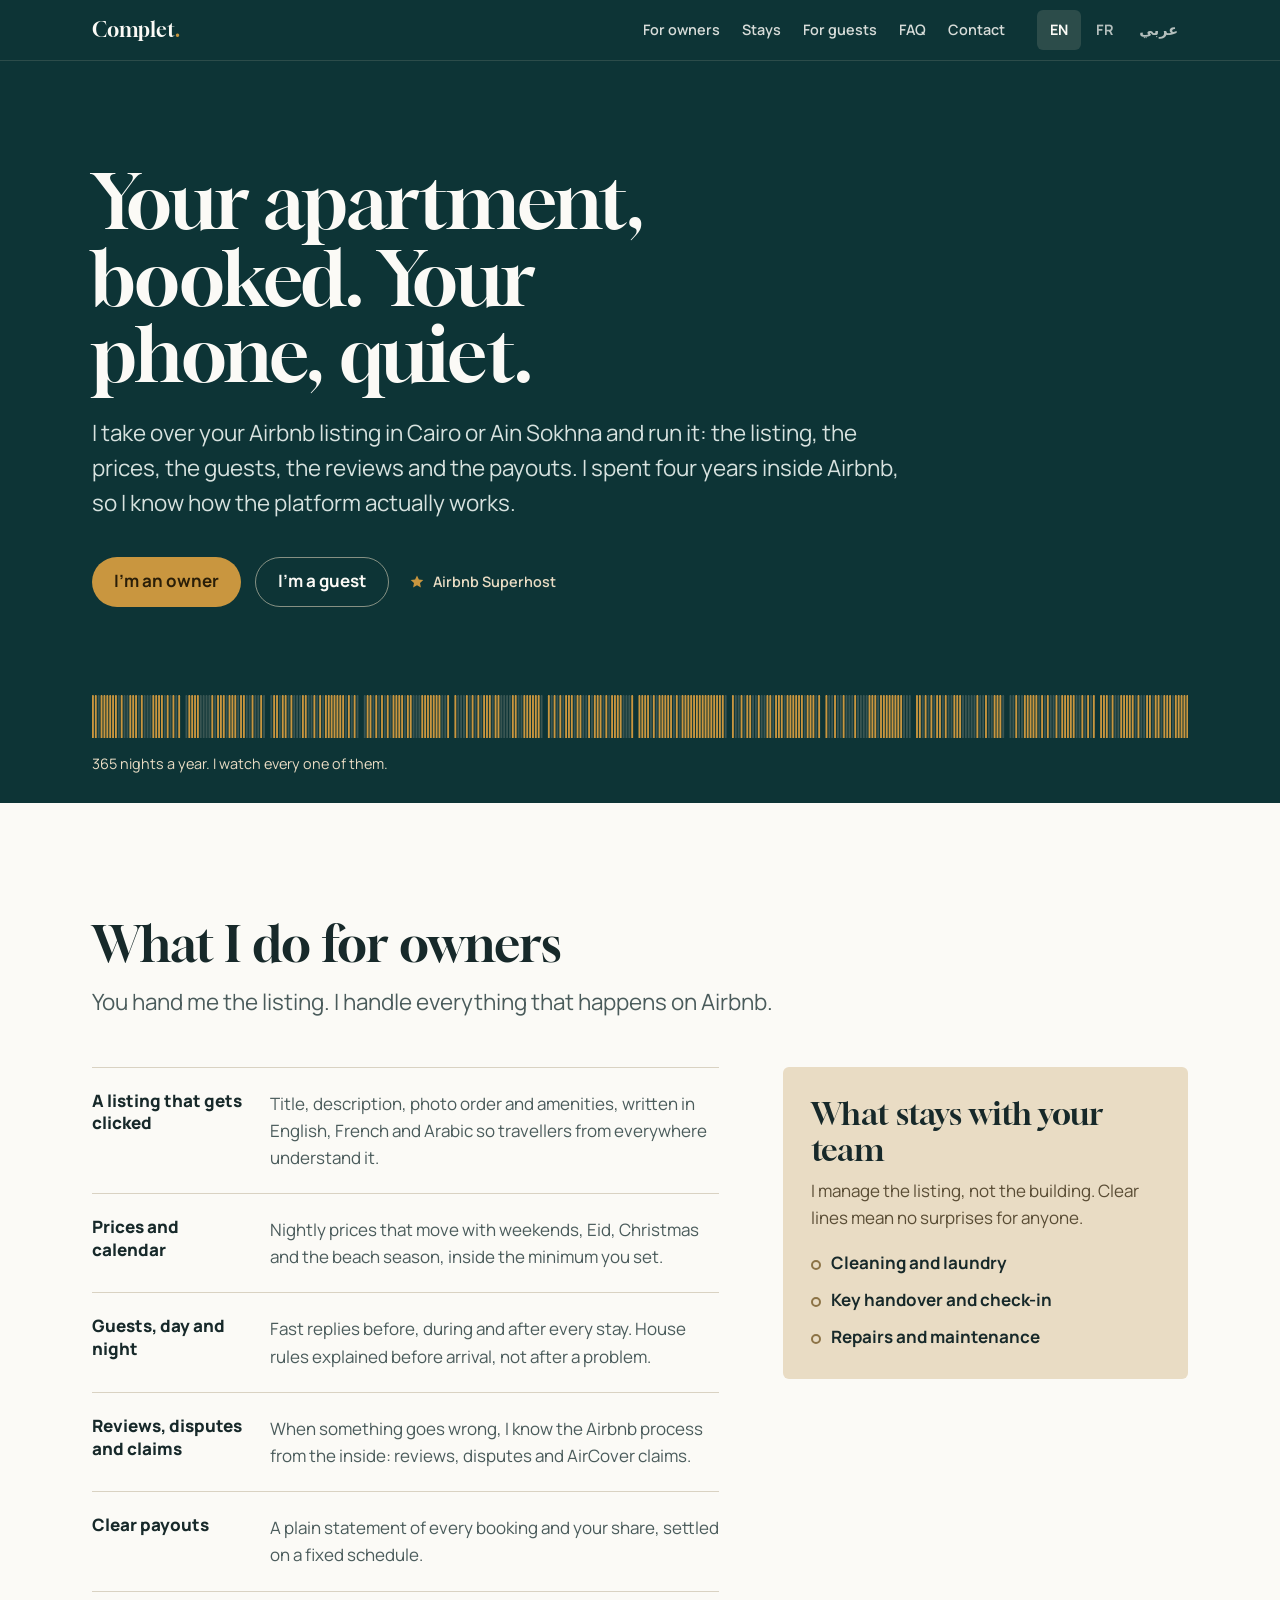
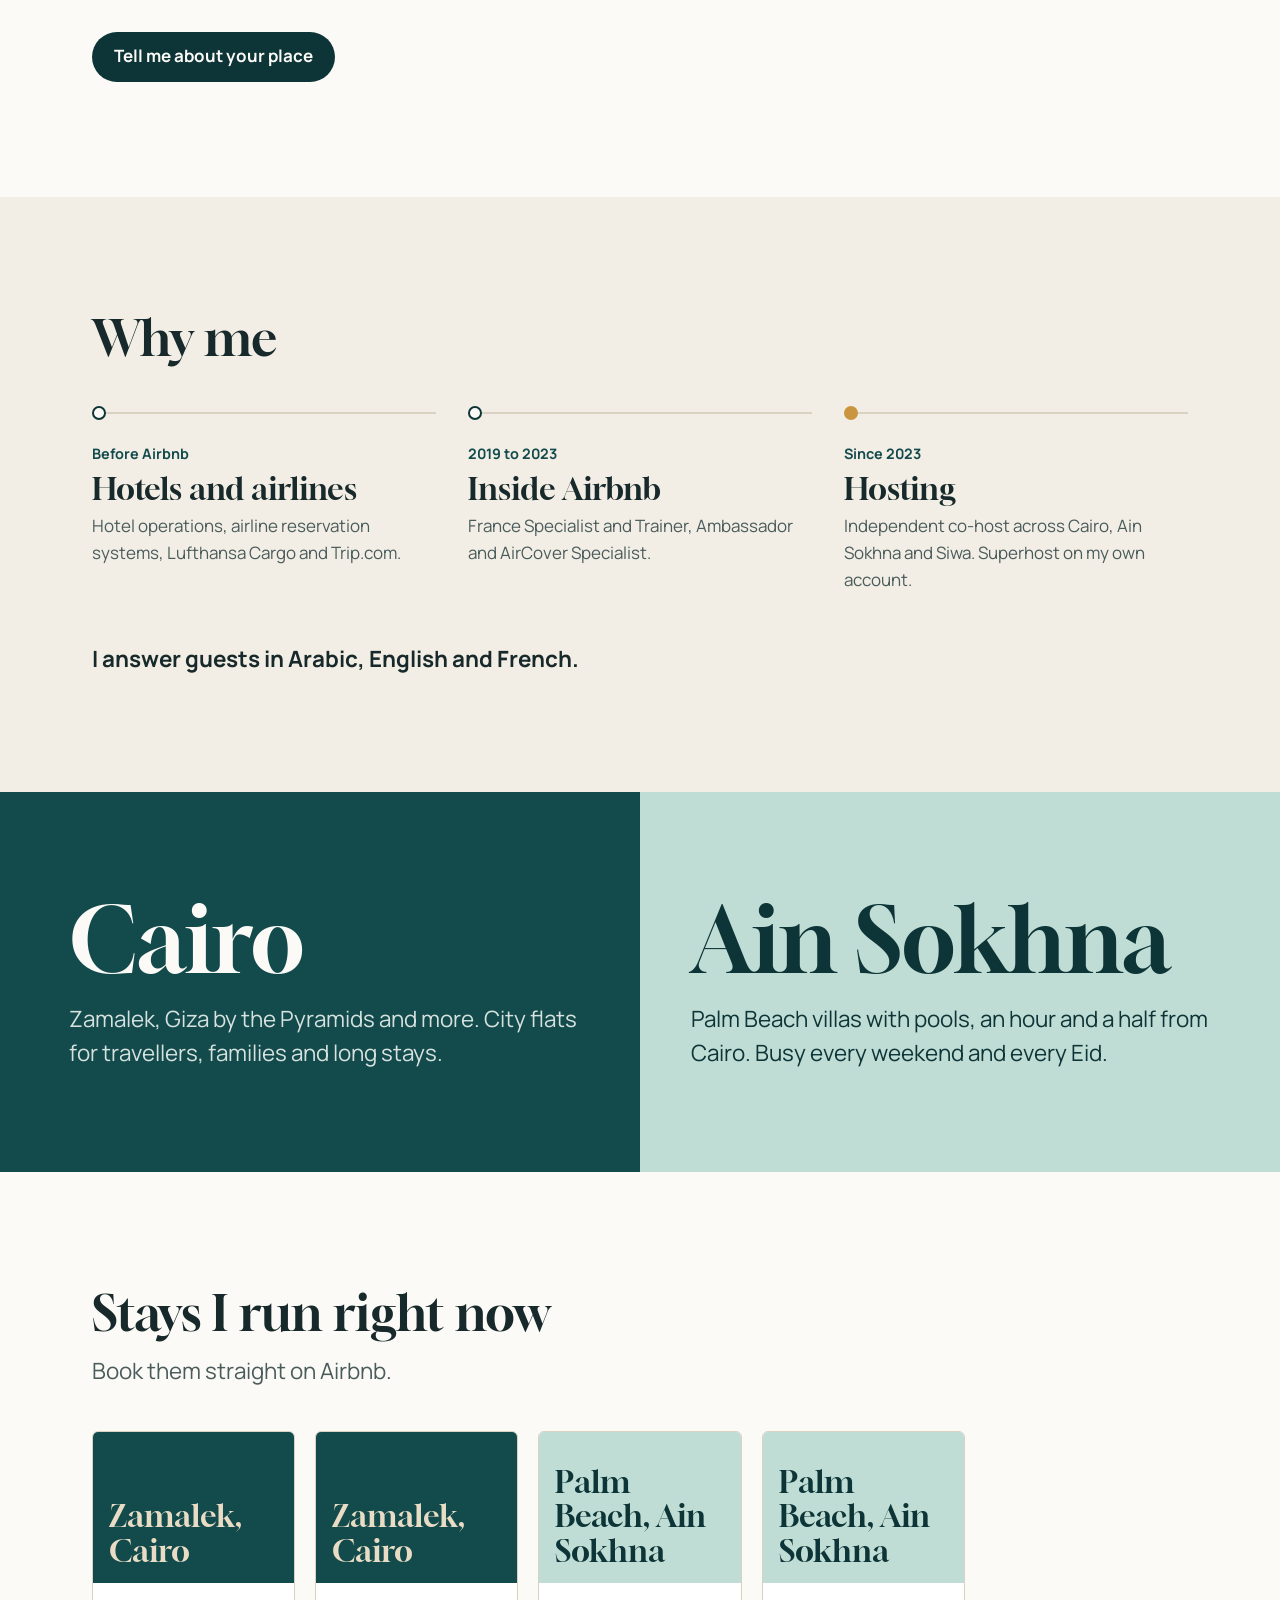
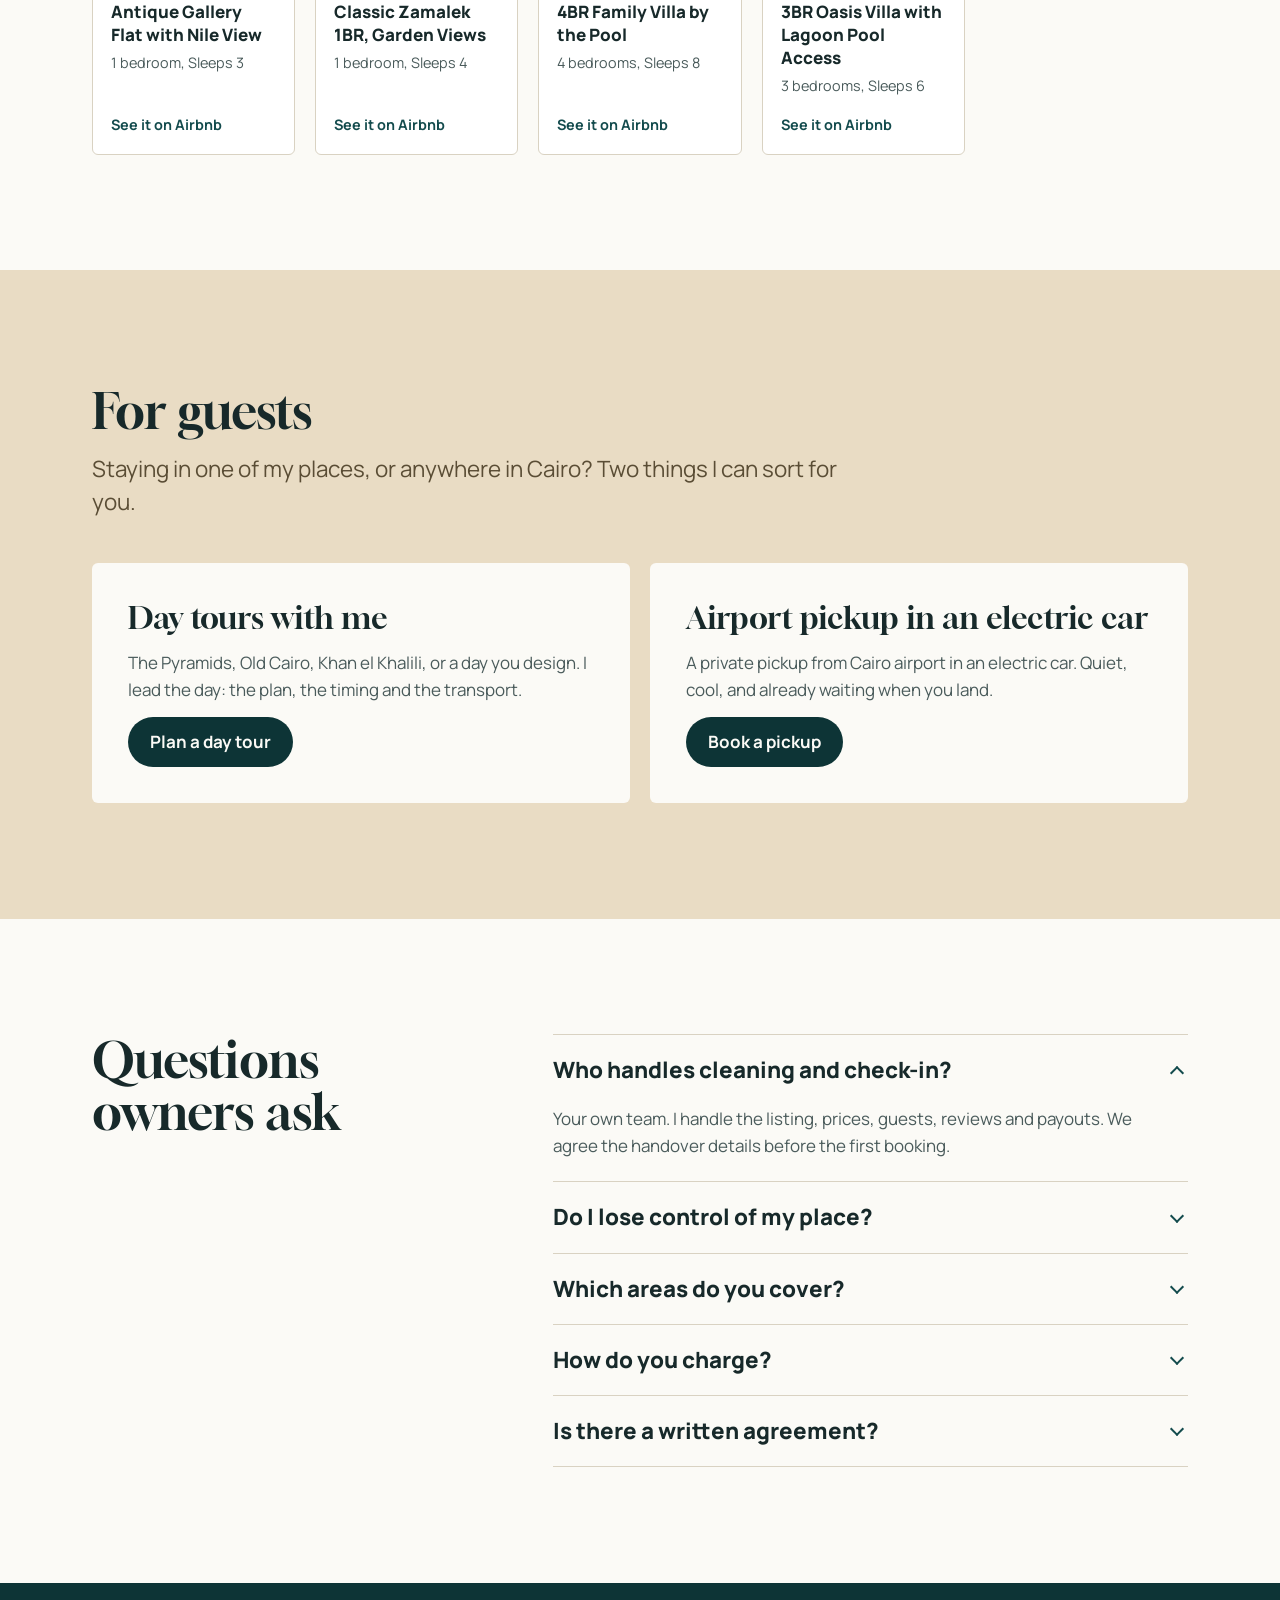
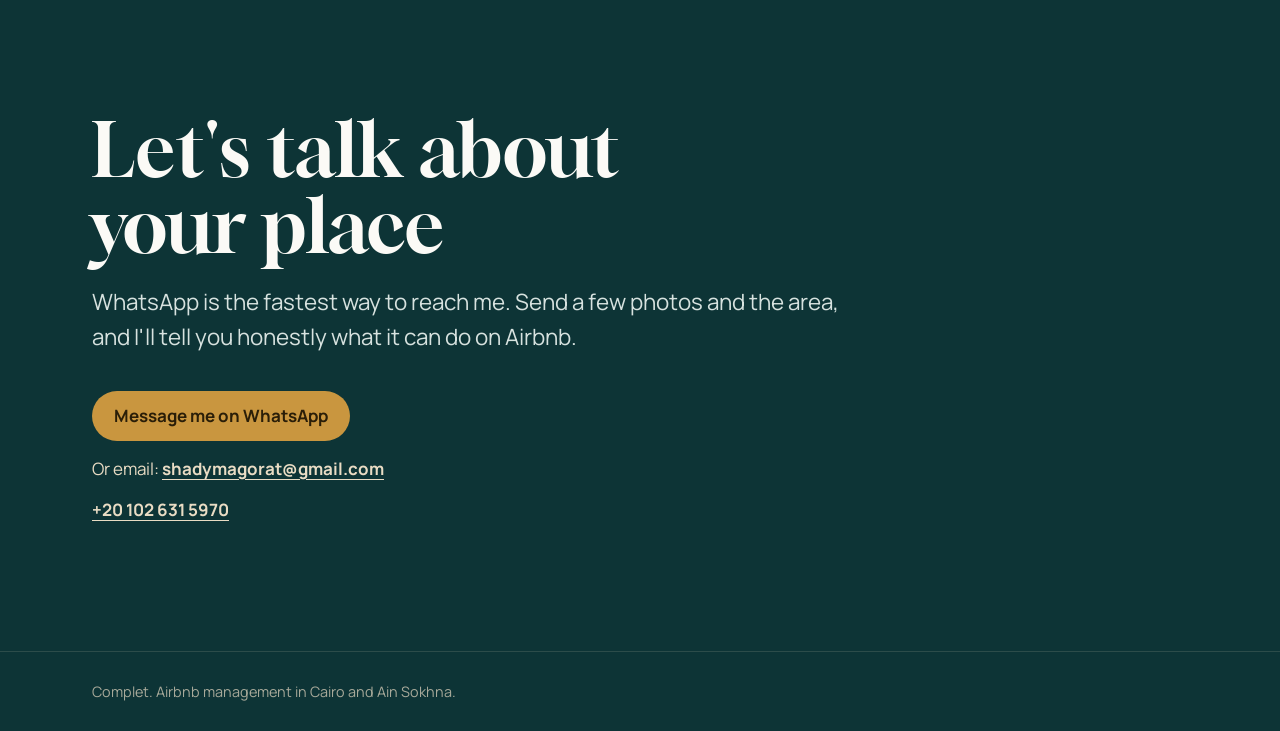
<file: index.html>
<!doctype html>
<html lang="en" dir="ltr">
<head>
<meta charset="utf-8">
<meta name="viewport" content="width=device-width, initial-scale=1">
<title>Complet | Airbnb management in Cairo and Ain Sokhna</title>
<meta name="description" content="I take over your Airbnb listing in Cairo or Ain Sokhna: listing, pricing, guests, reviews and payouts. Former Airbnb specialist, now a Superhost.">
<link rel="canonical" href="https://shadymagorat-tech.github.io/shady-magora-365/">
<link rel="alternate" hreflang="en" href="https://shadymagorat-tech.github.io/shady-magora-365/">
<link rel="alternate" hreflang="fr" href="https://shadymagorat-tech.github.io/shady-magora-365/fr/">
<link rel="alternate" hreflang="ar" href="https://shadymagorat-tech.github.io/shady-magora-365/ar/">
<link rel="alternate" hreflang="x-default" href="https://shadymagorat-tech.github.io/shady-magora-365/">
<meta property="og:type" content="website">
<meta property="og:site_name" content="Complet">
<meta property="og:title" content="Complet">
<meta property="og:description" content="Your apartment, booked. Your phone, quiet. Airbnb management in Cairo and Ain Sokhna.">
<meta property="og:url" content="https://shadymagorat-tech.github.io/shady-magora-365/">
<meta property="og:image" content="https://shadymagorat-tech.github.io/shady-magora-365/assets/og.png">
<meta property="og:image:width" content="1200">
<meta property="og:image:height" content="630">
<meta property="og:locale" content="en_US">
<meta name="twitter:card" content="summary_large_image">
<meta name="twitter:title" content="Complet">
<meta name="twitter:description" content="Your apartment, booked. Your phone, quiet. Airbnb management in Cairo and Ain Sokhna.">
<meta name="twitter:image" content="https://shadymagorat-tech.github.io/shady-magora-365/assets/og.png">
<meta name="theme-color" content="#0D3436">
<link rel="icon" href="./assets/favicon.svg" type="image/svg+xml">
<link rel="preconnect" href="https://fonts.googleapis.com">
<link rel="preconnect" href="https://fonts.gstatic.com" crossorigin>
<link rel="preload" as="style" href="https://fonts.googleapis.com/css2?family=Gloock&amp;family=Manrope:wght@400;600;700;800&amp;display=swap">
<link rel="stylesheet" href="https://fonts.googleapis.com/css2?family=Gloock&amp;family=Manrope:wght@400;600;700;800&amp;display=swap" media="print" onload="this.media='all'">
<noscript><link rel="stylesheet" href="https://fonts.googleapis.com/css2?family=Gloock&amp;family=Manrope:wght@400;600;700;800&amp;display=swap"></noscript>
<link rel="stylesheet" href="./assets/style.css">
<script>try{var l=localStorage.getItem('sm365-lang');if(l==='fr'||l==='ar'){location.replace(l+'/'+location.hash)}}catch(e){}</script>
<script type="application/ld+json">{"@context": "https://schema.org", "@type": "LocalBusiness", "name": "Complet", "description": "I take over your Airbnb listing in Cairo or Ain Sokhna: listing, pricing, guests, reviews and payouts. Former Airbnb specialist, now a Superhost.", "url": "https://shadymagorat-tech.github.io/shady-magora-365/", "image": "https://shadymagorat-tech.github.io/shady-magora-365/assets/og.png", "telephone": "+20 102 631 5970", "email": "shadymagorat@gmail.com", "founder": {"@type": "Person", "name": "Shady Magora"}, "address": {"@type": "PostalAddress", "addressLocality": "Cairo", "addressCountry": "EG"}, "areaServed": [{"@type": "City", "name": "Cairo"}, {"@type": "Place", "name": "Ain Sokhna"}], "knowsLanguage": ["ar", "en", "fr"]}</script>
</head>
<body>
<a class="skip" href="#main">Skip to content</a>

<header class="top">
  <div class="wrap top__in">
    <a class="mark" href="./"><span class="mark__name">Complet</span><span class="mark__num">.</span></a>
    <nav class="nav" aria-label="Main">
      <a href="#owners">For owners</a>
      <a href="#stays">Stays</a>
      <a href="#guests">For guests</a>
      <a href="#faq">FAQ</a>
      <a href="#contact">Contact</a>
    </nav>
    <div class="langs" role="group" aria-label="Language">
      <a href="./" data-lang="en" lang="en" aria-current="page">EN</a>
      <a href="./fr/" data-lang="fr" lang="fr" >FR</a>
      <a href="./ar/" data-lang="ar" lang="ar" >عربي</a>
    </div>
  </div>
</header>

<main id="main">

<section class="hero">
  <div class="wrap hero__in">
    <h1 class="hero__title">Your apartment, booked. Your phone, quiet.</h1>
    <p class="hero__sub">I take over your Airbnb listing in Cairo or Ain Sokhna and run it: the listing, the prices, the guests, the reviews and the payouts. I spent four years inside Airbnb, so I know how the platform actually works.</p>
    <div class="hero__actions">
      <a class="btn btn--brass" href="#owners">I&#39;m an owner</a>
      <a class="btn btn--ghost" href="#guests">I&#39;m a guest</a>
      <span class="badge"><svg aria-hidden="true" viewBox="0 0 16 16" width="16" height="16"><path d="M8 1.5l1.9 4 4.4.5-3.3 3 .9 4.4L8 11.2 4.1 13.4l.9-4.4-3.3-3 4.4-.5z" fill="currentColor"/></svg>Airbnb Superhost</span>
    </div>
  </div>
  <figure class="ribbon wrap">
    <svg viewBox="0 0 1754 34" preserveAspectRatio="none" role="img" aria-label="A year of nights on the calendar" focusable="false"><g class="open"><rect x="9.2" y="0" width="3" height="34" rx="1"/><rect x="41.4" y="0" width="3" height="34" rx="1"/><rect x="50.6" y="0" width="3" height="34" rx="1"/><rect x="55.2" y="0" width="3" height="34" rx="1"/><rect x="73.6" y="0" width="3" height="34" rx="1"/><rect x="82.8" y="0" width="3" height="34" rx="1"/><rect x="87.4" y="0" width="3" height="34" rx="1"/><rect x="92.0" y="0" width="3" height="34" rx="1"/><rect x="115.0" y="0" width="3" height="34" rx="1"/><rect x="124.2" y="0" width="3" height="34" rx="1"/><rect x="133.4" y="0" width="3" height="34" rx="1"/><rect x="149.6" y="0" width="3" height="34" rx="1"/><rect x="172.6" y="0" width="3" height="34" rx="1"/><rect x="177.2" y="0" width="3" height="34" rx="1"/><rect x="181.8" y="0" width="3" height="34" rx="1"/><rect x="186.4" y="0" width="3" height="34" rx="1"/><rect x="195.6" y="0" width="3" height="34" rx="1"/><rect x="214.0" y="0" width="3" height="34" rx="1"/><rect x="232.4" y="0" width="3" height="34" rx="1"/><rect x="246.2" y="0" width="3" height="34" rx="1"/><rect x="250.8" y="0" width="3" height="34" rx="1"/><rect x="260.0" y="0" width="3" height="34" rx="1"/><rect x="264.6" y="0" width="3" height="34" rx="1"/><rect x="273.8" y="0" width="3" height="34" rx="1"/><rect x="285.4" y="0" width="3" height="34" rx="1"/><rect x="299.2" y="0" width="3" height="34" rx="1"/><rect x="313.0" y="0" width="3" height="34" rx="1"/><rect x="322.2" y="0" width="3" height="34" rx="1"/><rect x="326.8" y="0" width="3" height="34" rx="1"/><rect x="331.4" y="0" width="3" height="34" rx="1"/><rect x="345.2" y="0" width="3" height="34" rx="1"/><rect x="349.8" y="0" width="3" height="34" rx="1"/><rect x="359.0" y="0" width="3" height="34" rx="1"/><rect x="368.2" y="0" width="3" height="34" rx="1"/><rect x="405.0" y="0" width="3" height="34" rx="1"/><rect x="414.2" y="0" width="3" height="34" rx="1"/><rect x="423.4" y="0" width="3" height="34" rx="1"/><rect x="435.0" y="0" width="3" height="34" rx="1"/><rect x="448.8" y="0" width="3" height="34" rx="1"/><rect x="458.0" y="0" width="3" height="34" rx="1"/><rect x="467.2" y="0" width="3" height="34" rx="1"/><rect x="476.4" y="0" width="3" height="34" rx="1"/><rect x="499.4" y="0" width="3" height="34" rx="1"/><rect x="513.2" y="0" width="3" height="34" rx="1"/><rect x="517.8" y="0" width="3" height="34" rx="1"/><rect x="522.4" y="0" width="3" height="34" rx="1"/><rect x="559.2" y="0" width="3" height="34" rx="1"/><rect x="563.8" y="0" width="3" height="34" rx="1"/><rect x="584.6" y="0" width="3" height="34" rx="1"/><rect x="589.2" y="0" width="3" height="34" rx="1"/><rect x="593.8" y="0" width="3" height="34" rx="1"/><rect x="603.0" y="0" width="3" height="34" rx="1"/><rect x="612.2" y="0" width="3" height="34" rx="1"/><rect x="621.4" y="0" width="3" height="34" rx="1"/><rect x="639.8" y="0" width="3" height="34" rx="1"/><rect x="653.6" y="0" width="3" height="34" rx="1"/><rect x="658.2" y="0" width="3" height="34" rx="1"/><rect x="662.8" y="0" width="3" height="34" rx="1"/><rect x="667.4" y="0" width="3" height="34" rx="1"/><rect x="681.2" y="0" width="3" height="34" rx="1"/><rect x="685.8" y="0" width="3" height="34" rx="1"/><rect x="718.0" y="0" width="3" height="34" rx="1"/><rect x="734.2" y="0" width="3" height="34" rx="1"/><rect x="743.4" y="0" width="3" height="34" rx="1"/><rect x="752.6" y="0" width="3" height="34" rx="1"/><rect x="771.0" y="0" width="3" height="34" rx="1"/><rect x="784.8" y="0" width="3" height="34" rx="1"/><rect x="789.4" y="0" width="3" height="34" rx="1"/><rect x="798.6" y="0" width="3" height="34" rx="1"/><rect x="817.0" y="0" width="3" height="34" rx="1"/><rect x="826.2" y="0" width="3" height="34" rx="1"/><rect x="849.2" y="0" width="3" height="34" rx="1"/><rect x="853.8" y="0" width="3" height="34" rx="1"/><rect x="858.4" y="0" width="3" height="34" rx="1"/><rect x="893.0" y="0" width="3" height="34" rx="1"/><rect x="902.2" y="0" width="3" height="34" rx="1"/><rect x="929.8" y="0" width="3" height="34" rx="1"/><rect x="939.0" y="0" width="3" height="34" rx="1"/><rect x="1012.6" y="0" width="3" height="34" rx="1"/><rect x="1028.8" y="0" width="3" height="34" rx="1"/><rect x="1033.4" y="0" width="3" height="34" rx="1"/><rect x="1042.6" y="0" width="3" height="34" rx="1"/><rect x="1056.4" y="0" width="3" height="34" rx="1"/><rect x="1061.0" y="0" width="3" height="34" rx="1"/><rect x="1070.2" y="0" width="3" height="34" rx="1"/><rect x="1074.8" y="0" width="3" height="34" rx="1"/><rect x="1088.6" y="0" width="3" height="34" rx="1"/><rect x="1107.0" y="0" width="3" height="34" rx="1"/><rect x="1139.2" y="0" width="3" height="34" rx="1"/><rect x="1157.6" y="0" width="3" height="34" rx="1"/><rect x="1178.4" y="0" width="3" height="34" rx="1"/><rect x="1183.0" y="0" width="3" height="34" rx="1"/><rect x="1192.2" y="0" width="3" height="34" rx="1"/><rect x="1196.8" y="0" width="3" height="34" rx="1"/><rect x="1206.0" y="0" width="3" height="34" rx="1"/><rect x="1210.6" y="0" width="3" height="34" rx="1"/><rect x="1215.2" y="0" width="3" height="34" rx="1"/><rect x="1224.4" y="0" width="3" height="34" rx="1"/><rect x="1229.0" y="0" width="3" height="34" rx="1"/><rect x="1233.6" y="0" width="3" height="34" rx="1"/><rect x="1238.2" y="0" width="3" height="34" rx="1"/><rect x="1256.6" y="0" width="3" height="34" rx="1"/><rect x="1298.0" y="0" width="3" height="34" rx="1"/><rect x="1302.6" y="0" width="3" height="34" rx="1"/><rect x="1307.2" y="0" width="3" height="34" rx="1"/><rect x="1328.0" y="0" width="3" height="34" rx="1"/><rect x="1337.2" y="0" width="3" height="34" rx="1"/><rect x="1346.4" y="0" width="3" height="34" rx="1"/><rect x="1360.2" y="0" width="3" height="34" rx="1"/><rect x="1369.4" y="0" width="3" height="34" rx="1"/><rect x="1374.0" y="0" width="3" height="34" rx="1"/><rect x="1392.4" y="0" width="3" height="34" rx="1"/><rect x="1397.0" y="0" width="3" height="34" rx="1"/><rect x="1401.6" y="0" width="3" height="34" rx="1"/><rect x="1406.2" y="0" width="3" height="34" rx="1"/><rect x="1410.8" y="0" width="3" height="34" rx="1"/><rect x="1420.0" y="0" width="3" height="34" rx="1"/><rect x="1424.6" y="0" width="3" height="34" rx="1"/><rect x="1433.8" y="0" width="3" height="34" rx="1"/><rect x="1438.4" y="0" width="3" height="34" rx="1"/><rect x="1456.8" y="0" width="3" height="34" rx="1"/><rect x="1468.4" y="0" width="3" height="34" rx="1"/><rect x="1473.0" y="0" width="3" height="34" rx="1"/><rect x="1482.2" y="0" width="3" height="34" rx="1"/><rect x="1486.8" y="0" width="3" height="34" rx="1"/><rect x="1514.4" y="0" width="3" height="34" rx="1"/><rect x="1523.6" y="0" width="3" height="34" rx="1"/><rect x="1532.8" y="0" width="3" height="34" rx="1"/><rect x="1537.4" y="0" width="3" height="34" rx="1"/><rect x="1546.6" y="0" width="3" height="34" rx="1"/><rect x="1574.2" y="0" width="3" height="34" rx="1"/><rect x="1578.8" y="0" width="3" height="34" rx="1"/><rect x="1588.0" y="0" width="3" height="34" rx="1"/><rect x="1597.2" y="0" width="3" height="34" rx="1"/><rect x="1627.2" y="0" width="3" height="34" rx="1"/><rect x="1636.4" y="0" width="3" height="34" rx="1"/><rect x="1641.0" y="0" width="3" height="34" rx="1"/><rect x="1668.6" y="0" width="3" height="34" rx="1"/><rect x="1677.8" y="0" width="3" height="34" rx="1"/><rect x="1682.4" y="0" width="3" height="34" rx="1"/><rect x="1696.2" y="0" width="3" height="34" rx="1"/><rect x="1710.0" y="0" width="3" height="34" rx="1"/><rect x="1728.4" y="0" width="3" height="34" rx="1"/></g><g class="booked"><rect x="0.0" y="0" width="3" height="34" rx="1"/><rect x="4.6" y="0" width="3" height="34" rx="1"/><rect x="13.8" y="0" width="3" height="34" rx="1"/><rect x="18.4" y="0" width="3" height="34" rx="1"/><rect x="23.0" y="0" width="3" height="34" rx="1"/><rect x="27.6" y="0" width="3" height="34" rx="1"/><rect x="32.2" y="0" width="3" height="34" rx="1"/><rect x="36.8" y="0" width="3" height="34" rx="1"/><rect x="46.0" y="0" width="3" height="34" rx="1"/><rect x="59.8" y="0" width="3" height="34" rx="1"/><rect x="64.4" y="0" width="3" height="34" rx="1"/><rect x="69.0" y="0" width="3" height="34" rx="1"/><rect x="78.2" y="0" width="3" height="34" rx="1"/><rect x="96.6" y="0" width="3" height="34" rx="1"/><rect x="101.2" y="0" width="3" height="34" rx="1"/><rect x="105.8" y="0" width="3" height="34" rx="1"/><rect x="110.4" y="0" width="3" height="34" rx="1"/><rect x="119.6" y="0" width="3" height="34" rx="1"/><rect x="128.8" y="0" width="3" height="34" rx="1"/><rect x="138.0" y="0" width="3" height="34" rx="1"/><rect x="154.2" y="0" width="3" height="34" rx="1"/><rect x="158.8" y="0" width="3" height="34" rx="1"/><rect x="163.4" y="0" width="3" height="34" rx="1"/><rect x="168.0" y="0" width="3" height="34" rx="1"/><rect x="191.0" y="0" width="3" height="34" rx="1"/><rect x="200.2" y="0" width="3" height="34" rx="1"/><rect x="204.8" y="0" width="3" height="34" rx="1"/><rect x="209.4" y="0" width="3" height="34" rx="1"/><rect x="218.6" y="0" width="3" height="34" rx="1"/><rect x="223.2" y="0" width="3" height="34" rx="1"/><rect x="227.8" y="0" width="3" height="34" rx="1"/><rect x="237.0" y="0" width="3" height="34" rx="1"/><rect x="241.6" y="0" width="3" height="34" rx="1"/><rect x="255.4" y="0" width="3" height="34" rx="1"/><rect x="269.2" y="0" width="3" height="34" rx="1"/><rect x="290.0" y="0" width="3" height="34" rx="1"/><rect x="294.6" y="0" width="3" height="34" rx="1"/><rect x="303.8" y="0" width="3" height="34" rx="1"/><rect x="308.4" y="0" width="3" height="34" rx="1"/><rect x="317.6" y="0" width="3" height="34" rx="1"/><rect x="336.0" y="0" width="3" height="34" rx="1"/><rect x="340.6" y="0" width="3" height="34" rx="1"/><rect x="354.4" y="0" width="3" height="34" rx="1"/><rect x="363.6" y="0" width="3" height="34" rx="1"/><rect x="372.8" y="0" width="3" height="34" rx="1"/><rect x="377.4" y="0" width="3" height="34" rx="1"/><rect x="382.0" y="0" width="3" height="34" rx="1"/><rect x="386.6" y="0" width="3" height="34" rx="1"/><rect x="391.2" y="0" width="3" height="34" rx="1"/><rect x="395.8" y="0" width="3" height="34" rx="1"/><rect x="400.4" y="0" width="3" height="34" rx="1"/><rect x="409.6" y="0" width="3" height="34" rx="1"/><rect x="418.8" y="0" width="3" height="34" rx="1"/><rect x="439.6" y="0" width="3" height="34" rx="1"/><rect x="444.2" y="0" width="3" height="34" rx="1"/><rect x="453.4" y="0" width="3" height="34" rx="1"/><rect x="462.6" y="0" width="3" height="34" rx="1"/><rect x="471.8" y="0" width="3" height="34" rx="1"/><rect x="481.0" y="0" width="3" height="34" rx="1"/><rect x="485.6" y="0" width="3" height="34" rx="1"/><rect x="490.2" y="0" width="3" height="34" rx="1"/><rect x="494.8" y="0" width="3" height="34" rx="1"/><rect x="504.0" y="0" width="3" height="34" rx="1"/><rect x="508.6" y="0" width="3" height="34" rx="1"/><rect x="527.0" y="0" width="3" height="34" rx="1"/><rect x="531.6" y="0" width="3" height="34" rx="1"/><rect x="536.2" y="0" width="3" height="34" rx="1"/><rect x="540.8" y="0" width="3" height="34" rx="1"/><rect x="545.4" y="0" width="3" height="34" rx="1"/><rect x="550.0" y="0" width="3" height="34" rx="1"/><rect x="554.6" y="0" width="3" height="34" rx="1"/><rect x="568.4" y="0" width="3" height="34" rx="1"/><rect x="580.0" y="0" width="3" height="34" rx="1"/><rect x="598.4" y="0" width="3" height="34" rx="1"/><rect x="607.6" y="0" width="3" height="34" rx="1"/><rect x="616.8" y="0" width="3" height="34" rx="1"/><rect x="626.0" y="0" width="3" height="34" rx="1"/><rect x="630.6" y="0" width="3" height="34" rx="1"/><rect x="635.2" y="0" width="3" height="34" rx="1"/><rect x="644.4" y="0" width="3" height="34" rx="1"/><rect x="649.0" y="0" width="3" height="34" rx="1"/><rect x="672.0" y="0" width="3" height="34" rx="1"/><rect x="676.6" y="0" width="3" height="34" rx="1"/><rect x="690.4" y="0" width="3" height="34" rx="1"/><rect x="695.0" y="0" width="3" height="34" rx="1"/><rect x="699.6" y="0" width="3" height="34" rx="1"/><rect x="704.2" y="0" width="3" height="34" rx="1"/><rect x="708.8" y="0" width="3" height="34" rx="1"/><rect x="713.4" y="0" width="3" height="34" rx="1"/><rect x="729.6" y="0" width="3" height="34" rx="1"/><rect x="738.8" y="0" width="3" height="34" rx="1"/><rect x="748.0" y="0" width="3" height="34" rx="1"/><rect x="757.2" y="0" width="3" height="34" rx="1"/><rect x="761.8" y="0" width="3" height="34" rx="1"/><rect x="766.4" y="0" width="3" height="34" rx="1"/><rect x="775.6" y="0" width="3" height="34" rx="1"/><rect x="780.2" y="0" width="3" height="34" rx="1"/><rect x="794.0" y="0" width="3" height="34" rx="1"/><rect x="803.2" y="0" width="3" height="34" rx="1"/><rect x="807.8" y="0" width="3" height="34" rx="1"/><rect x="812.4" y="0" width="3" height="34" rx="1"/><rect x="821.6" y="0" width="3" height="34" rx="1"/><rect x="830.8" y="0" width="3" height="34" rx="1"/><rect x="835.4" y="0" width="3" height="34" rx="1"/><rect x="840.0" y="0" width="3" height="34" rx="1"/><rect x="844.6" y="0" width="3" height="34" rx="1"/><rect x="863.0" y="0" width="3" height="34" rx="1"/><rect x="874.6" y="0" width="3" height="34" rx="1"/><rect x="879.2" y="0" width="3" height="34" rx="1"/><rect x="883.8" y="0" width="3" height="34" rx="1"/><rect x="888.4" y="0" width="3" height="34" rx="1"/><rect x="897.6" y="0" width="3" height="34" rx="1"/><rect x="906.8" y="0" width="3" height="34" rx="1"/><rect x="911.4" y="0" width="3" height="34" rx="1"/><rect x="916.0" y="0" width="3" height="34" rx="1"/><rect x="920.6" y="0" width="3" height="34" rx="1"/><rect x="925.2" y="0" width="3" height="34" rx="1"/><rect x="934.4" y="0" width="3" height="34" rx="1"/><rect x="943.6" y="0" width="3" height="34" rx="1"/><rect x="948.2" y="0" width="3" height="34" rx="1"/><rect x="952.8" y="0" width="3" height="34" rx="1"/><rect x="957.4" y="0" width="3" height="34" rx="1"/><rect x="962.0" y="0" width="3" height="34" rx="1"/><rect x="966.6" y="0" width="3" height="34" rx="1"/><rect x="971.2" y="0" width="3" height="34" rx="1"/><rect x="975.8" y="0" width="3" height="34" rx="1"/><rect x="980.4" y="0" width="3" height="34" rx="1"/><rect x="985.0" y="0" width="3" height="34" rx="1"/><rect x="989.6" y="0" width="3" height="34" rx="1"/><rect x="994.2" y="0" width="3" height="34" rx="1"/><rect x="998.8" y="0" width="3" height="34" rx="1"/><rect x="1003.4" y="0" width="3" height="34" rx="1"/><rect x="1008.0" y="0" width="3" height="34" rx="1"/><rect x="1024.2" y="0" width="3" height="34" rx="1"/><rect x="1038.0" y="0" width="3" height="34" rx="1"/><rect x="1047.2" y="0" width="3" height="34" rx="1"/><rect x="1051.8" y="0" width="3" height="34" rx="1"/><rect x="1065.6" y="0" width="3" height="34" rx="1"/><rect x="1079.4" y="0" width="3" height="34" rx="1"/><rect x="1084.0" y="0" width="3" height="34" rx="1"/><rect x="1093.2" y="0" width="3" height="34" rx="1"/><rect x="1097.8" y="0" width="3" height="34" rx="1"/><rect x="1102.4" y="0" width="3" height="34" rx="1"/><rect x="1111.6" y="0" width="3" height="34" rx="1"/><rect x="1116.2" y="0" width="3" height="34" rx="1"/><rect x="1120.8" y="0" width="3" height="34" rx="1"/><rect x="1125.4" y="0" width="3" height="34" rx="1"/><rect x="1130.0" y="0" width="3" height="34" rx="1"/><rect x="1134.6" y="0" width="3" height="34" rx="1"/><rect x="1143.8" y="0" width="3" height="34" rx="1"/><rect x="1148.4" y="0" width="3" height="34" rx="1"/><rect x="1153.0" y="0" width="3" height="34" rx="1"/><rect x="1162.2" y="0" width="3" height="34" rx="1"/><rect x="1173.8" y="0" width="3" height="34" rx="1"/><rect x="1187.6" y="0" width="3" height="34" rx="1"/><rect x="1201.4" y="0" width="3" height="34" rx="1"/><rect x="1219.8" y="0" width="3" height="34" rx="1"/><rect x="1242.8" y="0" width="3" height="34" rx="1"/><rect x="1247.4" y="0" width="3" height="34" rx="1"/><rect x="1252.0" y="0" width="3" height="34" rx="1"/><rect x="1261.2" y="0" width="3" height="34" rx="1"/><rect x="1265.8" y="0" width="3" height="34" rx="1"/><rect x="1270.4" y="0" width="3" height="34" rx="1"/><rect x="1275.0" y="0" width="3" height="34" rx="1"/><rect x="1279.6" y="0" width="3" height="34" rx="1"/><rect x="1284.2" y="0" width="3" height="34" rx="1"/><rect x="1288.8" y="0" width="3" height="34" rx="1"/><rect x="1293.4" y="0" width="3" height="34" rx="1"/><rect x="1318.8" y="0" width="3" height="34" rx="1"/><rect x="1323.4" y="0" width="3" height="34" rx="1"/><rect x="1332.6" y="0" width="3" height="34" rx="1"/><rect x="1341.8" y="0" width="3" height="34" rx="1"/><rect x="1351.0" y="0" width="3" height="34" rx="1"/><rect x="1355.6" y="0" width="3" height="34" rx="1"/><rect x="1364.8" y="0" width="3" height="34" rx="1"/><rect x="1378.6" y="0" width="3" height="34" rx="1"/><rect x="1383.2" y="0" width="3" height="34" rx="1"/><rect x="1387.8" y="0" width="3" height="34" rx="1"/><rect x="1415.4" y="0" width="3" height="34" rx="1"/><rect x="1429.2" y="0" width="3" height="34" rx="1"/><rect x="1443.0" y="0" width="3" height="34" rx="1"/><rect x="1447.6" y="0" width="3" height="34" rx="1"/><rect x="1452.2" y="0" width="3" height="34" rx="1"/><rect x="1477.6" y="0" width="3" height="34" rx="1"/><rect x="1491.4" y="0" width="3" height="34" rx="1"/><rect x="1496.0" y="0" width="3" height="34" rx="1"/><rect x="1500.6" y="0" width="3" height="34" rx="1"/><rect x="1505.2" y="0" width="3" height="34" rx="1"/><rect x="1509.8" y="0" width="3" height="34" rx="1"/><rect x="1519.0" y="0" width="3" height="34" rx="1"/><rect x="1528.2" y="0" width="3" height="34" rx="1"/><rect x="1542.0" y="0" width="3" height="34" rx="1"/><rect x="1551.2" y="0" width="3" height="34" rx="1"/><rect x="1555.8" y="0" width="3" height="34" rx="1"/><rect x="1560.4" y="0" width="3" height="34" rx="1"/><rect x="1565.0" y="0" width="3" height="34" rx="1"/><rect x="1569.6" y="0" width="3" height="34" rx="1"/><rect x="1583.4" y="0" width="3" height="34" rx="1"/><rect x="1592.6" y="0" width="3" height="34" rx="1"/><rect x="1601.8" y="0" width="3" height="34" rx="1"/><rect x="1613.4" y="0" width="3" height="34" rx="1"/><rect x="1618.0" y="0" width="3" height="34" rx="1"/><rect x="1622.6" y="0" width="3" height="34" rx="1"/><rect x="1631.8" y="0" width="3" height="34" rx="1"/><rect x="1645.6" y="0" width="3" height="34" rx="1"/><rect x="1650.2" y="0" width="3" height="34" rx="1"/><rect x="1654.8" y="0" width="3" height="34" rx="1"/><rect x="1659.4" y="0" width="3" height="34" rx="1"/><rect x="1664.0" y="0" width="3" height="34" rx="1"/><rect x="1673.2" y="0" width="3" height="34" rx="1"/><rect x="1687.0" y="0" width="3" height="34" rx="1"/><rect x="1691.6" y="0" width="3" height="34" rx="1"/><rect x="1700.8" y="0" width="3" height="34" rx="1"/><rect x="1705.4" y="0" width="3" height="34" rx="1"/><rect x="1714.6" y="0" width="3" height="34" rx="1"/><rect x="1719.2" y="0" width="3" height="34" rx="1"/><rect x="1723.8" y="0" width="3" height="34" rx="1"/><rect x="1733.0" y="0" width="3" height="34" rx="1"/><rect x="1737.6" y="0" width="3" height="34" rx="1"/><rect x="1742.2" y="0" width="3" height="34" rx="1"/><rect x="1746.8" y="0" width="3" height="34" rx="1"/><rect x="1751.4" y="0" width="3" height="34" rx="1"/></g></svg>
    <figcaption>365 nights a year. I watch every one of them.</figcaption>
  </figure>
</section>

<section id="owners" class="sec owners">
  <div class="wrap">
    <h2 class="h2">What I do for owners</h2>
    <p class="lead">You hand me the listing. I handle everything that happens on Airbnb.</p>
    <div class="owners__grid">
      <ul class="dolist">
        <li><h3>A listing that gets clicked</h3><p>Title, description, photo order and amenities, written in English, French and Arabic so travellers from everywhere understand it.</p></li>
        <li><h3>Prices and calendar</h3><p>Nightly prices that move with weekends, Eid, Christmas and the beach season, inside the minimum you set.</p></li>
        <li><h3>Guests, day and night</h3><p>Fast replies before, during and after every stay. House rules explained before arrival, not after a problem.</p></li>
        <li><h3>Reviews, disputes and claims</h3><p>When something goes wrong, I know the Airbnb process from the inside: reviews, disputes and AirCover claims.</p></li>
        <li><h3>Clear payouts</h3><p>A plain statement of every booking and your share, settled on a fixed schedule.</p></li>
        
      </ul>
      <aside class="yours">
        <h3>What stays with your team</h3>
        <p>I manage the listing, not the building. Clear lines mean no surprises for anyone.</p>
        <ul><li>Cleaning and laundry</li><li>Key handover and check-in</li><li>Repairs and maintenance</li></ul>
      </aside>
    </div>
    <a class="btn btn--teal" href="https://wa.me/201026315970?text=Hi%20Shady%2C%20I%20have%20a%20property%20I%27d%20like%20you%20to%20manage%20on%20Airbnb." target="_blank" rel="noopener">Tell me about your place</a>
  </div>
</section>

<section class="sec why">
  <div class="wrap">
    <h2 class="h2">Why me</h2>
    <ol class="timeline">
      <li><span class="timeline__when">Before Airbnb</span><h3>Hotels and airlines</h3><p>Hotel operations, airline reservation systems, Lufthansa Cargo and Trip.com.</p></li>
      <li><span class="timeline__when">2019 to 2023</span><h3>Inside Airbnb</h3><p>France Specialist and Trainer, Ambassador and AirCover Specialist.</p></li>
      <li><span class="timeline__when">Since 2023</span><h3>Hosting</h3><p>Independent co-host across Cairo, Ain Sokhna and Siwa. Superhost on my own account.</p></li>
      
    </ol>
    <p class="why__langs">I answer guests in Arabic, English and French.</p>
  </div>
</section>

<section class="areas" aria-labelledby="areas-title">
  <h2 id="areas-title" class="visually-hidden">Where I work</h2>
  <div class="area area--cairo"><div class="area__in"><p class="area__name">Cairo</p><p>Zamalek, Giza by the Pyramids and more. City flats for travellers, families and long stays.</p></div></div>
  <div class="area area--sokhna"><div class="area__in"><p class="area__name">Ain Sokhna</p><p>Palm Beach villas with pools, an hour and a half from Cairo. Busy every weekend and every Eid.</p></div></div>
</section>

<section id="stays" class="sec stays">
  <div class="wrap">
    <h2 class="h2">Stays I run right now</h2>
    <p class="lead">Book them straight on Airbnb.</p>
    <ul class="stays__list">
      <li class="stay stay--cairo">
        <a href="https://www.airbnb.com/rooms/1747283504789570481" target="_blank" rel="noopener">
          <span class="stay__ph" aria-hidden="true"><span>Zamalek, Cairo</span></span>
          <span class="stay__body">
            
            <span class="stay__name" lang="en">Antique Gallery Flat with Nile View</span>
            <span class="stay__meta">1 bedroom, Sleeps 3</span>
            <span class="stay__link">See it on Airbnb</span>
          </span>
        </a>
      </li>
      <li class="stay stay--cairo">
        <a href="https://www.airbnb.com/rooms/1773917349237692831" target="_blank" rel="noopener">
          <span class="stay__ph" aria-hidden="true"><span>Zamalek, Cairo</span></span>
          <span class="stay__body">
            
            <span class="stay__name" lang="en">Classic Zamalek 1BR, Garden Views</span>
            <span class="stay__meta">1 bedroom, Sleeps 4</span>
            <span class="stay__link">See it on Airbnb</span>
          </span>
        </a>
      </li>
      <li class="stay stay--sokhna">
        <a href="https://www.airbnb.com/rooms/1773275330884641794" target="_blank" rel="noopener">
          <span class="stay__ph" aria-hidden="true"><span>Palm Beach, Ain Sokhna</span></span>
          <span class="stay__body">
            
            <span class="stay__name" lang="en">4BR Family Villa by the Pool</span>
            <span class="stay__meta">4 bedrooms, Sleeps 8</span>
            <span class="stay__link">See it on Airbnb</span>
          </span>
        </a>
      </li>
      <li class="stay stay--sokhna">
        <a href="https://www.airbnb.com/rooms/1791418875302515737" target="_blank" rel="noopener">
          <span class="stay__ph" aria-hidden="true"><span>Palm Beach, Ain Sokhna</span></span>
          <span class="stay__body">
            
            <span class="stay__name" lang="en">3BR Oasis Villa with Lagoon Pool Access</span>
            <span class="stay__meta">3 bedrooms, Sleeps 6</span>
            <span class="stay__link">See it on Airbnb</span>
          </span>
        </a>
      </li>
      
    </ul>
  </div>
</section>

<section id="guests" class="sec guests">
  <div class="wrap">
    <h2 class="h2">For guests</h2>
    <p class="lead">Staying in one of my places, or anywhere in Cairo? Two things I can sort for you.</p>
    <div class="offers">
      <article class="offer">
        <h3>Day tours with me</h3>
        <p>The Pyramids, Old Cairo, Khan el Khalili, or a day you design. I lead the day: the plan, the timing and the transport.</p>
        <a class="btn btn--teal" href="https://wa.me/201026315970?text=Hi%20Shady%2C%20I%27d%20like%20to%20plan%20a%20day%20tour." target="_blank" rel="noopener">Plan a day tour</a>
      </article>
      <article class="offer">
        <h3>Airport pickup in an electric car</h3>
        <p>A private pickup from Cairo airport in an electric car. Quiet, cool, and already waiting when you land.</p>
        <a class="btn btn--teal" href="https://wa.me/201026315970?text=Hi%20Shady%2C%20I%20need%20an%20airport%20pickup." target="_blank" rel="noopener">Book a pickup</a>
      </article>
    </div>
  </div>
</section>

<section id="reviews" class="sec reviews" hidden>
  <div class="wrap">
    <h2 class="h2">What guests wrote</h2>
    <ul class="reviews__list" data-src="./data/reviews.json" data-source-label="Read on Airbnb"></ul>
  </div>
</section>

<section id="faq" class="sec faq">
  <div class="wrap faq__wrap">
    <h2 class="h2">Questions owners ask</h2>
    <div class="faq__list">
      <details open><summary>Who handles cleaning and check-in?</summary><p>Your own team. I handle the listing, prices, guests, reviews and payouts. We agree the handover details before the first booking.</p></details>
      <details><summary>Do I lose control of my place?</summary><p>No. You set the lowest price you accept, and you can block any dates you want for yourself.</p></details>
      <details><summary>Which areas do you cover?</summary><p>Cairo (Zamalek, Giza and more) and Ain Sokhna. Somewhere else? Ask anyway.</p></details>
      <details><summary>How do you charge?</summary><p>A percentage of each booking. The rate depends on the property, so let&#39;s talk about yours on WhatsApp.</p></details>
      <details><summary>Is there a written agreement?</summary><p>Yes. A signed agreement in Arabic and English before anything goes live.</p></details>
      
    </div>
  </div>
</section>

<section id="contact" class="contact">
  <div class="wrap">
    <h2 class="contact__title">Let&#39;s talk about your place</h2>
    <p class="contact__lead">WhatsApp is the fastest way to reach me. Send a few photos and the area, and I&#39;ll tell you honestly what it can do on Airbnb.</p>
    <div class="contact__actions">
      <a class="btn btn--brass" href="https://wa.me/201026315970?text=Hi%20Shady%21" target="_blank" rel="noopener">Message me on WhatsApp</a>
      <p class="contact__alt">Or email: <a href="mailto:shadymagorat@gmail.com">shadymagorat@gmail.com</a></p>
      <p class="contact__alt"><a href="tel:+201026315970" dir="ltr">+20 102 631 5970</a></p>
    </div>
  </div>
</section>

</main>

<footer class="foot">
  <div class="wrap"><p>Complet. Airbnb management in Cairo and Ain Sokhna.</p></div>
</footer>

<a class="float-wa" href="https://wa.me/201026315970?text=Hi%20Shady%21" target="_blank" rel="noopener">
  <svg aria-hidden="true" viewBox="0 0 24 24" width="22" height="22"><path d="M4 5.5A2.5 2.5 0 0 1 6.5 3h11A2.5 2.5 0 0 1 20 5.5v8a2.5 2.5 0 0 1-2.5 2.5H10l-4.2 3.6c-.5.4-1.3.1-1.3-.6V16A2.5 2.5 0 0 1 4 13.5z" fill="currentColor"/></svg>
  <span>Chat on WhatsApp</span>
</a>

<script src="./assets/site.js" defer></script>
</body>
</html>
</file>
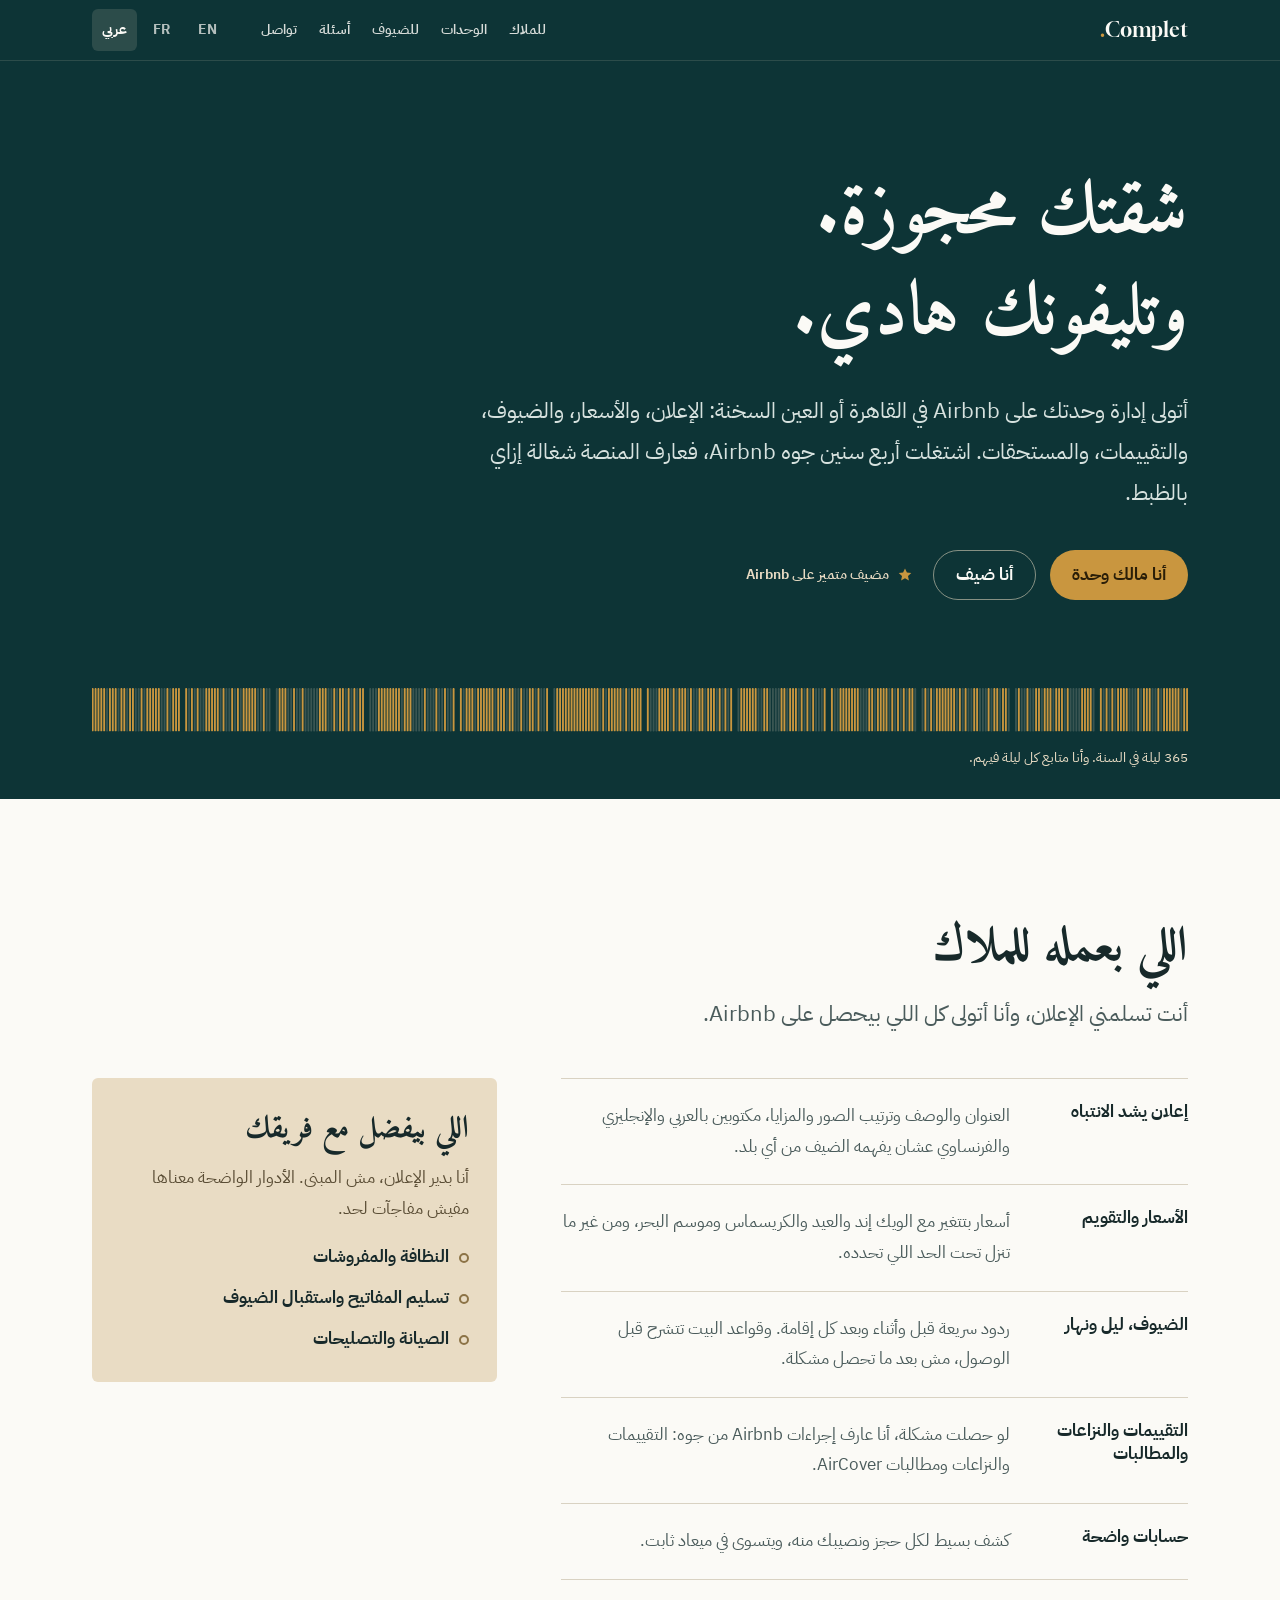
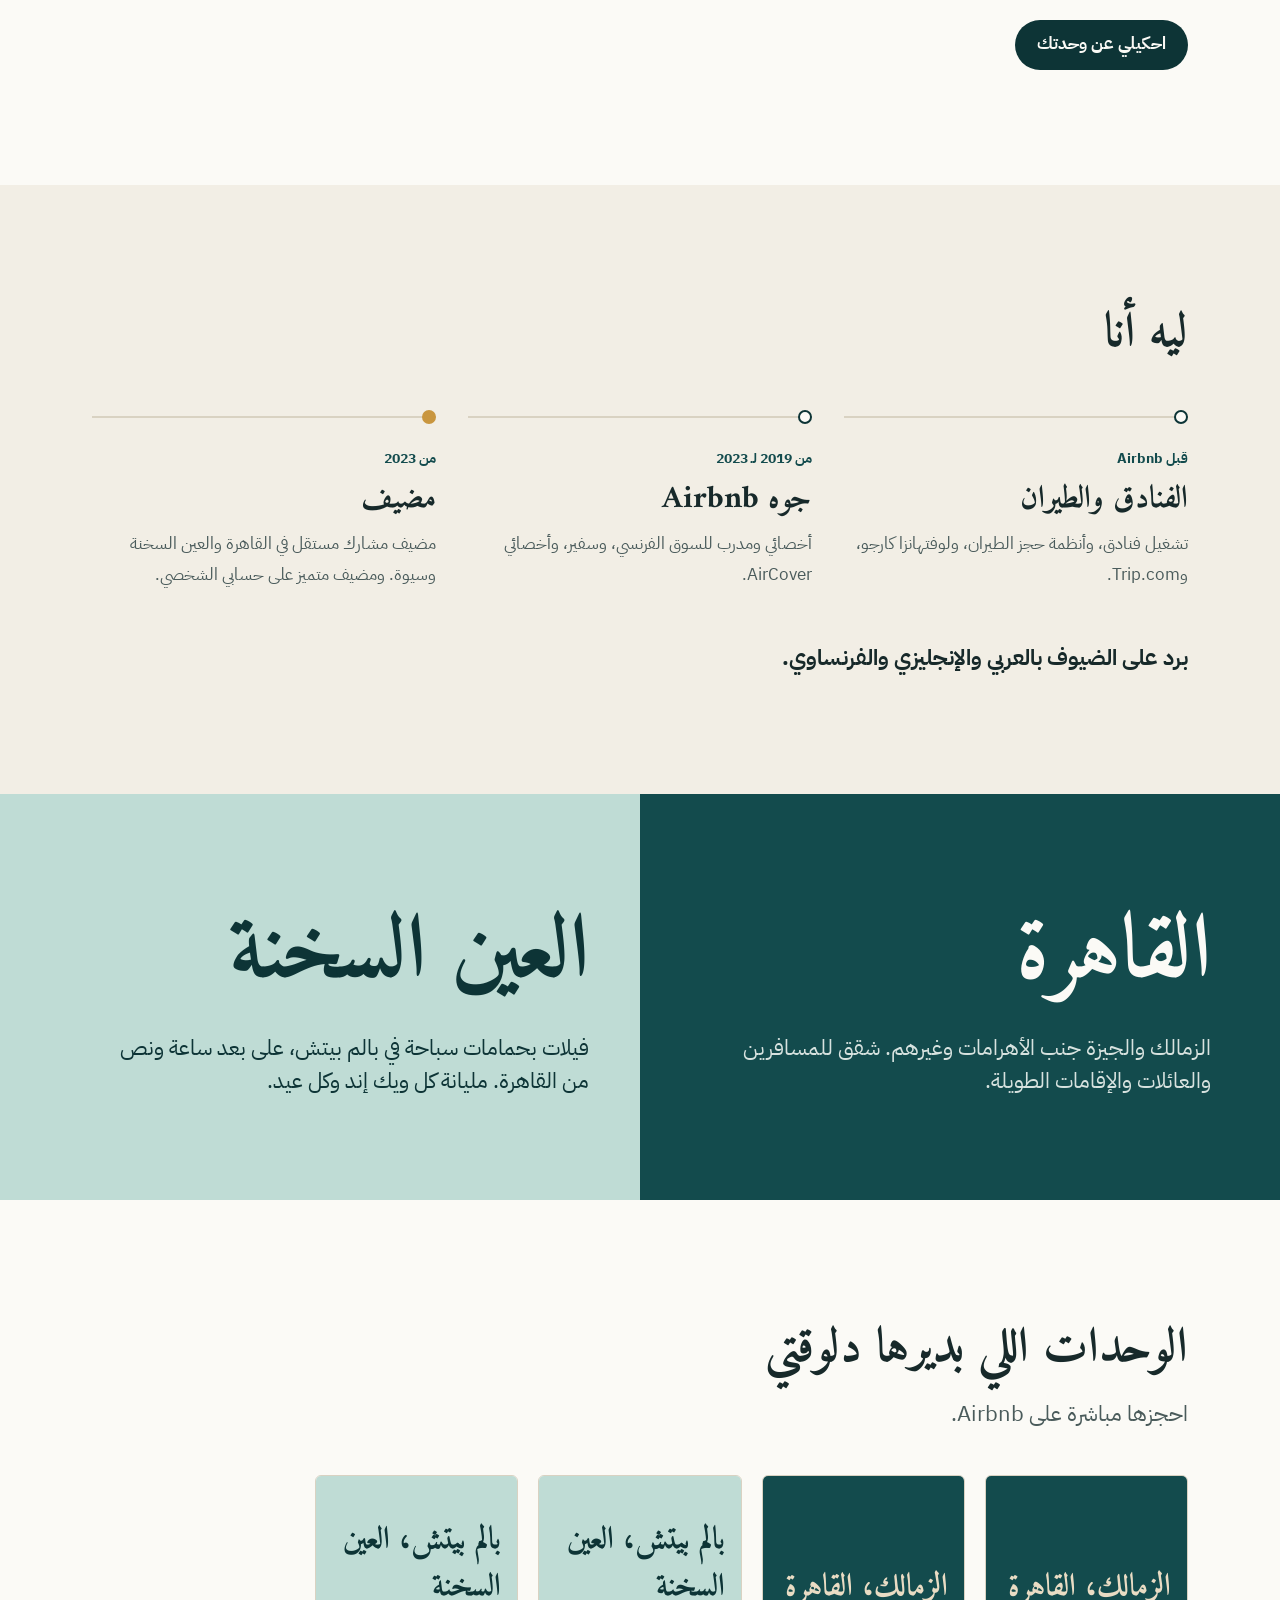
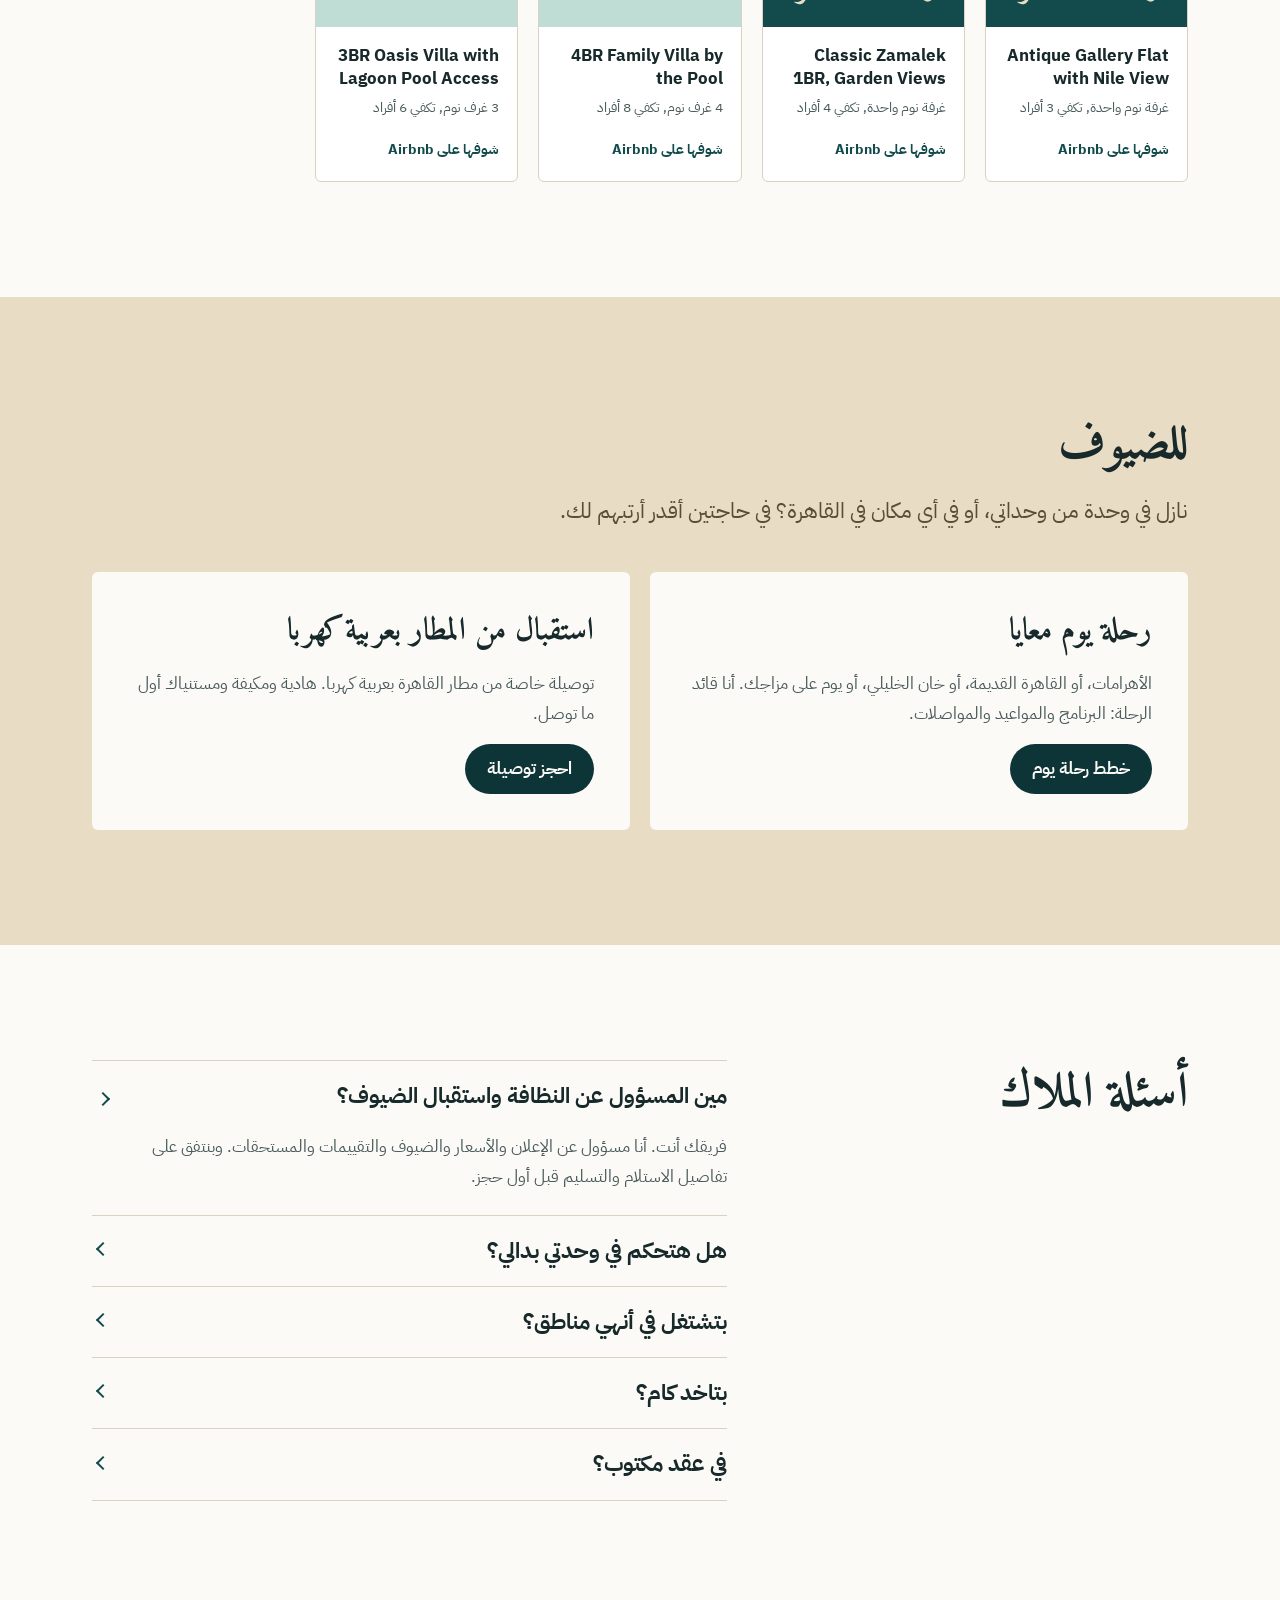
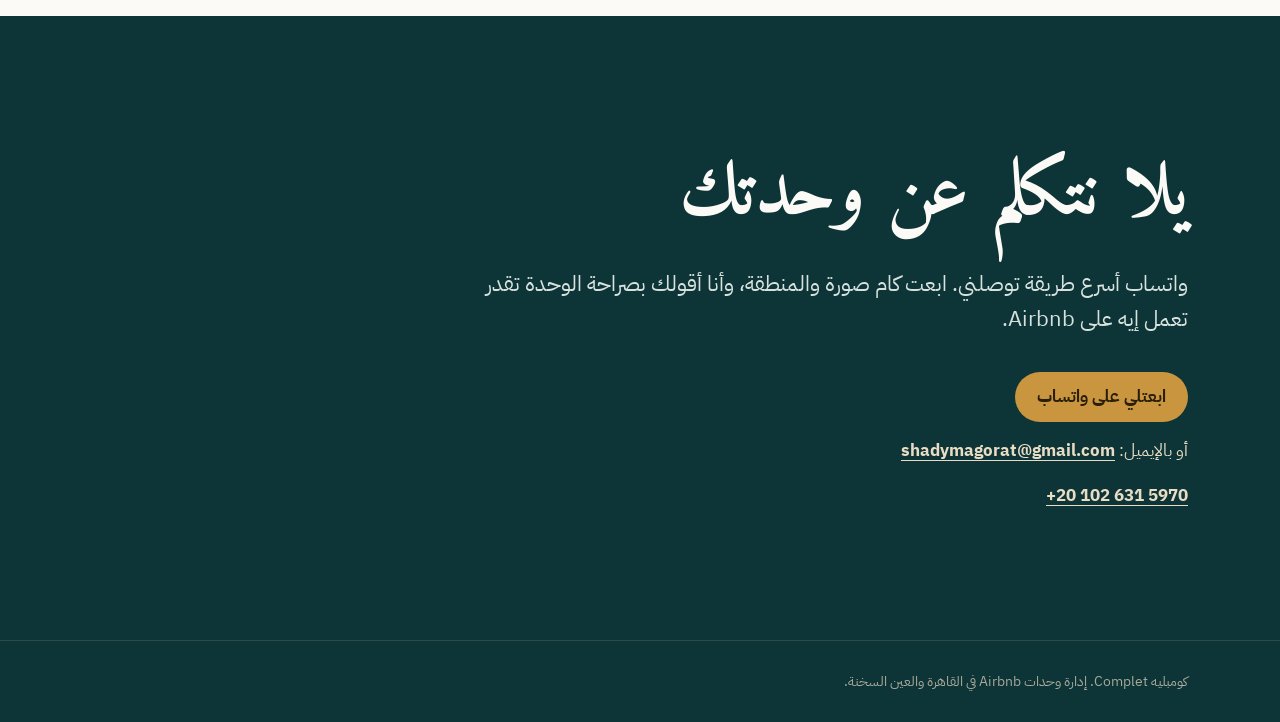
<file: ar/index.html>
<!doctype html>
<html lang="ar" dir="rtl">
<head>
<meta charset="utf-8">
<meta name="viewport" content="width=device-width, initial-scale=1">
<title>كومبليه Complet | إدارة وحدات Airbnb في القاهرة والعين السخنة</title>
<meta name="description" content="أتولى إدارة وحدتك على Airbnb في القاهرة أو العين السخنة: الإعلان والأسعار والضيوف والتقييمات والمستحقات. عملت في Airbnb سابقًا، واليوم مضيف متميز.">
<link rel="canonical" href="https://shadymagorat-tech.github.io/shady-magora-365/ar/">
<link rel="alternate" hreflang="en" href="https://shadymagorat-tech.github.io/shady-magora-365/">
<link rel="alternate" hreflang="fr" href="https://shadymagorat-tech.github.io/shady-magora-365/fr/">
<link rel="alternate" hreflang="ar" href="https://shadymagorat-tech.github.io/shady-magora-365/ar/">
<link rel="alternate" hreflang="x-default" href="https://shadymagorat-tech.github.io/shady-magora-365/">
<meta property="og:type" content="website">
<meta property="og:site_name" content="Complet">
<meta property="og:title" content="كومبليه Complet">
<meta property="og:description" content="شقتك محجوزة، وتليفونك هادي. إدارة وحدات Airbnb في القاهرة والعين السخنة.">
<meta property="og:url" content="https://shadymagorat-tech.github.io/shady-magora-365/ar/">
<meta property="og:image" content="https://shadymagorat-tech.github.io/shady-magora-365/assets/og.png">
<meta property="og:image:width" content="1200">
<meta property="og:image:height" content="630">
<meta property="og:locale" content="ar_EG">
<meta name="twitter:card" content="summary_large_image">
<meta name="twitter:title" content="كومبليه Complet">
<meta name="twitter:description" content="شقتك محجوزة، وتليفونك هادي. إدارة وحدات Airbnb في القاهرة والعين السخنة.">
<meta name="twitter:image" content="https://shadymagorat-tech.github.io/shady-magora-365/assets/og.png">
<meta name="theme-color" content="#0D3436">
<link rel="icon" href="../assets/favicon.svg" type="image/svg+xml">
<link rel="preconnect" href="https://fonts.googleapis.com">
<link rel="preconnect" href="https://fonts.gstatic.com" crossorigin>
<link rel="preload" as="style" href="https://fonts.googleapis.com/css2?family=Amiri:wght@700&amp;family=Gloock&amp;family=IBM+Plex+Sans+Arabic:wght@400;700&amp;display=swap">
<link rel="stylesheet" href="https://fonts.googleapis.com/css2?family=Amiri:wght@700&amp;family=Gloock&amp;family=IBM+Plex+Sans+Arabic:wght@400;700&amp;display=swap" media="print" onload="this.media='all'">
<noscript><link rel="stylesheet" href="https://fonts.googleapis.com/css2?family=Amiri:wght@700&amp;family=Gloock&amp;family=IBM+Plex+Sans+Arabic:wght@400;700&amp;display=swap"></noscript>
<link rel="stylesheet" href="../assets/style.css">

<script type="application/ld+json">{"@context": "https://schema.org", "@type": "LocalBusiness", "name": "Complet", "description": "أتولى إدارة وحدتك على Airbnb في القاهرة أو العين السخنة: الإعلان والأسعار والضيوف والتقييمات والمستحقات. عملت في Airbnb سابقًا، واليوم مضيف متميز.", "url": "https://shadymagorat-tech.github.io/shady-magora-365/ar/", "image": "https://shadymagorat-tech.github.io/shady-magora-365/assets/og.png", "telephone": "+20 102 631 5970", "email": "shadymagorat@gmail.com", "founder": {"@type": "Person", "name": "Shady Magora"}, "address": {"@type": "PostalAddress", "addressLocality": "Cairo", "addressCountry": "EG"}, "areaServed": [{"@type": "City", "name": "Cairo"}, {"@type": "Place", "name": "Ain Sokhna"}], "knowsLanguage": ["ar", "en", "fr"]}</script>
</head>
<body>
<a class="skip" href="#main">انتقل إلى المحتوى</a>

<header class="top">
  <div class="wrap top__in">
    <a class="mark" href="../ar/"><span class="mark__name">Complet</span><span class="mark__num">.</span></a>
    <nav class="nav" aria-label="Main">
      <a href="#owners">للملاك</a>
      <a href="#stays">الوحدات</a>
      <a href="#guests">للضيوف</a>
      <a href="#faq">أسئلة</a>
      <a href="#contact">تواصل</a>
    </nav>
    <div class="langs" role="group" aria-label="اللغة">
      <a href="../" data-lang="en" lang="en" >EN</a>
      <a href="../fr/" data-lang="fr" lang="fr" >FR</a>
      <a href="../ar/" data-lang="ar" lang="ar" aria-current="page">عربي</a>
    </div>
  </div>
</header>

<main id="main">

<section class="hero">
  <div class="wrap hero__in">
    <h1 class="hero__title">شقتك محجوزة. وتليفونك هادي.</h1>
    <p class="hero__sub">أتولى إدارة وحدتك على Airbnb في القاهرة أو العين السخنة: الإعلان، والأسعار، والضيوف، والتقييمات، والمستحقات. اشتغلت أربع سنين جوه Airbnb، فعارف المنصة شغالة إزاي بالظبط.</p>
    <div class="hero__actions">
      <a class="btn btn--brass" href="#owners">أنا مالك وحدة</a>
      <a class="btn btn--ghost" href="#guests">أنا ضيف</a>
      <span class="badge"><svg aria-hidden="true" viewBox="0 0 16 16" width="16" height="16"><path d="M8 1.5l1.9 4 4.4.5-3.3 3 .9 4.4L8 11.2 4.1 13.4l.9-4.4-3.3-3 4.4-.5z" fill="currentColor"/></svg>مضيف متميز على Airbnb</span>
    </div>
  </div>
  <figure class="ribbon wrap">
    <svg viewBox="0 0 1754 34" preserveAspectRatio="none" role="img" aria-label="A year of nights on the calendar" focusable="false"><g class="open"><rect x="9.2" y="0" width="3" height="34" rx="1"/><rect x="41.4" y="0" width="3" height="34" rx="1"/><rect x="50.6" y="0" width="3" height="34" rx="1"/><rect x="55.2" y="0" width="3" height="34" rx="1"/><rect x="73.6" y="0" width="3" height="34" rx="1"/><rect x="82.8" y="0" width="3" height="34" rx="1"/><rect x="87.4" y="0" width="3" height="34" rx="1"/><rect x="92.0" y="0" width="3" height="34" rx="1"/><rect x="115.0" y="0" width="3" height="34" rx="1"/><rect x="124.2" y="0" width="3" height="34" rx="1"/><rect x="133.4" y="0" width="3" height="34" rx="1"/><rect x="149.6" y="0" width="3" height="34" rx="1"/><rect x="172.6" y="0" width="3" height="34" rx="1"/><rect x="177.2" y="0" width="3" height="34" rx="1"/><rect x="181.8" y="0" width="3" height="34" rx="1"/><rect x="186.4" y="0" width="3" height="34" rx="1"/><rect x="195.6" y="0" width="3" height="34" rx="1"/><rect x="214.0" y="0" width="3" height="34" rx="1"/><rect x="232.4" y="0" width="3" height="34" rx="1"/><rect x="246.2" y="0" width="3" height="34" rx="1"/><rect x="250.8" y="0" width="3" height="34" rx="1"/><rect x="260.0" y="0" width="3" height="34" rx="1"/><rect x="264.6" y="0" width="3" height="34" rx="1"/><rect x="273.8" y="0" width="3" height="34" rx="1"/><rect x="285.4" y="0" width="3" height="34" rx="1"/><rect x="299.2" y="0" width="3" height="34" rx="1"/><rect x="313.0" y="0" width="3" height="34" rx="1"/><rect x="322.2" y="0" width="3" height="34" rx="1"/><rect x="326.8" y="0" width="3" height="34" rx="1"/><rect x="331.4" y="0" width="3" height="34" rx="1"/><rect x="345.2" y="0" width="3" height="34" rx="1"/><rect x="349.8" y="0" width="3" height="34" rx="1"/><rect x="359.0" y="0" width="3" height="34" rx="1"/><rect x="368.2" y="0" width="3" height="34" rx="1"/><rect x="405.0" y="0" width="3" height="34" rx="1"/><rect x="414.2" y="0" width="3" height="34" rx="1"/><rect x="423.4" y="0" width="3" height="34" rx="1"/><rect x="435.0" y="0" width="3" height="34" rx="1"/><rect x="448.8" y="0" width="3" height="34" rx="1"/><rect x="458.0" y="0" width="3" height="34" rx="1"/><rect x="467.2" y="0" width="3" height="34" rx="1"/><rect x="476.4" y="0" width="3" height="34" rx="1"/><rect x="499.4" y="0" width="3" height="34" rx="1"/><rect x="513.2" y="0" width="3" height="34" rx="1"/><rect x="517.8" y="0" width="3" height="34" rx="1"/><rect x="522.4" y="0" width="3" height="34" rx="1"/><rect x="559.2" y="0" width="3" height="34" rx="1"/><rect x="563.8" y="0" width="3" height="34" rx="1"/><rect x="584.6" y="0" width="3" height="34" rx="1"/><rect x="589.2" y="0" width="3" height="34" rx="1"/><rect x="593.8" y="0" width="3" height="34" rx="1"/><rect x="603.0" y="0" width="3" height="34" rx="1"/><rect x="612.2" y="0" width="3" height="34" rx="1"/><rect x="621.4" y="0" width="3" height="34" rx="1"/><rect x="639.8" y="0" width="3" height="34" rx="1"/><rect x="653.6" y="0" width="3" height="34" rx="1"/><rect x="658.2" y="0" width="3" height="34" rx="1"/><rect x="662.8" y="0" width="3" height="34" rx="1"/><rect x="667.4" y="0" width="3" height="34" rx="1"/><rect x="681.2" y="0" width="3" height="34" rx="1"/><rect x="685.8" y="0" width="3" height="34" rx="1"/><rect x="718.0" y="0" width="3" height="34" rx="1"/><rect x="734.2" y="0" width="3" height="34" rx="1"/><rect x="743.4" y="0" width="3" height="34" rx="1"/><rect x="752.6" y="0" width="3" height="34" rx="1"/><rect x="771.0" y="0" width="3" height="34" rx="1"/><rect x="784.8" y="0" width="3" height="34" rx="1"/><rect x="789.4" y="0" width="3" height="34" rx="1"/><rect x="798.6" y="0" width="3" height="34" rx="1"/><rect x="817.0" y="0" width="3" height="34" rx="1"/><rect x="826.2" y="0" width="3" height="34" rx="1"/><rect x="849.2" y="0" width="3" height="34" rx="1"/><rect x="853.8" y="0" width="3" height="34" rx="1"/><rect x="858.4" y="0" width="3" height="34" rx="1"/><rect x="893.0" y="0" width="3" height="34" rx="1"/><rect x="902.2" y="0" width="3" height="34" rx="1"/><rect x="929.8" y="0" width="3" height="34" rx="1"/><rect x="939.0" y="0" width="3" height="34" rx="1"/><rect x="1012.6" y="0" width="3" height="34" rx="1"/><rect x="1028.8" y="0" width="3" height="34" rx="1"/><rect x="1033.4" y="0" width="3" height="34" rx="1"/><rect x="1042.6" y="0" width="3" height="34" rx="1"/><rect x="1056.4" y="0" width="3" height="34" rx="1"/><rect x="1061.0" y="0" width="3" height="34" rx="1"/><rect x="1070.2" y="0" width="3" height="34" rx="1"/><rect x="1074.8" y="0" width="3" height="34" rx="1"/><rect x="1088.6" y="0" width="3" height="34" rx="1"/><rect x="1107.0" y="0" width="3" height="34" rx="1"/><rect x="1139.2" y="0" width="3" height="34" rx="1"/><rect x="1157.6" y="0" width="3" height="34" rx="1"/><rect x="1178.4" y="0" width="3" height="34" rx="1"/><rect x="1183.0" y="0" width="3" height="34" rx="1"/><rect x="1192.2" y="0" width="3" height="34" rx="1"/><rect x="1196.8" y="0" width="3" height="34" rx="1"/><rect x="1206.0" y="0" width="3" height="34" rx="1"/><rect x="1210.6" y="0" width="3" height="34" rx="1"/><rect x="1215.2" y="0" width="3" height="34" rx="1"/><rect x="1224.4" y="0" width="3" height="34" rx="1"/><rect x="1229.0" y="0" width="3" height="34" rx="1"/><rect x="1233.6" y="0" width="3" height="34" rx="1"/><rect x="1238.2" y="0" width="3" height="34" rx="1"/><rect x="1256.6" y="0" width="3" height="34" rx="1"/><rect x="1298.0" y="0" width="3" height="34" rx="1"/><rect x="1302.6" y="0" width="3" height="34" rx="1"/><rect x="1307.2" y="0" width="3" height="34" rx="1"/><rect x="1328.0" y="0" width="3" height="34" rx="1"/><rect x="1337.2" y="0" width="3" height="34" rx="1"/><rect x="1346.4" y="0" width="3" height="34" rx="1"/><rect x="1360.2" y="0" width="3" height="34" rx="1"/><rect x="1369.4" y="0" width="3" height="34" rx="1"/><rect x="1374.0" y="0" width="3" height="34" rx="1"/><rect x="1392.4" y="0" width="3" height="34" rx="1"/><rect x="1397.0" y="0" width="3" height="34" rx="1"/><rect x="1401.6" y="0" width="3" height="34" rx="1"/><rect x="1406.2" y="0" width="3" height="34" rx="1"/><rect x="1410.8" y="0" width="3" height="34" rx="1"/><rect x="1420.0" y="0" width="3" height="34" rx="1"/><rect x="1424.6" y="0" width="3" height="34" rx="1"/><rect x="1433.8" y="0" width="3" height="34" rx="1"/><rect x="1438.4" y="0" width="3" height="34" rx="1"/><rect x="1456.8" y="0" width="3" height="34" rx="1"/><rect x="1468.4" y="0" width="3" height="34" rx="1"/><rect x="1473.0" y="0" width="3" height="34" rx="1"/><rect x="1482.2" y="0" width="3" height="34" rx="1"/><rect x="1486.8" y="0" width="3" height="34" rx="1"/><rect x="1514.4" y="0" width="3" height="34" rx="1"/><rect x="1523.6" y="0" width="3" height="34" rx="1"/><rect x="1532.8" y="0" width="3" height="34" rx="1"/><rect x="1537.4" y="0" width="3" height="34" rx="1"/><rect x="1546.6" y="0" width="3" height="34" rx="1"/><rect x="1574.2" y="0" width="3" height="34" rx="1"/><rect x="1578.8" y="0" width="3" height="34" rx="1"/><rect x="1588.0" y="0" width="3" height="34" rx="1"/><rect x="1597.2" y="0" width="3" height="34" rx="1"/><rect x="1627.2" y="0" width="3" height="34" rx="1"/><rect x="1636.4" y="0" width="3" height="34" rx="1"/><rect x="1641.0" y="0" width="3" height="34" rx="1"/><rect x="1668.6" y="0" width="3" height="34" rx="1"/><rect x="1677.8" y="0" width="3" height="34" rx="1"/><rect x="1682.4" y="0" width="3" height="34" rx="1"/><rect x="1696.2" y="0" width="3" height="34" rx="1"/><rect x="1710.0" y="0" width="3" height="34" rx="1"/><rect x="1728.4" y="0" width="3" height="34" rx="1"/></g><g class="booked"><rect x="0.0" y="0" width="3" height="34" rx="1"/><rect x="4.6" y="0" width="3" height="34" rx="1"/><rect x="13.8" y="0" width="3" height="34" rx="1"/><rect x="18.4" y="0" width="3" height="34" rx="1"/><rect x="23.0" y="0" width="3" height="34" rx="1"/><rect x="27.6" y="0" width="3" height="34" rx="1"/><rect x="32.2" y="0" width="3" height="34" rx="1"/><rect x="36.8" y="0" width="3" height="34" rx="1"/><rect x="46.0" y="0" width="3" height="34" rx="1"/><rect x="59.8" y="0" width="3" height="34" rx="1"/><rect x="64.4" y="0" width="3" height="34" rx="1"/><rect x="69.0" y="0" width="3" height="34" rx="1"/><rect x="78.2" y="0" width="3" height="34" rx="1"/><rect x="96.6" y="0" width="3" height="34" rx="1"/><rect x="101.2" y="0" width="3" height="34" rx="1"/><rect x="105.8" y="0" width="3" height="34" rx="1"/><rect x="110.4" y="0" width="3" height="34" rx="1"/><rect x="119.6" y="0" width="3" height="34" rx="1"/><rect x="128.8" y="0" width="3" height="34" rx="1"/><rect x="138.0" y="0" width="3" height="34" rx="1"/><rect x="154.2" y="0" width="3" height="34" rx="1"/><rect x="158.8" y="0" width="3" height="34" rx="1"/><rect x="163.4" y="0" width="3" height="34" rx="1"/><rect x="168.0" y="0" width="3" height="34" rx="1"/><rect x="191.0" y="0" width="3" height="34" rx="1"/><rect x="200.2" y="0" width="3" height="34" rx="1"/><rect x="204.8" y="0" width="3" height="34" rx="1"/><rect x="209.4" y="0" width="3" height="34" rx="1"/><rect x="218.6" y="0" width="3" height="34" rx="1"/><rect x="223.2" y="0" width="3" height="34" rx="1"/><rect x="227.8" y="0" width="3" height="34" rx="1"/><rect x="237.0" y="0" width="3" height="34" rx="1"/><rect x="241.6" y="0" width="3" height="34" rx="1"/><rect x="255.4" y="0" width="3" height="34" rx="1"/><rect x="269.2" y="0" width="3" height="34" rx="1"/><rect x="290.0" y="0" width="3" height="34" rx="1"/><rect x="294.6" y="0" width="3" height="34" rx="1"/><rect x="303.8" y="0" width="3" height="34" rx="1"/><rect x="308.4" y="0" width="3" height="34" rx="1"/><rect x="317.6" y="0" width="3" height="34" rx="1"/><rect x="336.0" y="0" width="3" height="34" rx="1"/><rect x="340.6" y="0" width="3" height="34" rx="1"/><rect x="354.4" y="0" width="3" height="34" rx="1"/><rect x="363.6" y="0" width="3" height="34" rx="1"/><rect x="372.8" y="0" width="3" height="34" rx="1"/><rect x="377.4" y="0" width="3" height="34" rx="1"/><rect x="382.0" y="0" width="3" height="34" rx="1"/><rect x="386.6" y="0" width="3" height="34" rx="1"/><rect x="391.2" y="0" width="3" height="34" rx="1"/><rect x="395.8" y="0" width="3" height="34" rx="1"/><rect x="400.4" y="0" width="3" height="34" rx="1"/><rect x="409.6" y="0" width="3" height="34" rx="1"/><rect x="418.8" y="0" width="3" height="34" rx="1"/><rect x="439.6" y="0" width="3" height="34" rx="1"/><rect x="444.2" y="0" width="3" height="34" rx="1"/><rect x="453.4" y="0" width="3" height="34" rx="1"/><rect x="462.6" y="0" width="3" height="34" rx="1"/><rect x="471.8" y="0" width="3" height="34" rx="1"/><rect x="481.0" y="0" width="3" height="34" rx="1"/><rect x="485.6" y="0" width="3" height="34" rx="1"/><rect x="490.2" y="0" width="3" height="34" rx="1"/><rect x="494.8" y="0" width="3" height="34" rx="1"/><rect x="504.0" y="0" width="3" height="34" rx="1"/><rect x="508.6" y="0" width="3" height="34" rx="1"/><rect x="527.0" y="0" width="3" height="34" rx="1"/><rect x="531.6" y="0" width="3" height="34" rx="1"/><rect x="536.2" y="0" width="3" height="34" rx="1"/><rect x="540.8" y="0" width="3" height="34" rx="1"/><rect x="545.4" y="0" width="3" height="34" rx="1"/><rect x="550.0" y="0" width="3" height="34" rx="1"/><rect x="554.6" y="0" width="3" height="34" rx="1"/><rect x="568.4" y="0" width="3" height="34" rx="1"/><rect x="580.0" y="0" width="3" height="34" rx="1"/><rect x="598.4" y="0" width="3" height="34" rx="1"/><rect x="607.6" y="0" width="3" height="34" rx="1"/><rect x="616.8" y="0" width="3" height="34" rx="1"/><rect x="626.0" y="0" width="3" height="34" rx="1"/><rect x="630.6" y="0" width="3" height="34" rx="1"/><rect x="635.2" y="0" width="3" height="34" rx="1"/><rect x="644.4" y="0" width="3" height="34" rx="1"/><rect x="649.0" y="0" width="3" height="34" rx="1"/><rect x="672.0" y="0" width="3" height="34" rx="1"/><rect x="676.6" y="0" width="3" height="34" rx="1"/><rect x="690.4" y="0" width="3" height="34" rx="1"/><rect x="695.0" y="0" width="3" height="34" rx="1"/><rect x="699.6" y="0" width="3" height="34" rx="1"/><rect x="704.2" y="0" width="3" height="34" rx="1"/><rect x="708.8" y="0" width="3" height="34" rx="1"/><rect x="713.4" y="0" width="3" height="34" rx="1"/><rect x="729.6" y="0" width="3" height="34" rx="1"/><rect x="738.8" y="0" width="3" height="34" rx="1"/><rect x="748.0" y="0" width="3" height="34" rx="1"/><rect x="757.2" y="0" width="3" height="34" rx="1"/><rect x="761.8" y="0" width="3" height="34" rx="1"/><rect x="766.4" y="0" width="3" height="34" rx="1"/><rect x="775.6" y="0" width="3" height="34" rx="1"/><rect x="780.2" y="0" width="3" height="34" rx="1"/><rect x="794.0" y="0" width="3" height="34" rx="1"/><rect x="803.2" y="0" width="3" height="34" rx="1"/><rect x="807.8" y="0" width="3" height="34" rx="1"/><rect x="812.4" y="0" width="3" height="34" rx="1"/><rect x="821.6" y="0" width="3" height="34" rx="1"/><rect x="830.8" y="0" width="3" height="34" rx="1"/><rect x="835.4" y="0" width="3" height="34" rx="1"/><rect x="840.0" y="0" width="3" height="34" rx="1"/><rect x="844.6" y="0" width="3" height="34" rx="1"/><rect x="863.0" y="0" width="3" height="34" rx="1"/><rect x="874.6" y="0" width="3" height="34" rx="1"/><rect x="879.2" y="0" width="3" height="34" rx="1"/><rect x="883.8" y="0" width="3" height="34" rx="1"/><rect x="888.4" y="0" width="3" height="34" rx="1"/><rect x="897.6" y="0" width="3" height="34" rx="1"/><rect x="906.8" y="0" width="3" height="34" rx="1"/><rect x="911.4" y="0" width="3" height="34" rx="1"/><rect x="916.0" y="0" width="3" height="34" rx="1"/><rect x="920.6" y="0" width="3" height="34" rx="1"/><rect x="925.2" y="0" width="3" height="34" rx="1"/><rect x="934.4" y="0" width="3" height="34" rx="1"/><rect x="943.6" y="0" width="3" height="34" rx="1"/><rect x="948.2" y="0" width="3" height="34" rx="1"/><rect x="952.8" y="0" width="3" height="34" rx="1"/><rect x="957.4" y="0" width="3" height="34" rx="1"/><rect x="962.0" y="0" width="3" height="34" rx="1"/><rect x="966.6" y="0" width="3" height="34" rx="1"/><rect x="971.2" y="0" width="3" height="34" rx="1"/><rect x="975.8" y="0" width="3" height="34" rx="1"/><rect x="980.4" y="0" width="3" height="34" rx="1"/><rect x="985.0" y="0" width="3" height="34" rx="1"/><rect x="989.6" y="0" width="3" height="34" rx="1"/><rect x="994.2" y="0" width="3" height="34" rx="1"/><rect x="998.8" y="0" width="3" height="34" rx="1"/><rect x="1003.4" y="0" width="3" height="34" rx="1"/><rect x="1008.0" y="0" width="3" height="34" rx="1"/><rect x="1024.2" y="0" width="3" height="34" rx="1"/><rect x="1038.0" y="0" width="3" height="34" rx="1"/><rect x="1047.2" y="0" width="3" height="34" rx="1"/><rect x="1051.8" y="0" width="3" height="34" rx="1"/><rect x="1065.6" y="0" width="3" height="34" rx="1"/><rect x="1079.4" y="0" width="3" height="34" rx="1"/><rect x="1084.0" y="0" width="3" height="34" rx="1"/><rect x="1093.2" y="0" width="3" height="34" rx="1"/><rect x="1097.8" y="0" width="3" height="34" rx="1"/><rect x="1102.4" y="0" width="3" height="34" rx="1"/><rect x="1111.6" y="0" width="3" height="34" rx="1"/><rect x="1116.2" y="0" width="3" height="34" rx="1"/><rect x="1120.8" y="0" width="3" height="34" rx="1"/><rect x="1125.4" y="0" width="3" height="34" rx="1"/><rect x="1130.0" y="0" width="3" height="34" rx="1"/><rect x="1134.6" y="0" width="3" height="34" rx="1"/><rect x="1143.8" y="0" width="3" height="34" rx="1"/><rect x="1148.4" y="0" width="3" height="34" rx="1"/><rect x="1153.0" y="0" width="3" height="34" rx="1"/><rect x="1162.2" y="0" width="3" height="34" rx="1"/><rect x="1173.8" y="0" width="3" height="34" rx="1"/><rect x="1187.6" y="0" width="3" height="34" rx="1"/><rect x="1201.4" y="0" width="3" height="34" rx="1"/><rect x="1219.8" y="0" width="3" height="34" rx="1"/><rect x="1242.8" y="0" width="3" height="34" rx="1"/><rect x="1247.4" y="0" width="3" height="34" rx="1"/><rect x="1252.0" y="0" width="3" height="34" rx="1"/><rect x="1261.2" y="0" width="3" height="34" rx="1"/><rect x="1265.8" y="0" width="3" height="34" rx="1"/><rect x="1270.4" y="0" width="3" height="34" rx="1"/><rect x="1275.0" y="0" width="3" height="34" rx="1"/><rect x="1279.6" y="0" width="3" height="34" rx="1"/><rect x="1284.2" y="0" width="3" height="34" rx="1"/><rect x="1288.8" y="0" width="3" height="34" rx="1"/><rect x="1293.4" y="0" width="3" height="34" rx="1"/><rect x="1318.8" y="0" width="3" height="34" rx="1"/><rect x="1323.4" y="0" width="3" height="34" rx="1"/><rect x="1332.6" y="0" width="3" height="34" rx="1"/><rect x="1341.8" y="0" width="3" height="34" rx="1"/><rect x="1351.0" y="0" width="3" height="34" rx="1"/><rect x="1355.6" y="0" width="3" height="34" rx="1"/><rect x="1364.8" y="0" width="3" height="34" rx="1"/><rect x="1378.6" y="0" width="3" height="34" rx="1"/><rect x="1383.2" y="0" width="3" height="34" rx="1"/><rect x="1387.8" y="0" width="3" height="34" rx="1"/><rect x="1415.4" y="0" width="3" height="34" rx="1"/><rect x="1429.2" y="0" width="3" height="34" rx="1"/><rect x="1443.0" y="0" width="3" height="34" rx="1"/><rect x="1447.6" y="0" width="3" height="34" rx="1"/><rect x="1452.2" y="0" width="3" height="34" rx="1"/><rect x="1477.6" y="0" width="3" height="34" rx="1"/><rect x="1491.4" y="0" width="3" height="34" rx="1"/><rect x="1496.0" y="0" width="3" height="34" rx="1"/><rect x="1500.6" y="0" width="3" height="34" rx="1"/><rect x="1505.2" y="0" width="3" height="34" rx="1"/><rect x="1509.8" y="0" width="3" height="34" rx="1"/><rect x="1519.0" y="0" width="3" height="34" rx="1"/><rect x="1528.2" y="0" width="3" height="34" rx="1"/><rect x="1542.0" y="0" width="3" height="34" rx="1"/><rect x="1551.2" y="0" width="3" height="34" rx="1"/><rect x="1555.8" y="0" width="3" height="34" rx="1"/><rect x="1560.4" y="0" width="3" height="34" rx="1"/><rect x="1565.0" y="0" width="3" height="34" rx="1"/><rect x="1569.6" y="0" width="3" height="34" rx="1"/><rect x="1583.4" y="0" width="3" height="34" rx="1"/><rect x="1592.6" y="0" width="3" height="34" rx="1"/><rect x="1601.8" y="0" width="3" height="34" rx="1"/><rect x="1613.4" y="0" width="3" height="34" rx="1"/><rect x="1618.0" y="0" width="3" height="34" rx="1"/><rect x="1622.6" y="0" width="3" height="34" rx="1"/><rect x="1631.8" y="0" width="3" height="34" rx="1"/><rect x="1645.6" y="0" width="3" height="34" rx="1"/><rect x="1650.2" y="0" width="3" height="34" rx="1"/><rect x="1654.8" y="0" width="3" height="34" rx="1"/><rect x="1659.4" y="0" width="3" height="34" rx="1"/><rect x="1664.0" y="0" width="3" height="34" rx="1"/><rect x="1673.2" y="0" width="3" height="34" rx="1"/><rect x="1687.0" y="0" width="3" height="34" rx="1"/><rect x="1691.6" y="0" width="3" height="34" rx="1"/><rect x="1700.8" y="0" width="3" height="34" rx="1"/><rect x="1705.4" y="0" width="3" height="34" rx="1"/><rect x="1714.6" y="0" width="3" height="34" rx="1"/><rect x="1719.2" y="0" width="3" height="34" rx="1"/><rect x="1723.8" y="0" width="3" height="34" rx="1"/><rect x="1733.0" y="0" width="3" height="34" rx="1"/><rect x="1737.6" y="0" width="3" height="34" rx="1"/><rect x="1742.2" y="0" width="3" height="34" rx="1"/><rect x="1746.8" y="0" width="3" height="34" rx="1"/><rect x="1751.4" y="0" width="3" height="34" rx="1"/></g></svg>
    <figcaption>365 ليلة في السنة. وأنا متابع كل ليلة فيهم.</figcaption>
  </figure>
</section>

<section id="owners" class="sec owners">
  <div class="wrap">
    <h2 class="h2">اللي بعمله للملاك</h2>
    <p class="lead">أنت تسلمني الإعلان، وأنا أتولى كل اللي بيحصل على Airbnb.</p>
    <div class="owners__grid">
      <ul class="dolist">
        <li><h3>إعلان يشد الانتباه</h3><p>العنوان والوصف وترتيب الصور والمزايا، مكتوبين بالعربي والإنجليزي والفرنساوي عشان يفهمه الضيف من أي بلد.</p></li>
        <li><h3>الأسعار والتقويم</h3><p>أسعار بتتغير مع الويك إند والعيد والكريسماس وموسم البحر، ومن غير ما تنزل تحت الحد اللي تحدده.</p></li>
        <li><h3>الضيوف، ليل ونهار</h3><p>ردود سريعة قبل وأثناء وبعد كل إقامة. وقواعد البيت تتشرح قبل الوصول، مش بعد ما تحصل مشكلة.</p></li>
        <li><h3>التقييمات والنزاعات والمطالبات</h3><p>لو حصلت مشكلة، أنا عارف إجراءات Airbnb من جوه: التقييمات والنزاعات ومطالبات AirCover.</p></li>
        <li><h3>حسابات واضحة</h3><p>كشف بسيط لكل حجز ونصيبك منه، ويتسوى في ميعاد ثابت.</p></li>
        
      </ul>
      <aside class="yours">
        <h3>اللي بيفضل مع فريقك</h3>
        <p>أنا بدير الإعلان، مش المبنى. الأدوار الواضحة معناها مفيش مفاجآت لحد.</p>
        <ul><li>النظافة والمفروشات</li><li>تسليم المفاتيح واستقبال الضيوف</li><li>الصيانة والتصليحات</li></ul>
      </aside>
    </div>
    <a class="btn btn--teal" href="https://wa.me/201026315970?text=%D8%A3%D9%87%D9%84%D9%8B%D8%A7%20%D8%B4%D8%A7%D8%AF%D9%8A%D8%8C%20%D8%B9%D9%86%D8%AF%D9%8A%20%D9%88%D8%AD%D8%AF%D8%A9%20%D9%88%D8%B9%D8%A7%D9%8A%D8%B2%D9%83%20%D8%AA%D8%AF%D9%8A%D8%B1%D9%87%D8%A7%20%D8%B9%D9%84%D9%89%20Airbnb." target="_blank" rel="noopener">احكيلي عن وحدتك</a>
  </div>
</section>

<section class="sec why">
  <div class="wrap">
    <h2 class="h2">ليه أنا</h2>
    <ol class="timeline">
      <li><span class="timeline__when">قبل Airbnb</span><h3>الفنادق والطيران</h3><p>تشغيل فنادق، وأنظمة حجز الطيران، ولوفتهانزا كارجو، وTrip.com.</p></li>
      <li><span class="timeline__when">من 2019 لـ 2023</span><h3>جوه Airbnb</h3><p>أخصائي ومدرب للسوق الفرنسي، وسفير، وأخصائي AirCover.</p></li>
      <li><span class="timeline__when">من 2023</span><h3>مضيف</h3><p>مضيف مشارك مستقل في القاهرة والعين السخنة وسيوة. ومضيف متميز على حسابي الشخصي.</p></li>
      
    </ol>
    <p class="why__langs">برد على الضيوف بالعربي والإنجليزي والفرنساوي.</p>
  </div>
</section>

<section class="areas" aria-labelledby="areas-title">
  <h2 id="areas-title" class="visually-hidden">بشتغل فين</h2>
  <div class="area area--cairo"><div class="area__in"><p class="area__name">القاهرة</p><p>الزمالك والجيزة جنب الأهرامات وغيرهم. شقق للمسافرين والعائلات والإقامات الطويلة.</p></div></div>
  <div class="area area--sokhna"><div class="area__in"><p class="area__name">العين السخنة</p><p>فيلات بحمامات سباحة في بالم بيتش، على بعد ساعة ونص من القاهرة. مليانة كل ويك إند وكل عيد.</p></div></div>
</section>

<section id="stays" class="sec stays">
  <div class="wrap">
    <h2 class="h2">الوحدات اللي بديرها دلوقتي</h2>
    <p class="lead">احجزها مباشرة على Airbnb.</p>
    <ul class="stays__list">
      <li class="stay stay--cairo">
        <a href="https://www.airbnb.com/rooms/1747283504789570481" target="_blank" rel="noopener">
          <span class="stay__ph" aria-hidden="true"><span>الزمالك، القاهرة</span></span>
          <span class="stay__body">
            
            <span class="stay__name" lang="en">Antique Gallery Flat with Nile View</span>
            <span class="stay__meta">غرفة نوم واحدة, تكفي 3 أفراد</span>
            <span class="stay__link">شوفها على Airbnb</span>
          </span>
        </a>
      </li>
      <li class="stay stay--cairo">
        <a href="https://www.airbnb.com/rooms/1773917349237692831" target="_blank" rel="noopener">
          <span class="stay__ph" aria-hidden="true"><span>الزمالك، القاهرة</span></span>
          <span class="stay__body">
            
            <span class="stay__name" lang="en">Classic Zamalek 1BR, Garden Views</span>
            <span class="stay__meta">غرفة نوم واحدة, تكفي 4 أفراد</span>
            <span class="stay__link">شوفها على Airbnb</span>
          </span>
        </a>
      </li>
      <li class="stay stay--sokhna">
        <a href="https://www.airbnb.com/rooms/1773275330884641794" target="_blank" rel="noopener">
          <span class="stay__ph" aria-hidden="true"><span>بالم بيتش، العين السخنة</span></span>
          <span class="stay__body">
            
            <span class="stay__name" lang="en">4BR Family Villa by the Pool</span>
            <span class="stay__meta">4 غرف نوم, تكفي 8 أفراد</span>
            <span class="stay__link">شوفها على Airbnb</span>
          </span>
        </a>
      </li>
      <li class="stay stay--sokhna">
        <a href="https://www.airbnb.com/rooms/1791418875302515737" target="_blank" rel="noopener">
          <span class="stay__ph" aria-hidden="true"><span>بالم بيتش، العين السخنة</span></span>
          <span class="stay__body">
            
            <span class="stay__name" lang="en">3BR Oasis Villa with Lagoon Pool Access</span>
            <span class="stay__meta">3 غرف نوم, تكفي 6 أفراد</span>
            <span class="stay__link">شوفها على Airbnb</span>
          </span>
        </a>
      </li>
      
    </ul>
  </div>
</section>

<section id="guests" class="sec guests">
  <div class="wrap">
    <h2 class="h2">للضيوف</h2>
    <p class="lead">نازل في وحدة من وحداتي، أو في أي مكان في القاهرة؟ في حاجتين أقدر أرتبهم لك.</p>
    <div class="offers">
      <article class="offer">
        <h3>رحلة يوم معايا</h3>
        <p>الأهرامات، أو القاهرة القديمة، أو خان الخليلي، أو يوم على مزاجك. أنا قائد الرحلة: البرنامج والمواعيد والمواصلات.</p>
        <a class="btn btn--teal" href="https://wa.me/201026315970?text=%D8%A3%D9%87%D9%84%D9%8B%D8%A7%20%D8%B4%D8%A7%D8%AF%D9%8A%D8%8C%20%D8%AD%D8%A7%D8%A8%D8%A8%20%D8%A3%D8%AE%D8%B7%D8%B7%20%D8%B1%D8%AD%D9%84%D8%A9%20%D9%8A%D9%88%D9%85." target="_blank" rel="noopener">خطط رحلة يوم</a>
      </article>
      <article class="offer">
        <h3>استقبال من المطار بعربية كهربا</h3>
        <p>توصيلة خاصة من مطار القاهرة بعربية كهربا. هادية ومكيفة ومستنياك أول ما توصل.</p>
        <a class="btn btn--teal" href="https://wa.me/201026315970?text=%D8%A3%D9%87%D9%84%D9%8B%D8%A7%20%D8%B4%D8%A7%D8%AF%D9%8A%D8%8C%20%D9%85%D8%AD%D8%AA%D8%A7%D8%AC%20%D8%AA%D9%88%D8%B5%D9%8A%D9%84%D8%A9%20%D9%85%D9%86%20%D8%A7%D9%84%D9%85%D8%B7%D8%A7%D8%B1." target="_blank" rel="noopener">احجز توصيلة</a>
      </article>
    </div>
  </div>
</section>

<section id="reviews" class="sec reviews" hidden>
  <div class="wrap">
    <h2 class="h2">الضيوف قالوا إيه</h2>
    <ul class="reviews__list" data-src="../data/reviews.json" data-source-label="اقرأه على Airbnb"></ul>
  </div>
</section>

<section id="faq" class="sec faq">
  <div class="wrap faq__wrap">
    <h2 class="h2">أسئلة الملاك</h2>
    <div class="faq__list">
      <details open><summary>مين المسؤول عن النظافة واستقبال الضيوف؟</summary><p>فريقك أنت. أنا مسؤول عن الإعلان والأسعار والضيوف والتقييمات والمستحقات. وبنتفق على تفاصيل الاستلام والتسليم قبل أول حجز.</p></details>
      <details><summary>هل هتحكم في وحدتي بدالي؟</summary><p>لأ. أنت اللي بتحدد أقل سعر تقبله، وتقدر تقفل أي أيام عايزها لنفسك.</p></details>
      <details><summary>بتشتغل في أنهي مناطق؟</summary><p>القاهرة (الزمالك والجيزة وغيرهم) والعين السخنة. منطقة تانية؟ اسأل برضه.</p></details>
      <details><summary>بتاخد كام؟</summary><p>نسبة من كل حجز. النسبة بتختلف حسب الوحدة، فخلينا نتكلم عن وحدتك على واتساب.</p></details>
      <details><summary>في عقد مكتوب؟</summary><p>أيوه. عقد موقّع بالعربي والإنجليزي قبل ما أي حاجة تنزل أونلاين.</p></details>
      
    </div>
  </div>
</section>

<section id="contact" class="contact">
  <div class="wrap">
    <h2 class="contact__title">يلا نتكلم عن وحدتك</h2>
    <p class="contact__lead">واتساب أسرع طريقة توصلني. ابعت كام صورة والمنطقة، وأنا أقولك بصراحة الوحدة تقدر تعمل إيه على Airbnb.</p>
    <div class="contact__actions">
      <a class="btn btn--brass" href="https://wa.me/201026315970?text=%D8%A3%D9%87%D9%84%D9%8B%D8%A7%20%D8%B4%D8%A7%D8%AF%D9%8A%21" target="_blank" rel="noopener">ابعتلي على واتساب</a>
      <p class="contact__alt">أو بالإيميل: <a href="mailto:shadymagorat@gmail.com">shadymagorat@gmail.com</a></p>
      <p class="contact__alt"><a href="tel:+201026315970" dir="ltr">+20 102 631 5970</a></p>
    </div>
  </div>
</section>

</main>

<footer class="foot">
  <div class="wrap"><p>كومبليه Complet. إدارة وحدات Airbnb في القاهرة والعين السخنة.</p></div>
</footer>

<a class="float-wa" href="https://wa.me/201026315970?text=%D8%A3%D9%87%D9%84%D9%8B%D8%A7%20%D8%B4%D8%A7%D8%AF%D9%8A%21" target="_blank" rel="noopener">
  <svg aria-hidden="true" viewBox="0 0 24 24" width="22" height="22"><path d="M4 5.5A2.5 2.5 0 0 1 6.5 3h11A2.5 2.5 0 0 1 20 5.5v8a2.5 2.5 0 0 1-2.5 2.5H10l-4.2 3.6c-.5.4-1.3.1-1.3-.6V16A2.5 2.5 0 0 1 4 13.5z" fill="currentColor"/></svg>
  <span>كلمني على واتساب</span>
</a>

<script src="../assets/site.js" defer></script>
</body>
</html>
</file>
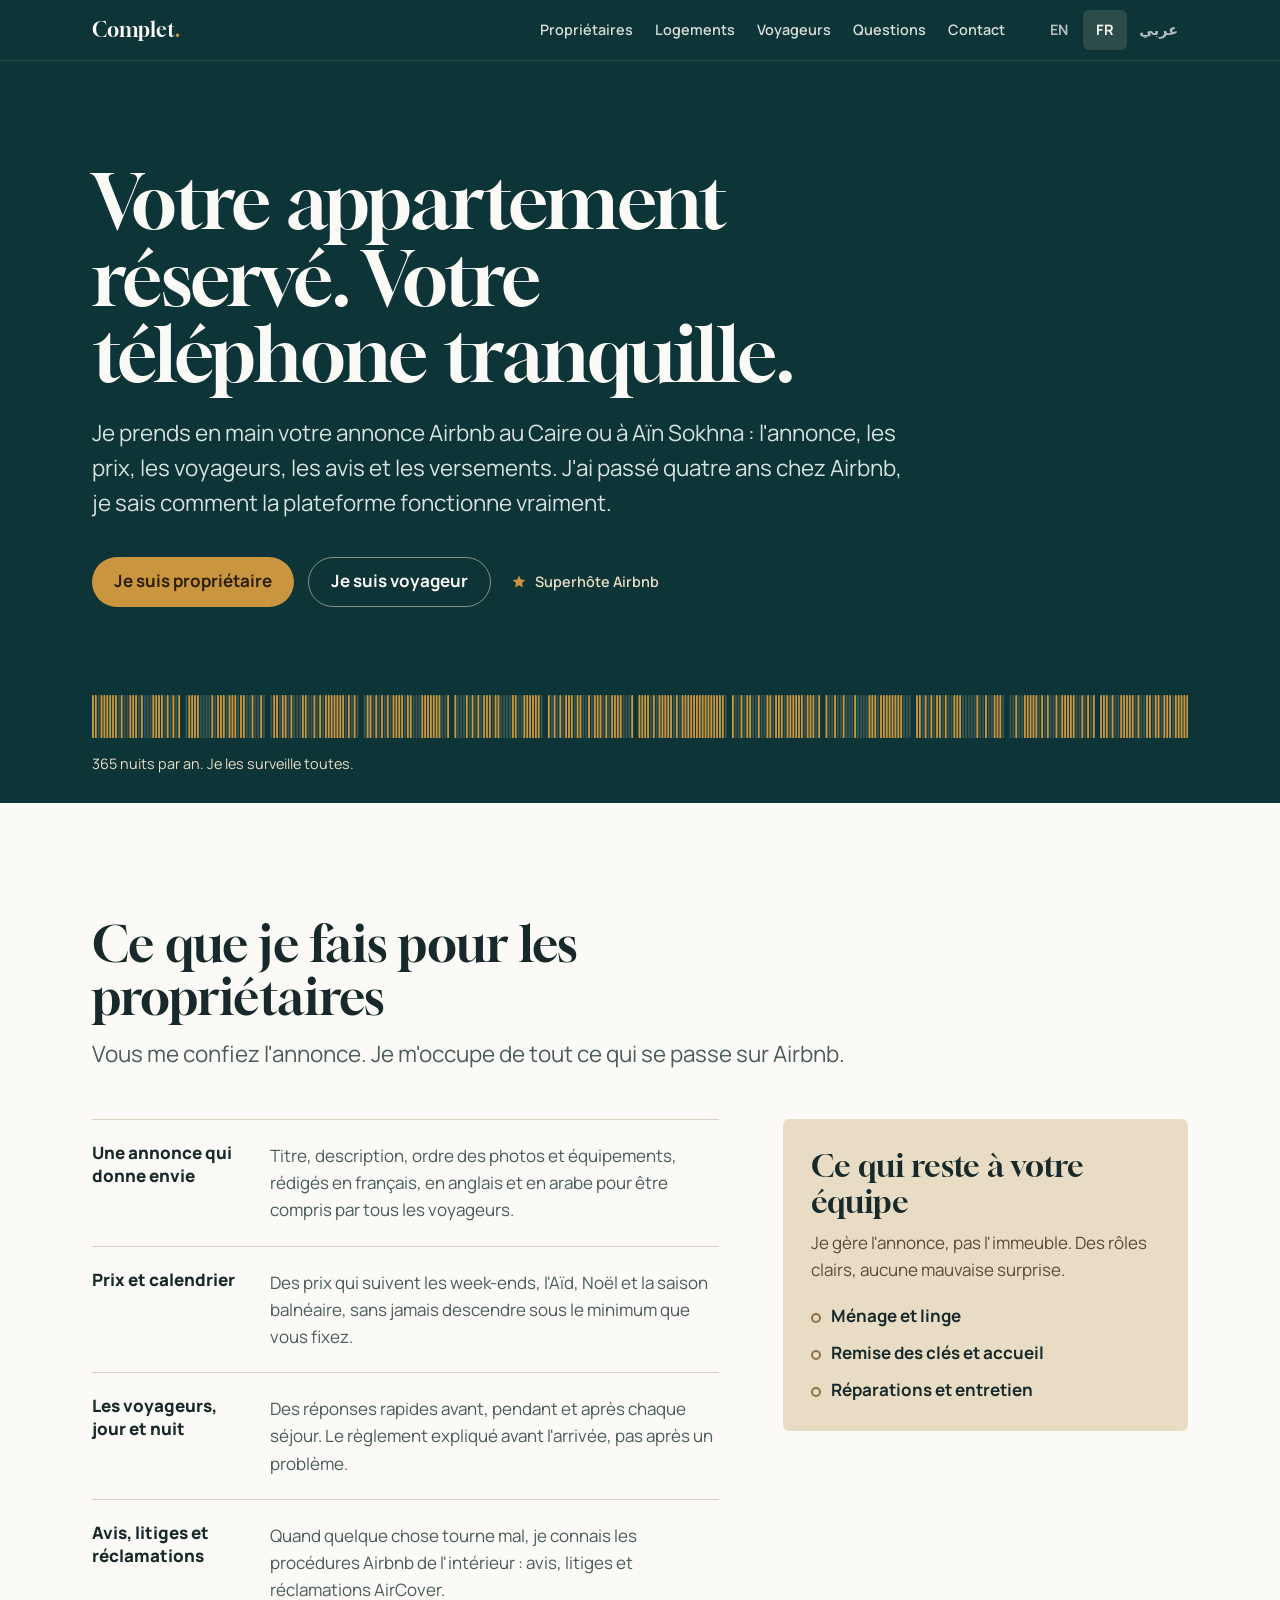
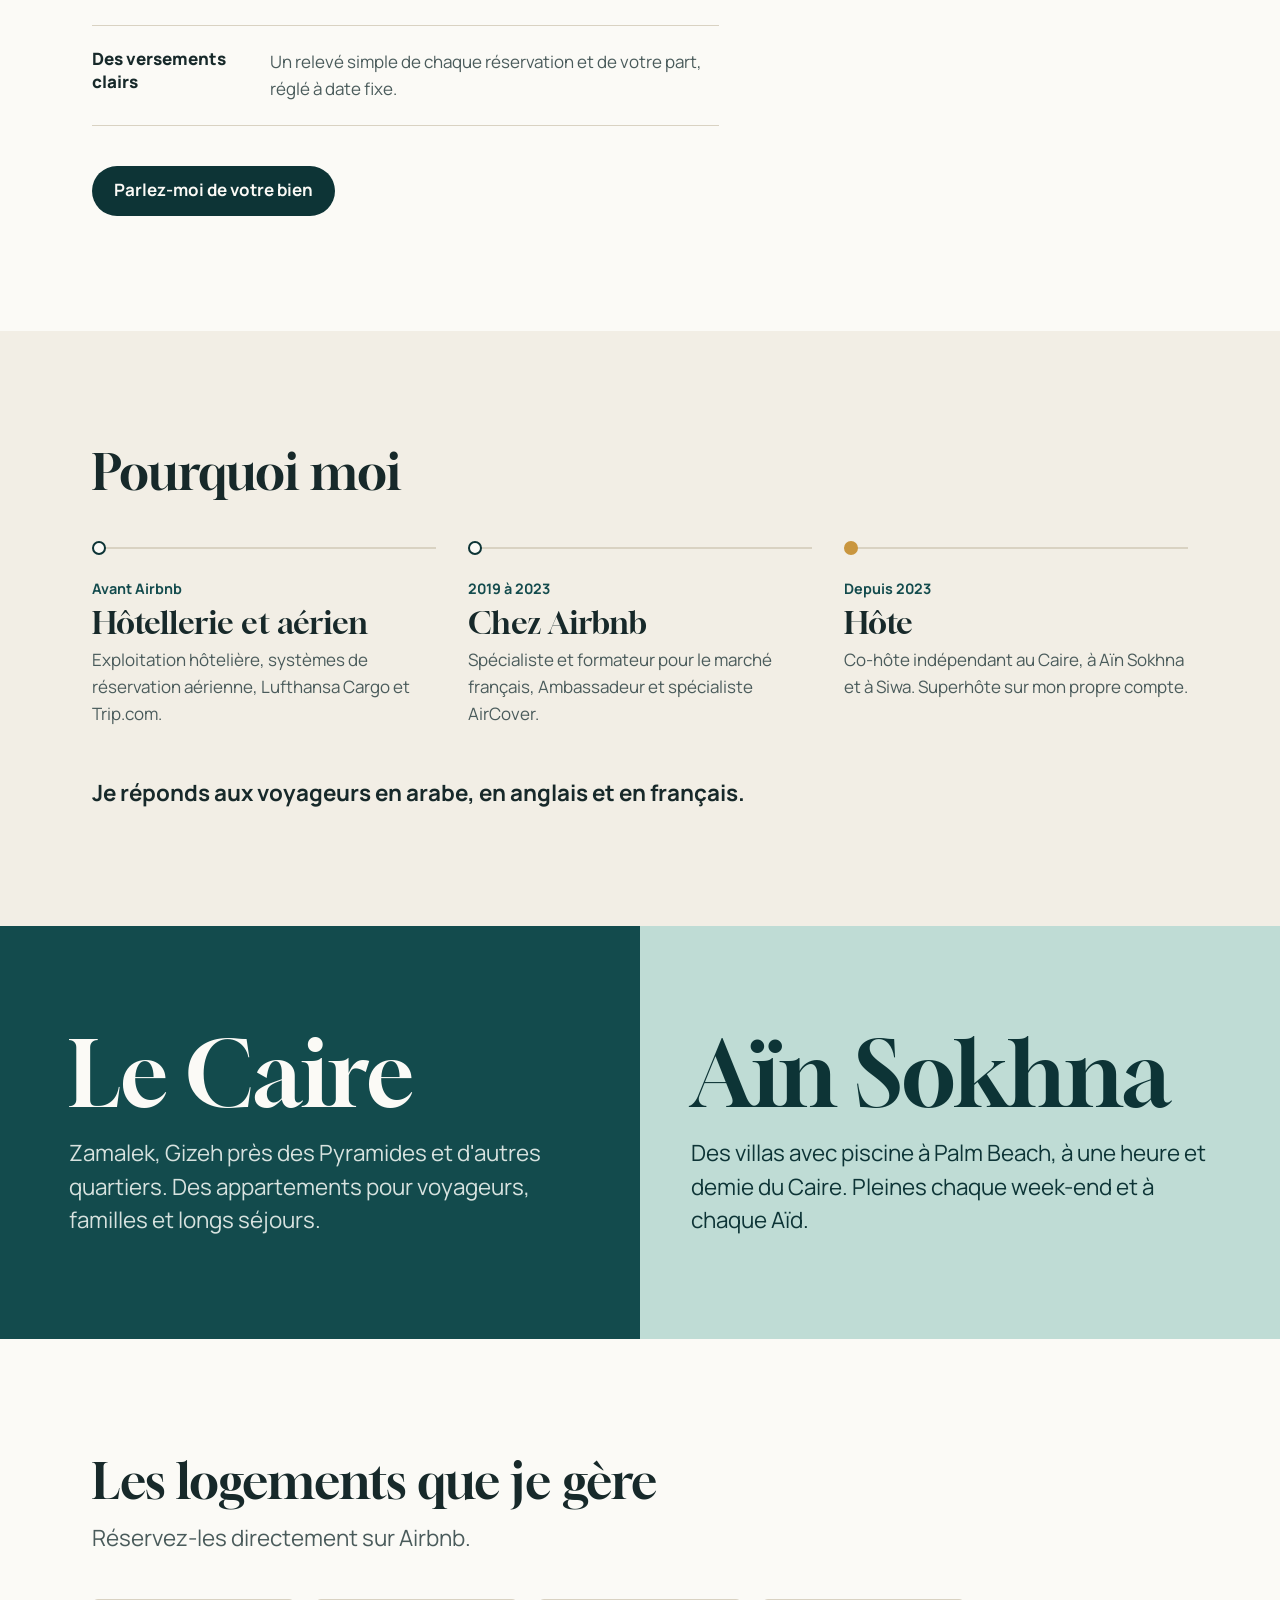
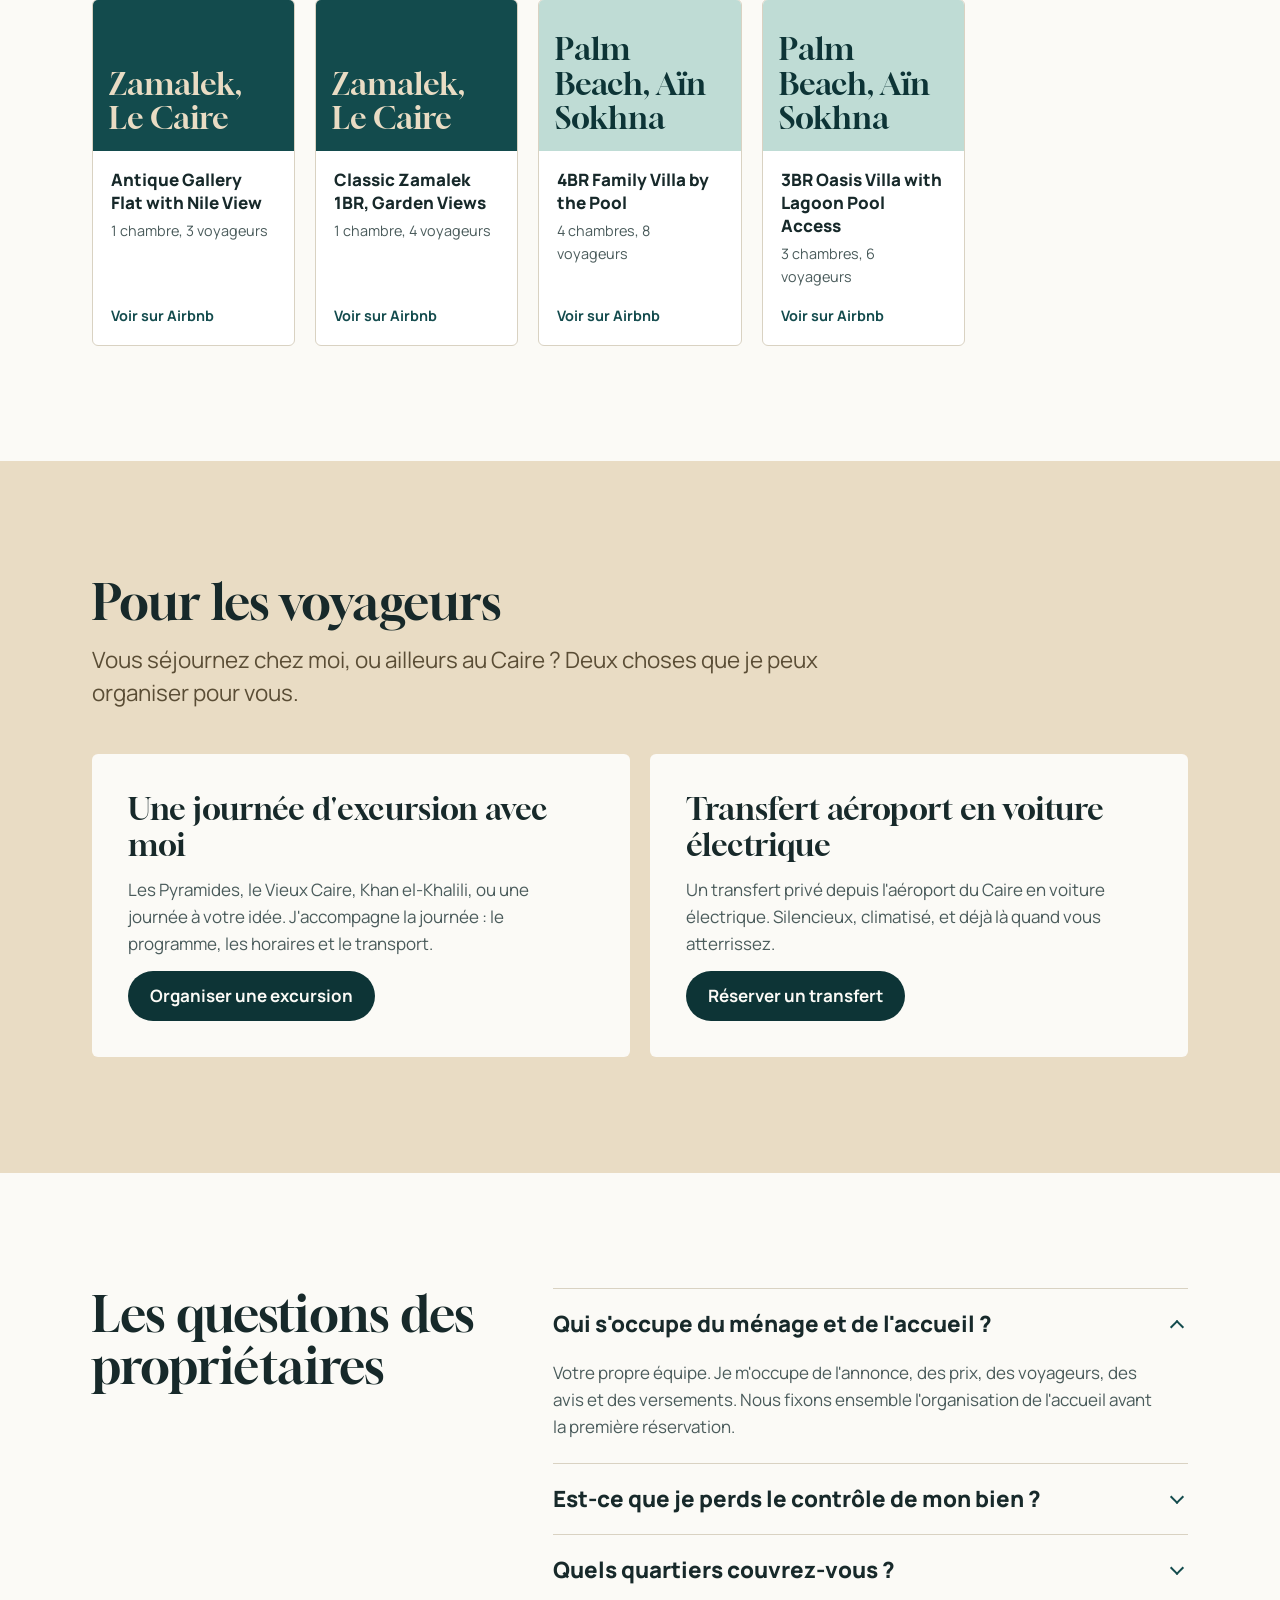
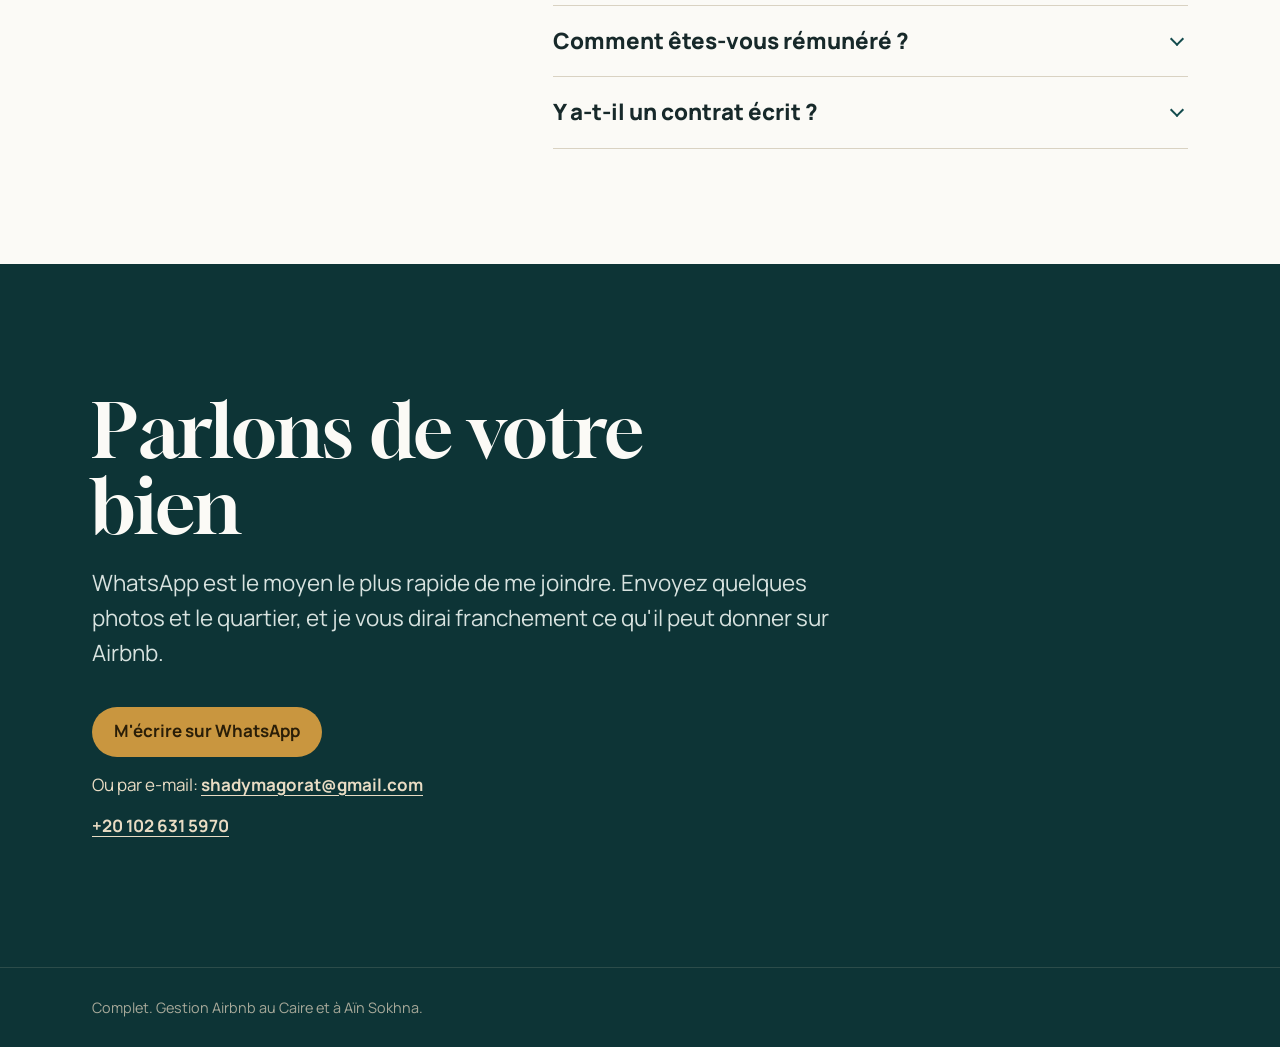
<file: fr/index.html>
<!doctype html>
<html lang="fr" dir="ltr">
<head>
<meta charset="utf-8">
<meta name="viewport" content="width=device-width, initial-scale=1">
<title>Complet | Gestion Airbnb au Caire et à Aïn Sokhna</title>
<meta name="description" content="Je prends en main votre annonce Airbnb au Caire ou à Aïn Sokhna : annonce, prix, voyageurs, avis et versements. Ancien spécialiste Airbnb, aujourd&#39;hui Superhôte.">
<link rel="canonical" href="https://shadymagorat-tech.github.io/shady-magora-365/fr/">
<link rel="alternate" hreflang="en" href="https://shadymagorat-tech.github.io/shady-magora-365/">
<link rel="alternate" hreflang="fr" href="https://shadymagorat-tech.github.io/shady-magora-365/fr/">
<link rel="alternate" hreflang="ar" href="https://shadymagorat-tech.github.io/shady-magora-365/ar/">
<link rel="alternate" hreflang="x-default" href="https://shadymagorat-tech.github.io/shady-magora-365/">
<meta property="og:type" content="website">
<meta property="og:site_name" content="Complet">
<meta property="og:title" content="Complet">
<meta property="og:description" content="Votre appartement réservé, votre téléphone tranquille. Gestion Airbnb au Caire et à Aïn Sokhna.">
<meta property="og:url" content="https://shadymagorat-tech.github.io/shady-magora-365/fr/">
<meta property="og:image" content="https://shadymagorat-tech.github.io/shady-magora-365/assets/og.png">
<meta property="og:image:width" content="1200">
<meta property="og:image:height" content="630">
<meta property="og:locale" content="fr_FR">
<meta name="twitter:card" content="summary_large_image">
<meta name="twitter:title" content="Complet">
<meta name="twitter:description" content="Votre appartement réservé, votre téléphone tranquille. Gestion Airbnb au Caire et à Aïn Sokhna.">
<meta name="twitter:image" content="https://shadymagorat-tech.github.io/shady-magora-365/assets/og.png">
<meta name="theme-color" content="#0D3436">
<link rel="icon" href="../assets/favicon.svg" type="image/svg+xml">
<link rel="preconnect" href="https://fonts.googleapis.com">
<link rel="preconnect" href="https://fonts.gstatic.com" crossorigin>
<link rel="preload" as="style" href="https://fonts.googleapis.com/css2?family=Gloock&amp;family=Manrope:wght@400;600;700;800&amp;display=swap">
<link rel="stylesheet" href="https://fonts.googleapis.com/css2?family=Gloock&amp;family=Manrope:wght@400;600;700;800&amp;display=swap" media="print" onload="this.media='all'">
<noscript><link rel="stylesheet" href="https://fonts.googleapis.com/css2?family=Gloock&amp;family=Manrope:wght@400;600;700;800&amp;display=swap"></noscript>
<link rel="stylesheet" href="../assets/style.css">

<script type="application/ld+json">{"@context": "https://schema.org", "@type": "LocalBusiness", "name": "Complet", "description": "Je prends en main votre annonce Airbnb au Caire ou à Aïn Sokhna : annonce, prix, voyageurs, avis et versements. Ancien spécialiste Airbnb, aujourd'hui Superhôte.", "url": "https://shadymagorat-tech.github.io/shady-magora-365/fr/", "image": "https://shadymagorat-tech.github.io/shady-magora-365/assets/og.png", "telephone": "+20 102 631 5970", "email": "shadymagorat@gmail.com", "founder": {"@type": "Person", "name": "Shady Magora"}, "address": {"@type": "PostalAddress", "addressLocality": "Cairo", "addressCountry": "EG"}, "areaServed": [{"@type": "City", "name": "Cairo"}, {"@type": "Place", "name": "Ain Sokhna"}], "knowsLanguage": ["ar", "en", "fr"]}</script>
</head>
<body>
<a class="skip" href="#main">Aller au contenu</a>

<header class="top">
  <div class="wrap top__in">
    <a class="mark" href="../fr/"><span class="mark__name">Complet</span><span class="mark__num">.</span></a>
    <nav class="nav" aria-label="Main">
      <a href="#owners">Propriétaires</a>
      <a href="#stays">Logements</a>
      <a href="#guests">Voyageurs</a>
      <a href="#faq">Questions</a>
      <a href="#contact">Contact</a>
    </nav>
    <div class="langs" role="group" aria-label="Langue">
      <a href="../" data-lang="en" lang="en" >EN</a>
      <a href="../fr/" data-lang="fr" lang="fr" aria-current="page">FR</a>
      <a href="../ar/" data-lang="ar" lang="ar" >عربي</a>
    </div>
  </div>
</header>

<main id="main">

<section class="hero">
  <div class="wrap hero__in">
    <h1 class="hero__title">Votre appartement réservé. Votre téléphone tranquille.</h1>
    <p class="hero__sub">Je prends en main votre annonce Airbnb au Caire ou à Aïn Sokhna : l&#39;annonce, les prix, les voyageurs, les avis et les versements. J&#39;ai passé quatre ans chez Airbnb, je sais comment la plateforme fonctionne vraiment.</p>
    <div class="hero__actions">
      <a class="btn btn--brass" href="#owners">Je suis propriétaire</a>
      <a class="btn btn--ghost" href="#guests">Je suis voyageur</a>
      <span class="badge"><svg aria-hidden="true" viewBox="0 0 16 16" width="16" height="16"><path d="M8 1.5l1.9 4 4.4.5-3.3 3 .9 4.4L8 11.2 4.1 13.4l.9-4.4-3.3-3 4.4-.5z" fill="currentColor"/></svg>Superhôte Airbnb</span>
    </div>
  </div>
  <figure class="ribbon wrap">
    <svg viewBox="0 0 1754 34" preserveAspectRatio="none" role="img" aria-label="A year of nights on the calendar" focusable="false"><g class="open"><rect x="9.2" y="0" width="3" height="34" rx="1"/><rect x="41.4" y="0" width="3" height="34" rx="1"/><rect x="50.6" y="0" width="3" height="34" rx="1"/><rect x="55.2" y="0" width="3" height="34" rx="1"/><rect x="73.6" y="0" width="3" height="34" rx="1"/><rect x="82.8" y="0" width="3" height="34" rx="1"/><rect x="87.4" y="0" width="3" height="34" rx="1"/><rect x="92.0" y="0" width="3" height="34" rx="1"/><rect x="115.0" y="0" width="3" height="34" rx="1"/><rect x="124.2" y="0" width="3" height="34" rx="1"/><rect x="133.4" y="0" width="3" height="34" rx="1"/><rect x="149.6" y="0" width="3" height="34" rx="1"/><rect x="172.6" y="0" width="3" height="34" rx="1"/><rect x="177.2" y="0" width="3" height="34" rx="1"/><rect x="181.8" y="0" width="3" height="34" rx="1"/><rect x="186.4" y="0" width="3" height="34" rx="1"/><rect x="195.6" y="0" width="3" height="34" rx="1"/><rect x="214.0" y="0" width="3" height="34" rx="1"/><rect x="232.4" y="0" width="3" height="34" rx="1"/><rect x="246.2" y="0" width="3" height="34" rx="1"/><rect x="250.8" y="0" width="3" height="34" rx="1"/><rect x="260.0" y="0" width="3" height="34" rx="1"/><rect x="264.6" y="0" width="3" height="34" rx="1"/><rect x="273.8" y="0" width="3" height="34" rx="1"/><rect x="285.4" y="0" width="3" height="34" rx="1"/><rect x="299.2" y="0" width="3" height="34" rx="1"/><rect x="313.0" y="0" width="3" height="34" rx="1"/><rect x="322.2" y="0" width="3" height="34" rx="1"/><rect x="326.8" y="0" width="3" height="34" rx="1"/><rect x="331.4" y="0" width="3" height="34" rx="1"/><rect x="345.2" y="0" width="3" height="34" rx="1"/><rect x="349.8" y="0" width="3" height="34" rx="1"/><rect x="359.0" y="0" width="3" height="34" rx="1"/><rect x="368.2" y="0" width="3" height="34" rx="1"/><rect x="405.0" y="0" width="3" height="34" rx="1"/><rect x="414.2" y="0" width="3" height="34" rx="1"/><rect x="423.4" y="0" width="3" height="34" rx="1"/><rect x="435.0" y="0" width="3" height="34" rx="1"/><rect x="448.8" y="0" width="3" height="34" rx="1"/><rect x="458.0" y="0" width="3" height="34" rx="1"/><rect x="467.2" y="0" width="3" height="34" rx="1"/><rect x="476.4" y="0" width="3" height="34" rx="1"/><rect x="499.4" y="0" width="3" height="34" rx="1"/><rect x="513.2" y="0" width="3" height="34" rx="1"/><rect x="517.8" y="0" width="3" height="34" rx="1"/><rect x="522.4" y="0" width="3" height="34" rx="1"/><rect x="559.2" y="0" width="3" height="34" rx="1"/><rect x="563.8" y="0" width="3" height="34" rx="1"/><rect x="584.6" y="0" width="3" height="34" rx="1"/><rect x="589.2" y="0" width="3" height="34" rx="1"/><rect x="593.8" y="0" width="3" height="34" rx="1"/><rect x="603.0" y="0" width="3" height="34" rx="1"/><rect x="612.2" y="0" width="3" height="34" rx="1"/><rect x="621.4" y="0" width="3" height="34" rx="1"/><rect x="639.8" y="0" width="3" height="34" rx="1"/><rect x="653.6" y="0" width="3" height="34" rx="1"/><rect x="658.2" y="0" width="3" height="34" rx="1"/><rect x="662.8" y="0" width="3" height="34" rx="1"/><rect x="667.4" y="0" width="3" height="34" rx="1"/><rect x="681.2" y="0" width="3" height="34" rx="1"/><rect x="685.8" y="0" width="3" height="34" rx="1"/><rect x="718.0" y="0" width="3" height="34" rx="1"/><rect x="734.2" y="0" width="3" height="34" rx="1"/><rect x="743.4" y="0" width="3" height="34" rx="1"/><rect x="752.6" y="0" width="3" height="34" rx="1"/><rect x="771.0" y="0" width="3" height="34" rx="1"/><rect x="784.8" y="0" width="3" height="34" rx="1"/><rect x="789.4" y="0" width="3" height="34" rx="1"/><rect x="798.6" y="0" width="3" height="34" rx="1"/><rect x="817.0" y="0" width="3" height="34" rx="1"/><rect x="826.2" y="0" width="3" height="34" rx="1"/><rect x="849.2" y="0" width="3" height="34" rx="1"/><rect x="853.8" y="0" width="3" height="34" rx="1"/><rect x="858.4" y="0" width="3" height="34" rx="1"/><rect x="893.0" y="0" width="3" height="34" rx="1"/><rect x="902.2" y="0" width="3" height="34" rx="1"/><rect x="929.8" y="0" width="3" height="34" rx="1"/><rect x="939.0" y="0" width="3" height="34" rx="1"/><rect x="1012.6" y="0" width="3" height="34" rx="1"/><rect x="1028.8" y="0" width="3" height="34" rx="1"/><rect x="1033.4" y="0" width="3" height="34" rx="1"/><rect x="1042.6" y="0" width="3" height="34" rx="1"/><rect x="1056.4" y="0" width="3" height="34" rx="1"/><rect x="1061.0" y="0" width="3" height="34" rx="1"/><rect x="1070.2" y="0" width="3" height="34" rx="1"/><rect x="1074.8" y="0" width="3" height="34" rx="1"/><rect x="1088.6" y="0" width="3" height="34" rx="1"/><rect x="1107.0" y="0" width="3" height="34" rx="1"/><rect x="1139.2" y="0" width="3" height="34" rx="1"/><rect x="1157.6" y="0" width="3" height="34" rx="1"/><rect x="1178.4" y="0" width="3" height="34" rx="1"/><rect x="1183.0" y="0" width="3" height="34" rx="1"/><rect x="1192.2" y="0" width="3" height="34" rx="1"/><rect x="1196.8" y="0" width="3" height="34" rx="1"/><rect x="1206.0" y="0" width="3" height="34" rx="1"/><rect x="1210.6" y="0" width="3" height="34" rx="1"/><rect x="1215.2" y="0" width="3" height="34" rx="1"/><rect x="1224.4" y="0" width="3" height="34" rx="1"/><rect x="1229.0" y="0" width="3" height="34" rx="1"/><rect x="1233.6" y="0" width="3" height="34" rx="1"/><rect x="1238.2" y="0" width="3" height="34" rx="1"/><rect x="1256.6" y="0" width="3" height="34" rx="1"/><rect x="1298.0" y="0" width="3" height="34" rx="1"/><rect x="1302.6" y="0" width="3" height="34" rx="1"/><rect x="1307.2" y="0" width="3" height="34" rx="1"/><rect x="1328.0" y="0" width="3" height="34" rx="1"/><rect x="1337.2" y="0" width="3" height="34" rx="1"/><rect x="1346.4" y="0" width="3" height="34" rx="1"/><rect x="1360.2" y="0" width="3" height="34" rx="1"/><rect x="1369.4" y="0" width="3" height="34" rx="1"/><rect x="1374.0" y="0" width="3" height="34" rx="1"/><rect x="1392.4" y="0" width="3" height="34" rx="1"/><rect x="1397.0" y="0" width="3" height="34" rx="1"/><rect x="1401.6" y="0" width="3" height="34" rx="1"/><rect x="1406.2" y="0" width="3" height="34" rx="1"/><rect x="1410.8" y="0" width="3" height="34" rx="1"/><rect x="1420.0" y="0" width="3" height="34" rx="1"/><rect x="1424.6" y="0" width="3" height="34" rx="1"/><rect x="1433.8" y="0" width="3" height="34" rx="1"/><rect x="1438.4" y="0" width="3" height="34" rx="1"/><rect x="1456.8" y="0" width="3" height="34" rx="1"/><rect x="1468.4" y="0" width="3" height="34" rx="1"/><rect x="1473.0" y="0" width="3" height="34" rx="1"/><rect x="1482.2" y="0" width="3" height="34" rx="1"/><rect x="1486.8" y="0" width="3" height="34" rx="1"/><rect x="1514.4" y="0" width="3" height="34" rx="1"/><rect x="1523.6" y="0" width="3" height="34" rx="1"/><rect x="1532.8" y="0" width="3" height="34" rx="1"/><rect x="1537.4" y="0" width="3" height="34" rx="1"/><rect x="1546.6" y="0" width="3" height="34" rx="1"/><rect x="1574.2" y="0" width="3" height="34" rx="1"/><rect x="1578.8" y="0" width="3" height="34" rx="1"/><rect x="1588.0" y="0" width="3" height="34" rx="1"/><rect x="1597.2" y="0" width="3" height="34" rx="1"/><rect x="1627.2" y="0" width="3" height="34" rx="1"/><rect x="1636.4" y="0" width="3" height="34" rx="1"/><rect x="1641.0" y="0" width="3" height="34" rx="1"/><rect x="1668.6" y="0" width="3" height="34" rx="1"/><rect x="1677.8" y="0" width="3" height="34" rx="1"/><rect x="1682.4" y="0" width="3" height="34" rx="1"/><rect x="1696.2" y="0" width="3" height="34" rx="1"/><rect x="1710.0" y="0" width="3" height="34" rx="1"/><rect x="1728.4" y="0" width="3" height="34" rx="1"/></g><g class="booked"><rect x="0.0" y="0" width="3" height="34" rx="1"/><rect x="4.6" y="0" width="3" height="34" rx="1"/><rect x="13.8" y="0" width="3" height="34" rx="1"/><rect x="18.4" y="0" width="3" height="34" rx="1"/><rect x="23.0" y="0" width="3" height="34" rx="1"/><rect x="27.6" y="0" width="3" height="34" rx="1"/><rect x="32.2" y="0" width="3" height="34" rx="1"/><rect x="36.8" y="0" width="3" height="34" rx="1"/><rect x="46.0" y="0" width="3" height="34" rx="1"/><rect x="59.8" y="0" width="3" height="34" rx="1"/><rect x="64.4" y="0" width="3" height="34" rx="1"/><rect x="69.0" y="0" width="3" height="34" rx="1"/><rect x="78.2" y="0" width="3" height="34" rx="1"/><rect x="96.6" y="0" width="3" height="34" rx="1"/><rect x="101.2" y="0" width="3" height="34" rx="1"/><rect x="105.8" y="0" width="3" height="34" rx="1"/><rect x="110.4" y="0" width="3" height="34" rx="1"/><rect x="119.6" y="0" width="3" height="34" rx="1"/><rect x="128.8" y="0" width="3" height="34" rx="1"/><rect x="138.0" y="0" width="3" height="34" rx="1"/><rect x="154.2" y="0" width="3" height="34" rx="1"/><rect x="158.8" y="0" width="3" height="34" rx="1"/><rect x="163.4" y="0" width="3" height="34" rx="1"/><rect x="168.0" y="0" width="3" height="34" rx="1"/><rect x="191.0" y="0" width="3" height="34" rx="1"/><rect x="200.2" y="0" width="3" height="34" rx="1"/><rect x="204.8" y="0" width="3" height="34" rx="1"/><rect x="209.4" y="0" width="3" height="34" rx="1"/><rect x="218.6" y="0" width="3" height="34" rx="1"/><rect x="223.2" y="0" width="3" height="34" rx="1"/><rect x="227.8" y="0" width="3" height="34" rx="1"/><rect x="237.0" y="0" width="3" height="34" rx="1"/><rect x="241.6" y="0" width="3" height="34" rx="1"/><rect x="255.4" y="0" width="3" height="34" rx="1"/><rect x="269.2" y="0" width="3" height="34" rx="1"/><rect x="290.0" y="0" width="3" height="34" rx="1"/><rect x="294.6" y="0" width="3" height="34" rx="1"/><rect x="303.8" y="0" width="3" height="34" rx="1"/><rect x="308.4" y="0" width="3" height="34" rx="1"/><rect x="317.6" y="0" width="3" height="34" rx="1"/><rect x="336.0" y="0" width="3" height="34" rx="1"/><rect x="340.6" y="0" width="3" height="34" rx="1"/><rect x="354.4" y="0" width="3" height="34" rx="1"/><rect x="363.6" y="0" width="3" height="34" rx="1"/><rect x="372.8" y="0" width="3" height="34" rx="1"/><rect x="377.4" y="0" width="3" height="34" rx="1"/><rect x="382.0" y="0" width="3" height="34" rx="1"/><rect x="386.6" y="0" width="3" height="34" rx="1"/><rect x="391.2" y="0" width="3" height="34" rx="1"/><rect x="395.8" y="0" width="3" height="34" rx="1"/><rect x="400.4" y="0" width="3" height="34" rx="1"/><rect x="409.6" y="0" width="3" height="34" rx="1"/><rect x="418.8" y="0" width="3" height="34" rx="1"/><rect x="439.6" y="0" width="3" height="34" rx="1"/><rect x="444.2" y="0" width="3" height="34" rx="1"/><rect x="453.4" y="0" width="3" height="34" rx="1"/><rect x="462.6" y="0" width="3" height="34" rx="1"/><rect x="471.8" y="0" width="3" height="34" rx="1"/><rect x="481.0" y="0" width="3" height="34" rx="1"/><rect x="485.6" y="0" width="3" height="34" rx="1"/><rect x="490.2" y="0" width="3" height="34" rx="1"/><rect x="494.8" y="0" width="3" height="34" rx="1"/><rect x="504.0" y="0" width="3" height="34" rx="1"/><rect x="508.6" y="0" width="3" height="34" rx="1"/><rect x="527.0" y="0" width="3" height="34" rx="1"/><rect x="531.6" y="0" width="3" height="34" rx="1"/><rect x="536.2" y="0" width="3" height="34" rx="1"/><rect x="540.8" y="0" width="3" height="34" rx="1"/><rect x="545.4" y="0" width="3" height="34" rx="1"/><rect x="550.0" y="0" width="3" height="34" rx="1"/><rect x="554.6" y="0" width="3" height="34" rx="1"/><rect x="568.4" y="0" width="3" height="34" rx="1"/><rect x="580.0" y="0" width="3" height="34" rx="1"/><rect x="598.4" y="0" width="3" height="34" rx="1"/><rect x="607.6" y="0" width="3" height="34" rx="1"/><rect x="616.8" y="0" width="3" height="34" rx="1"/><rect x="626.0" y="0" width="3" height="34" rx="1"/><rect x="630.6" y="0" width="3" height="34" rx="1"/><rect x="635.2" y="0" width="3" height="34" rx="1"/><rect x="644.4" y="0" width="3" height="34" rx="1"/><rect x="649.0" y="0" width="3" height="34" rx="1"/><rect x="672.0" y="0" width="3" height="34" rx="1"/><rect x="676.6" y="0" width="3" height="34" rx="1"/><rect x="690.4" y="0" width="3" height="34" rx="1"/><rect x="695.0" y="0" width="3" height="34" rx="1"/><rect x="699.6" y="0" width="3" height="34" rx="1"/><rect x="704.2" y="0" width="3" height="34" rx="1"/><rect x="708.8" y="0" width="3" height="34" rx="1"/><rect x="713.4" y="0" width="3" height="34" rx="1"/><rect x="729.6" y="0" width="3" height="34" rx="1"/><rect x="738.8" y="0" width="3" height="34" rx="1"/><rect x="748.0" y="0" width="3" height="34" rx="1"/><rect x="757.2" y="0" width="3" height="34" rx="1"/><rect x="761.8" y="0" width="3" height="34" rx="1"/><rect x="766.4" y="0" width="3" height="34" rx="1"/><rect x="775.6" y="0" width="3" height="34" rx="1"/><rect x="780.2" y="0" width="3" height="34" rx="1"/><rect x="794.0" y="0" width="3" height="34" rx="1"/><rect x="803.2" y="0" width="3" height="34" rx="1"/><rect x="807.8" y="0" width="3" height="34" rx="1"/><rect x="812.4" y="0" width="3" height="34" rx="1"/><rect x="821.6" y="0" width="3" height="34" rx="1"/><rect x="830.8" y="0" width="3" height="34" rx="1"/><rect x="835.4" y="0" width="3" height="34" rx="1"/><rect x="840.0" y="0" width="3" height="34" rx="1"/><rect x="844.6" y="0" width="3" height="34" rx="1"/><rect x="863.0" y="0" width="3" height="34" rx="1"/><rect x="874.6" y="0" width="3" height="34" rx="1"/><rect x="879.2" y="0" width="3" height="34" rx="1"/><rect x="883.8" y="0" width="3" height="34" rx="1"/><rect x="888.4" y="0" width="3" height="34" rx="1"/><rect x="897.6" y="0" width="3" height="34" rx="1"/><rect x="906.8" y="0" width="3" height="34" rx="1"/><rect x="911.4" y="0" width="3" height="34" rx="1"/><rect x="916.0" y="0" width="3" height="34" rx="1"/><rect x="920.6" y="0" width="3" height="34" rx="1"/><rect x="925.2" y="0" width="3" height="34" rx="1"/><rect x="934.4" y="0" width="3" height="34" rx="1"/><rect x="943.6" y="0" width="3" height="34" rx="1"/><rect x="948.2" y="0" width="3" height="34" rx="1"/><rect x="952.8" y="0" width="3" height="34" rx="1"/><rect x="957.4" y="0" width="3" height="34" rx="1"/><rect x="962.0" y="0" width="3" height="34" rx="1"/><rect x="966.6" y="0" width="3" height="34" rx="1"/><rect x="971.2" y="0" width="3" height="34" rx="1"/><rect x="975.8" y="0" width="3" height="34" rx="1"/><rect x="980.4" y="0" width="3" height="34" rx="1"/><rect x="985.0" y="0" width="3" height="34" rx="1"/><rect x="989.6" y="0" width="3" height="34" rx="1"/><rect x="994.2" y="0" width="3" height="34" rx="1"/><rect x="998.8" y="0" width="3" height="34" rx="1"/><rect x="1003.4" y="0" width="3" height="34" rx="1"/><rect x="1008.0" y="0" width="3" height="34" rx="1"/><rect x="1024.2" y="0" width="3" height="34" rx="1"/><rect x="1038.0" y="0" width="3" height="34" rx="1"/><rect x="1047.2" y="0" width="3" height="34" rx="1"/><rect x="1051.8" y="0" width="3" height="34" rx="1"/><rect x="1065.6" y="0" width="3" height="34" rx="1"/><rect x="1079.4" y="0" width="3" height="34" rx="1"/><rect x="1084.0" y="0" width="3" height="34" rx="1"/><rect x="1093.2" y="0" width="3" height="34" rx="1"/><rect x="1097.8" y="0" width="3" height="34" rx="1"/><rect x="1102.4" y="0" width="3" height="34" rx="1"/><rect x="1111.6" y="0" width="3" height="34" rx="1"/><rect x="1116.2" y="0" width="3" height="34" rx="1"/><rect x="1120.8" y="0" width="3" height="34" rx="1"/><rect x="1125.4" y="0" width="3" height="34" rx="1"/><rect x="1130.0" y="0" width="3" height="34" rx="1"/><rect x="1134.6" y="0" width="3" height="34" rx="1"/><rect x="1143.8" y="0" width="3" height="34" rx="1"/><rect x="1148.4" y="0" width="3" height="34" rx="1"/><rect x="1153.0" y="0" width="3" height="34" rx="1"/><rect x="1162.2" y="0" width="3" height="34" rx="1"/><rect x="1173.8" y="0" width="3" height="34" rx="1"/><rect x="1187.6" y="0" width="3" height="34" rx="1"/><rect x="1201.4" y="0" width="3" height="34" rx="1"/><rect x="1219.8" y="0" width="3" height="34" rx="1"/><rect x="1242.8" y="0" width="3" height="34" rx="1"/><rect x="1247.4" y="0" width="3" height="34" rx="1"/><rect x="1252.0" y="0" width="3" height="34" rx="1"/><rect x="1261.2" y="0" width="3" height="34" rx="1"/><rect x="1265.8" y="0" width="3" height="34" rx="1"/><rect x="1270.4" y="0" width="3" height="34" rx="1"/><rect x="1275.0" y="0" width="3" height="34" rx="1"/><rect x="1279.6" y="0" width="3" height="34" rx="1"/><rect x="1284.2" y="0" width="3" height="34" rx="1"/><rect x="1288.8" y="0" width="3" height="34" rx="1"/><rect x="1293.4" y="0" width="3" height="34" rx="1"/><rect x="1318.8" y="0" width="3" height="34" rx="1"/><rect x="1323.4" y="0" width="3" height="34" rx="1"/><rect x="1332.6" y="0" width="3" height="34" rx="1"/><rect x="1341.8" y="0" width="3" height="34" rx="1"/><rect x="1351.0" y="0" width="3" height="34" rx="1"/><rect x="1355.6" y="0" width="3" height="34" rx="1"/><rect x="1364.8" y="0" width="3" height="34" rx="1"/><rect x="1378.6" y="0" width="3" height="34" rx="1"/><rect x="1383.2" y="0" width="3" height="34" rx="1"/><rect x="1387.8" y="0" width="3" height="34" rx="1"/><rect x="1415.4" y="0" width="3" height="34" rx="1"/><rect x="1429.2" y="0" width="3" height="34" rx="1"/><rect x="1443.0" y="0" width="3" height="34" rx="1"/><rect x="1447.6" y="0" width="3" height="34" rx="1"/><rect x="1452.2" y="0" width="3" height="34" rx="1"/><rect x="1477.6" y="0" width="3" height="34" rx="1"/><rect x="1491.4" y="0" width="3" height="34" rx="1"/><rect x="1496.0" y="0" width="3" height="34" rx="1"/><rect x="1500.6" y="0" width="3" height="34" rx="1"/><rect x="1505.2" y="0" width="3" height="34" rx="1"/><rect x="1509.8" y="0" width="3" height="34" rx="1"/><rect x="1519.0" y="0" width="3" height="34" rx="1"/><rect x="1528.2" y="0" width="3" height="34" rx="1"/><rect x="1542.0" y="0" width="3" height="34" rx="1"/><rect x="1551.2" y="0" width="3" height="34" rx="1"/><rect x="1555.8" y="0" width="3" height="34" rx="1"/><rect x="1560.4" y="0" width="3" height="34" rx="1"/><rect x="1565.0" y="0" width="3" height="34" rx="1"/><rect x="1569.6" y="0" width="3" height="34" rx="1"/><rect x="1583.4" y="0" width="3" height="34" rx="1"/><rect x="1592.6" y="0" width="3" height="34" rx="1"/><rect x="1601.8" y="0" width="3" height="34" rx="1"/><rect x="1613.4" y="0" width="3" height="34" rx="1"/><rect x="1618.0" y="0" width="3" height="34" rx="1"/><rect x="1622.6" y="0" width="3" height="34" rx="1"/><rect x="1631.8" y="0" width="3" height="34" rx="1"/><rect x="1645.6" y="0" width="3" height="34" rx="1"/><rect x="1650.2" y="0" width="3" height="34" rx="1"/><rect x="1654.8" y="0" width="3" height="34" rx="1"/><rect x="1659.4" y="0" width="3" height="34" rx="1"/><rect x="1664.0" y="0" width="3" height="34" rx="1"/><rect x="1673.2" y="0" width="3" height="34" rx="1"/><rect x="1687.0" y="0" width="3" height="34" rx="1"/><rect x="1691.6" y="0" width="3" height="34" rx="1"/><rect x="1700.8" y="0" width="3" height="34" rx="1"/><rect x="1705.4" y="0" width="3" height="34" rx="1"/><rect x="1714.6" y="0" width="3" height="34" rx="1"/><rect x="1719.2" y="0" width="3" height="34" rx="1"/><rect x="1723.8" y="0" width="3" height="34" rx="1"/><rect x="1733.0" y="0" width="3" height="34" rx="1"/><rect x="1737.6" y="0" width="3" height="34" rx="1"/><rect x="1742.2" y="0" width="3" height="34" rx="1"/><rect x="1746.8" y="0" width="3" height="34" rx="1"/><rect x="1751.4" y="0" width="3" height="34" rx="1"/></g></svg>
    <figcaption>365 nuits par an. Je les surveille toutes.</figcaption>
  </figure>
</section>

<section id="owners" class="sec owners">
  <div class="wrap">
    <h2 class="h2">Ce que je fais pour les propriétaires</h2>
    <p class="lead">Vous me confiez l&#39;annonce. Je m&#39;occupe de tout ce qui se passe sur Airbnb.</p>
    <div class="owners__grid">
      <ul class="dolist">
        <li><h3>Une annonce qui donne envie</h3><p>Titre, description, ordre des photos et équipements, rédigés en français, en anglais et en arabe pour être compris par tous les voyageurs.</p></li>
        <li><h3>Prix et calendrier</h3><p>Des prix qui suivent les week-ends, l&#39;Aïd, Noël et la saison balnéaire, sans jamais descendre sous le minimum que vous fixez.</p></li>
        <li><h3>Les voyageurs, jour et nuit</h3><p>Des réponses rapides avant, pendant et après chaque séjour. Le règlement expliqué avant l&#39;arrivée, pas après un problème.</p></li>
        <li><h3>Avis, litiges et réclamations</h3><p>Quand quelque chose tourne mal, je connais les procédures Airbnb de l&#39;intérieur : avis, litiges et réclamations AirCover.</p></li>
        <li><h3>Des versements clairs</h3><p>Un relevé simple de chaque réservation et de votre part, réglé à date fixe.</p></li>
        
      </ul>
      <aside class="yours">
        <h3>Ce qui reste à votre équipe</h3>
        <p>Je gère l&#39;annonce, pas l&#39;immeuble. Des rôles clairs, aucune mauvaise surprise.</p>
        <ul><li>Ménage et linge</li><li>Remise des clés et accueil</li><li>Réparations et entretien</li></ul>
      </aside>
    </div>
    <a class="btn btn--teal" href="https://wa.me/201026315970?text=Bonjour%20Shady%2C%20j%27ai%20un%20bien%20que%20j%27aimerais%20vous%20confier%20sur%20Airbnb." target="_blank" rel="noopener">Parlez-moi de votre bien</a>
  </div>
</section>

<section class="sec why">
  <div class="wrap">
    <h2 class="h2">Pourquoi moi</h2>
    <ol class="timeline">
      <li><span class="timeline__when">Avant Airbnb</span><h3>Hôtellerie et aérien</h3><p>Exploitation hôtelière, systèmes de réservation aérienne, Lufthansa Cargo et Trip.com.</p></li>
      <li><span class="timeline__when">2019 à 2023</span><h3>Chez Airbnb</h3><p>Spécialiste et formateur pour le marché français, Ambassadeur et spécialiste AirCover.</p></li>
      <li><span class="timeline__when">Depuis 2023</span><h3>Hôte</h3><p>Co-hôte indépendant au Caire, à Aïn Sokhna et à Siwa. Superhôte sur mon propre compte.</p></li>
      
    </ol>
    <p class="why__langs">Je réponds aux voyageurs en arabe, en anglais et en français.</p>
  </div>
</section>

<section class="areas" aria-labelledby="areas-title">
  <h2 id="areas-title" class="visually-hidden">Où je travaille</h2>
  <div class="area area--cairo"><div class="area__in"><p class="area__name">Le Caire</p><p>Zamalek, Gizeh près des Pyramides et d&#39;autres quartiers. Des appartements pour voyageurs, familles et longs séjours.</p></div></div>
  <div class="area area--sokhna"><div class="area__in"><p class="area__name">Aïn Sokhna</p><p>Des villas avec piscine à Palm Beach, à une heure et demie du Caire. Pleines chaque week-end et à chaque Aïd.</p></div></div>
</section>

<section id="stays" class="sec stays">
  <div class="wrap">
    <h2 class="h2">Les logements que je gère</h2>
    <p class="lead">Réservez-les directement sur Airbnb.</p>
    <ul class="stays__list">
      <li class="stay stay--cairo">
        <a href="https://www.airbnb.com/rooms/1747283504789570481" target="_blank" rel="noopener">
          <span class="stay__ph" aria-hidden="true"><span>Zamalek, Le Caire</span></span>
          <span class="stay__body">
            
            <span class="stay__name" lang="en">Antique Gallery Flat with Nile View</span>
            <span class="stay__meta">1 chambre, 3 voyageurs</span>
            <span class="stay__link">Voir sur Airbnb</span>
          </span>
        </a>
      </li>
      <li class="stay stay--cairo">
        <a href="https://www.airbnb.com/rooms/1773917349237692831" target="_blank" rel="noopener">
          <span class="stay__ph" aria-hidden="true"><span>Zamalek, Le Caire</span></span>
          <span class="stay__body">
            
            <span class="stay__name" lang="en">Classic Zamalek 1BR, Garden Views</span>
            <span class="stay__meta">1 chambre, 4 voyageurs</span>
            <span class="stay__link">Voir sur Airbnb</span>
          </span>
        </a>
      </li>
      <li class="stay stay--sokhna">
        <a href="https://www.airbnb.com/rooms/1773275330884641794" target="_blank" rel="noopener">
          <span class="stay__ph" aria-hidden="true"><span>Palm Beach, Aïn Sokhna</span></span>
          <span class="stay__body">
            
            <span class="stay__name" lang="en">4BR Family Villa by the Pool</span>
            <span class="stay__meta">4 chambres, 8 voyageurs</span>
            <span class="stay__link">Voir sur Airbnb</span>
          </span>
        </a>
      </li>
      <li class="stay stay--sokhna">
        <a href="https://www.airbnb.com/rooms/1791418875302515737" target="_blank" rel="noopener">
          <span class="stay__ph" aria-hidden="true"><span>Palm Beach, Aïn Sokhna</span></span>
          <span class="stay__body">
            
            <span class="stay__name" lang="en">3BR Oasis Villa with Lagoon Pool Access</span>
            <span class="stay__meta">3 chambres, 6 voyageurs</span>
            <span class="stay__link">Voir sur Airbnb</span>
          </span>
        </a>
      </li>
      
    </ul>
  </div>
</section>

<section id="guests" class="sec guests">
  <div class="wrap">
    <h2 class="h2">Pour les voyageurs</h2>
    <p class="lead">Vous séjournez chez moi, ou ailleurs au Caire ? Deux choses que je peux organiser pour vous.</p>
    <div class="offers">
      <article class="offer">
        <h3>Une journée d&#39;excursion avec moi</h3>
        <p>Les Pyramides, le Vieux Caire, Khan el-Khalili, ou une journée à votre idée. J&#39;accompagne la journée : le programme, les horaires et le transport.</p>
        <a class="btn btn--teal" href="https://wa.me/201026315970?text=Bonjour%20Shady%2C%20je%20voudrais%20organiser%20une%20journ%C3%A9e%20d%27excursion." target="_blank" rel="noopener">Organiser une excursion</a>
      </article>
      <article class="offer">
        <h3>Transfert aéroport en voiture électrique</h3>
        <p>Un transfert privé depuis l&#39;aéroport du Caire en voiture électrique. Silencieux, climatisé, et déjà là quand vous atterrissez.</p>
        <a class="btn btn--teal" href="https://wa.me/201026315970?text=Bonjour%20Shady%2C%20j%27ai%20besoin%20d%27un%20transfert%20depuis%20l%27a%C3%A9roport." target="_blank" rel="noopener">Réserver un transfert</a>
      </article>
    </div>
  </div>
</section>

<section id="reviews" class="sec reviews" hidden>
  <div class="wrap">
    <h2 class="h2">Ce que disent les voyageurs</h2>
    <ul class="reviews__list" data-src="../data/reviews.json" data-source-label="Lire sur Airbnb"></ul>
  </div>
</section>

<section id="faq" class="sec faq">
  <div class="wrap faq__wrap">
    <h2 class="h2">Les questions des propriétaires</h2>
    <div class="faq__list">
      <details open><summary>Qui s&#39;occupe du ménage et de l&#39;accueil ?</summary><p>Votre propre équipe. Je m&#39;occupe de l&#39;annonce, des prix, des voyageurs, des avis et des versements. Nous fixons ensemble l&#39;organisation de l&#39;accueil avant la première réservation.</p></details>
      <details><summary>Est-ce que je perds le contrôle de mon bien ?</summary><p>Non. Vous fixez le prix minimum que vous acceptez, et vous bloquez les dates que vous voulez garder pour vous.</p></details>
      <details><summary>Quels quartiers couvrez-vous ?</summary><p>Le Caire (Zamalek, Gizeh et d&#39;autres) et Aïn Sokhna. Ailleurs ? Demandez quand même.</p></details>
      <details><summary>Comment êtes-vous rémunéré ?</summary><p>Un pourcentage de chaque réservation. Le taux dépend du bien, parlons du vôtre sur WhatsApp.</p></details>
      <details><summary>Y a-t-il un contrat écrit ?</summary><p>Oui. Un contrat signé en arabe et en anglais avant toute mise en ligne.</p></details>
      
    </div>
  </div>
</section>

<section id="contact" class="contact">
  <div class="wrap">
    <h2 class="contact__title">Parlons de votre bien</h2>
    <p class="contact__lead">WhatsApp est le moyen le plus rapide de me joindre. Envoyez quelques photos et le quartier, et je vous dirai franchement ce qu&#39;il peut donner sur Airbnb.</p>
    <div class="contact__actions">
      <a class="btn btn--brass" href="https://wa.me/201026315970?text=Bonjour%20Shady%20%21" target="_blank" rel="noopener">M&#39;écrire sur WhatsApp</a>
      <p class="contact__alt">Ou par e-mail: <a href="mailto:shadymagorat@gmail.com">shadymagorat@gmail.com</a></p>
      <p class="contact__alt"><a href="tel:+201026315970" dir="ltr">+20 102 631 5970</a></p>
    </div>
  </div>
</section>

</main>

<footer class="foot">
  <div class="wrap"><p>Complet. Gestion Airbnb au Caire et à Aïn Sokhna.</p></div>
</footer>

<a class="float-wa" href="https://wa.me/201026315970?text=Bonjour%20Shady%20%21" target="_blank" rel="noopener">
  <svg aria-hidden="true" viewBox="0 0 24 24" width="22" height="22"><path d="M4 5.5A2.5 2.5 0 0 1 6.5 3h11A2.5 2.5 0 0 1 20 5.5v8a2.5 2.5 0 0 1-2.5 2.5H10l-4.2 3.6c-.5.4-1.3.1-1.3-.6V16A2.5 2.5 0 0 1 4 13.5z" fill="currentColor"/></svg>
  <span>Écrire sur WhatsApp</span>
</a>

<script src="../assets/site.js" defer></script>
</body>
</html>
</file>
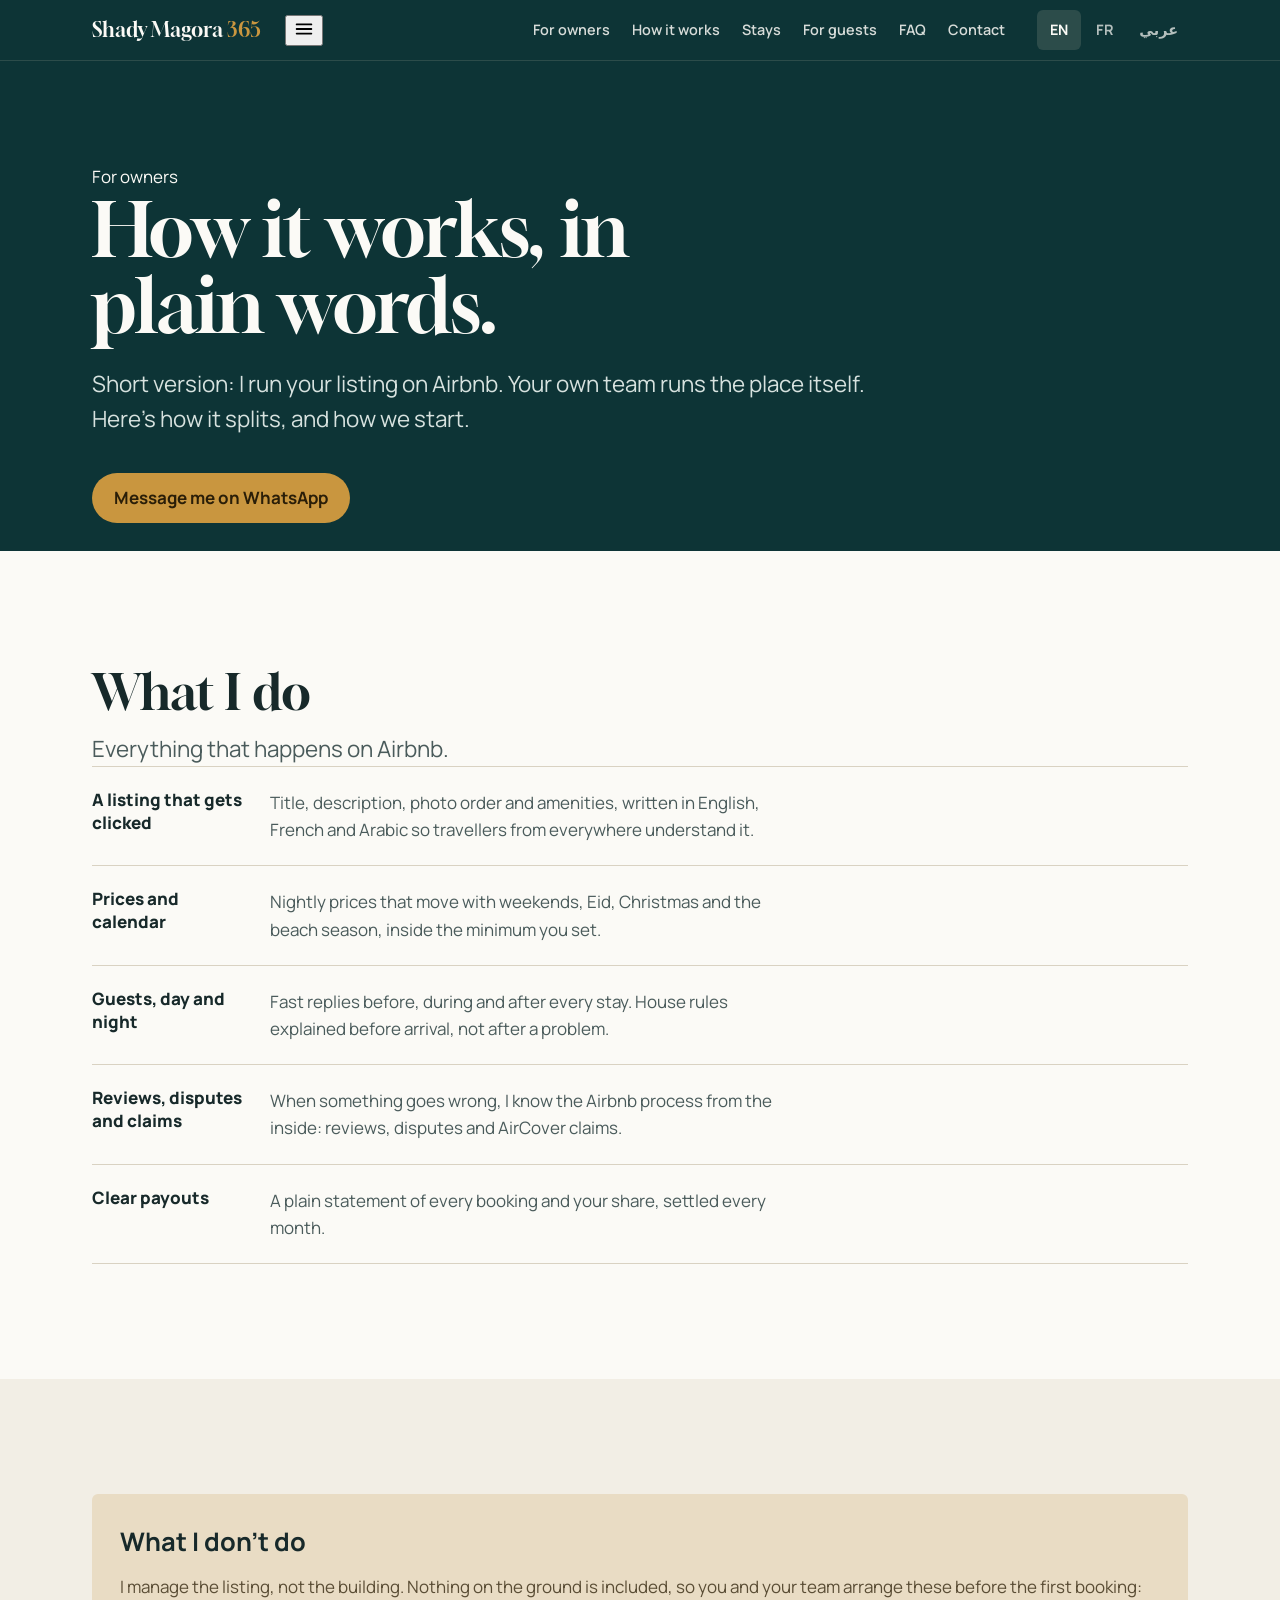
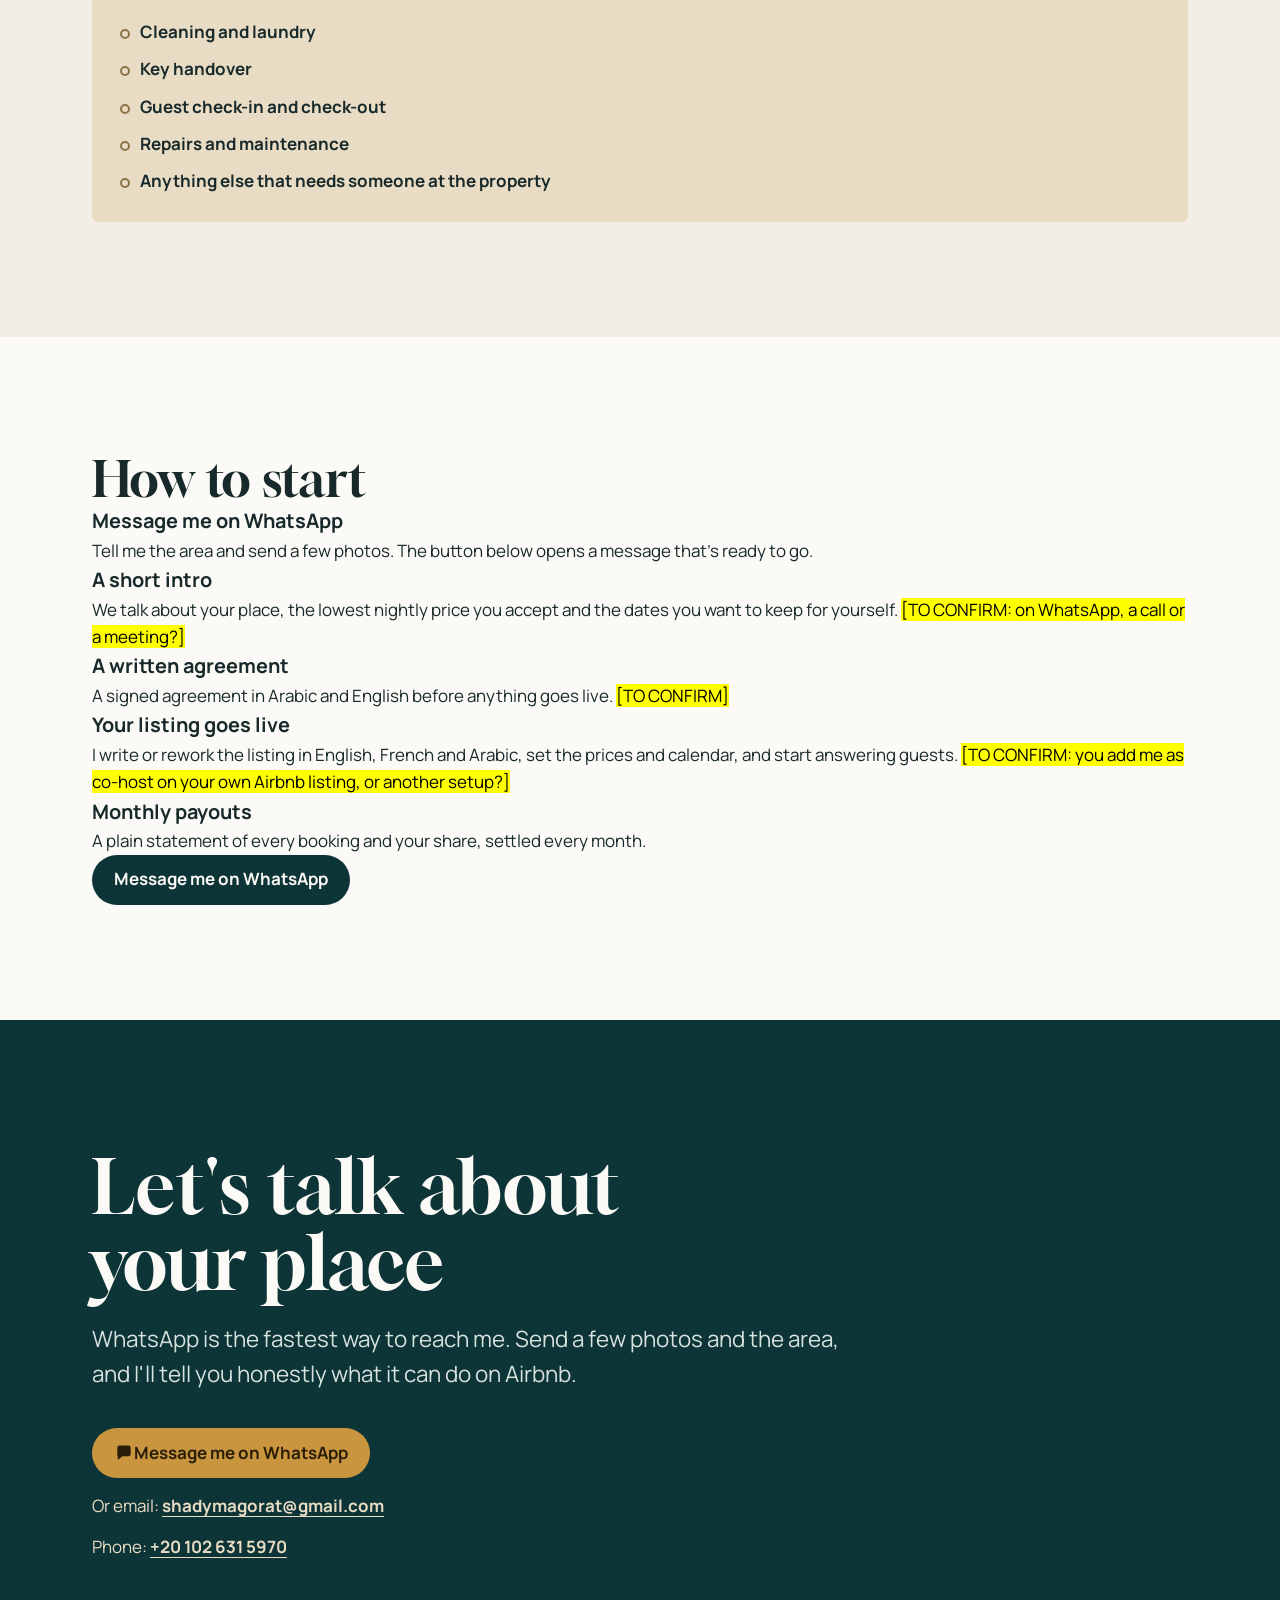
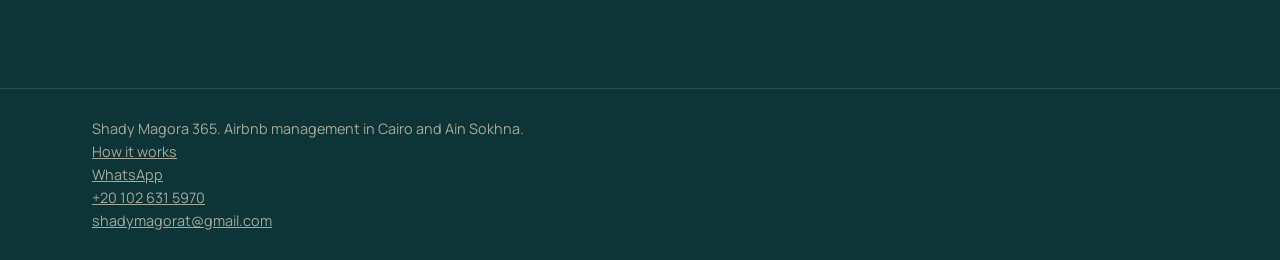
<file: owners/index.html>
<!doctype html>
<html lang="en" dir="ltr">
<head>
<meta charset="utf-8">
<meta name="viewport" content="width=device-width, initial-scale=1">
<title>How Airbnb management works for owners in Cairo &amp; Ain Sokhna | Shady Magora 365</title>
<meta name="description" content="What Shady Magora does for your Airbnb listing in Cairo or Ain Sokhna, what stays with your own team (cleaning, check-in, keys, maintenance) and how to start on WhatsApp.">
<link rel="canonical" href="https://shadymagorat-tech.github.io/shady-magora-365/owners/">
<link rel="alternate" hreflang="en" href="https://shadymagorat-tech.github.io/shady-magora-365/owners/">
<link rel="alternate" hreflang="fr" href="https://shadymagorat-tech.github.io/shady-magora-365/fr/owners/">
<link rel="alternate" hreflang="ar" href="https://shadymagorat-tech.github.io/shady-magora-365/ar/owners/">
<link rel="alternate" hreflang="x-default" href="https://shadymagorat-tech.github.io/shady-magora-365/owners/">
<meta property="og:type" content="website">
<meta property="og:site_name" content="Shady Magora 365">
<meta property="og:title" content="How it works for owners | Shady Magora 365">
<meta property="og:description" content="I run your listing on Airbnb. Your team runs the place. Here&#39;s how it splits, and how to start.">
<meta property="og:url" content="https://shadymagorat-tech.github.io/shady-magora-365/owners/">
<meta property="og:image" content="https://shadymagorat-tech.github.io/shady-magora-365/assets/og.png">
<meta property="og:image:width" content="1200">
<meta property="og:image:height" content="630">
<meta property="og:image:alt" content="Shady Magora 365: Airbnb management in Cairo and Ain Sokhna">
<meta property="og:locale" content="en_US">
<meta property="og:locale:alternate" content="fr_FR">
<meta property="og:locale:alternate" content="ar_EG">
<meta name="twitter:card" content="summary_large_image">
<meta name="twitter:title" content="How it works for owners | Shady Magora 365">
<meta name="twitter:description" content="I run your listing on Airbnb. Your team runs the place. Here&#39;s how it splits, and how to start.">
<meta name="twitter:image" content="https://shadymagorat-tech.github.io/shady-magora-365/assets/og.png">
<meta name="twitter:image:alt" content="Shady Magora 365: Airbnb management in Cairo and Ain Sokhna">
<meta name="theme-color" content="#0D3436">
<link rel="icon" href="../assets/favicon.svg" type="image/svg+xml">
<link rel="preconnect" href="https://fonts.googleapis.com">
<link rel="preconnect" href="https://fonts.gstatic.com" crossorigin>
<link rel="preload" as="style" href="https://fonts.googleapis.com/css2?family=Gloock&amp;family=Manrope:wght@400;600;700;800&amp;display=swap">
<link rel="stylesheet" href="https://fonts.googleapis.com/css2?family=Gloock&amp;family=Manrope:wght@400;600;700;800&amp;display=swap" media="print" onload="this.media='all'">
<noscript><link rel="stylesheet" href="https://fonts.googleapis.com/css2?family=Gloock&amp;family=Manrope:wght@400;600;700;800&amp;display=swap"></noscript>
<link rel="stylesheet" href="../assets/style.css">
<script>document.documentElement.classList.add('js');try{var l=localStorage.getItem('sm365-lang');if(l==='fr'||l==='ar'){location.replace('../'+l+'/owners/'+location.hash)}}catch(e){}</script>
<script type="application/ld+json">{"@context": "https://schema.org", "@type": "ProfessionalService", "name": "Shady Magora 365", "description": "Own an apartment or villa in Cairo or Ain Sokhna? Shady Magora runs your Airbnb listing: setup, pricing, guest messages, reviews and payouts. Ex-Airbnb, now a Superhost.", "url": "https://shadymagorat-tech.github.io/shady-magora-365/", "image": "https://shadymagorat-tech.github.io/shady-magora-365/assets/og.png", "telephone": "+201026315970", "email": "shadymagorat@gmail.com", "founder": {"@type": "Person", "name": "Shady Magora"}, "areaServed": [{"@type": "City", "name": "Cairo"}, {"@type": "Place", "name": "Ain Sokhna"}], "knowsLanguage": ["ar", "en", "fr"], "contactPoint": {"@type": "ContactPoint", "telephone": "+201026315970", "contactType": "customer service", "availableLanguage": ["Arabic", "English", "French"]}}</script>
</head>
<body class="page-owners">
<a class="skip" href="#main">Skip to content</a>

<header class="top">
  <div class="wrap top__in">
    <a class="mark" href="../" dir="ltr" lang="en"><span class="mark__name">Shady Magora</span>&nbsp;<span class="mark__num">365</span></a>
    <button class="menu-btn" type="button" aria-expanded="false" aria-controls="nav">
      <svg aria-hidden="true" viewBox="0 0 24 24" width="22" height="22"><path d="M4 7h16M4 12h16M4 17h16" stroke="currentColor" stroke-width="2" stroke-linecap="round" fill="none"/></svg>
      <span class="visually-hidden">Menu</span>
    </button>
    <nav class="nav" id="nav" aria-label="Main">
      <a href="../#owners">For owners</a>
      <a href="../owners/" aria-current="page">How it works</a>
      <a href="../#stays">Stays</a>
      <a href="../#guests">For guests</a>
      <a href="../#faq">FAQ</a>
      <a href="#contact">Contact</a>
    </nav>
    <div class="langs" role="group" aria-label="Language">
      <a href="../owners/" hreflang="en" data-lang="en" lang="en" aria-current="page">EN</a>
      <a href="../fr/owners/" hreflang="fr" data-lang="fr" lang="fr" >FR</a>
      <a href="../ar/owners/" hreflang="ar" data-lang="ar" lang="ar" >عربي</a>
    </div>
  </div>
</header>

<main id="main">

<section class="hero hero--page">
  <div class="wrap hero__in">
    <p class="eyebrow">For owners</p>
    <h1 class="hero__title">How it works, in plain words.</h1>
    <p class="hero__sub">Short version: I run your listing on Airbnb. Your own team runs the place itself. Here&#39;s how it splits, and how we start.</p>
    <div class="hero__actions">
      <a class="btn btn--brass" href="https://wa.me/201026315970?text=Hello%20Shady%2C%20I%20own%20a%20property%20in%20Cairo%20or%20Ain%20Sokhna%20and%20I%27d%20like%20to%20know%20more%20about%20your%20Airbnb%20management%20service." target="_blank" rel="noopener">Message me on WhatsApp</a>
    </div>
  </div>
</section>

<section class="sec owners" aria-labelledby="do-title">
  <div class="wrap">
    <h2 id="do-title" class="h2">What I do</h2>
    <p class="lead">Everything that happens on Airbnb.</p>
    <ul class="dolist page-list">
      <li><h3>A listing that gets clicked</h3><p>Title, description, photo order and amenities, written in English, French and Arabic so travellers from everywhere understand it.</p></li>
      <li><h3>Prices and calendar</h3><p>Nightly prices that move with weekends, Eid, Christmas and the beach season, inside the minimum you set.</p></li>
      <li><h3>Guests, day and night</h3><p>Fast replies before, during and after every stay. House rules explained before arrival, not after a problem.</p></li>
      <li><h3>Reviews, disputes and claims</h3><p>When something goes wrong, I know the Airbnb process from the inside: reviews, disputes and AirCover claims.</p></li>
      <li><h3>Clear payouts</h3><p>A plain statement of every booking and your share, settled every month.</p></li>
      
    </ul>
  </div>
</section>

<section class="sec why" aria-labelledby="dont-title">
  <div class="wrap">
    <div class="yours yours--wide">
      <h2 id="dont-title">What I don&#39;t do</h2>
      <p>I manage the listing, not the building. Nothing on the ground is included, so you and your team arrange these before the first booking:</p>
      <ul><li>Cleaning and laundry</li><li>Key handover</li><li>Guest check-in and check-out</li><li>Repairs and maintenance</li><li>Anything else that needs someone at the property</li></ul>
    </div>
  </div>
</section>

<section class="sec start" aria-labelledby="start-title">
  <div class="wrap">
    <h2 id="start-title" class="h2">How to start</h2>
    <ol class="steps">
      <li><h3>Message me on WhatsApp</h3><p>Tell me the area and send a few photos. The button below opens a message that&#39;s ready to go.</p></li>
      <li><h3>A short intro</h3><p>We talk about your place, the lowest nightly price you accept and the dates you want to keep for yourself. <mark class="tbc" dir="ltr" lang="en">[TO CONFIRM: on WhatsApp, a call or a meeting?]</mark></p></li>
      <li><h3>A written agreement</h3><p>A signed agreement in Arabic and English before anything goes live. <mark class="tbc" dir="ltr" lang="en">[TO CONFIRM]</mark></p></li>
      <li><h3>Your listing goes live</h3><p>I write or rework the listing in English, French and Arabic, set the prices and calendar, and start answering guests. <mark class="tbc" dir="ltr" lang="en">[TO CONFIRM: you add me as co-host on your own Airbnb listing, or another setup?]</mark></p></li>
      <li><h3>Monthly payouts</h3><p>A plain statement of every booking and your share, settled every month.</p></li>
      
    </ol>
    <a class="btn btn--teal" href="https://wa.me/201026315970?text=Hello%20Shady%2C%20I%20own%20a%20property%20in%20Cairo%20or%20Ain%20Sokhna%20and%20I%27d%20like%20to%20know%20more%20about%20your%20Airbnb%20management%20service." target="_blank" rel="noopener">Message me on WhatsApp</a>
  </div>
</section>


<section id="contact" class="contact">
  <div class="wrap">
    <h2 class="contact__title">Let&#39;s talk about your place</h2>
    <p class="contact__lead">WhatsApp is the fastest way to reach me. Send a few photos and the area, and I&#39;ll tell you honestly what it can do on Airbnb.</p>
    <div class="contact__actions">
      <a class="btn btn--brass btn--wa" href="https://wa.me/201026315970?text=Hello%20Shady%2C%20I%20own%20a%20property%20in%20Cairo%20or%20Ain%20Sokhna%20and%20I%27d%20like%20to%20know%20more%20about%20your%20Airbnb%20management%20service." target="_blank" rel="noopener" aria-label="Owners: message Shady on WhatsApp (opens WhatsApp)">
        <svg aria-hidden="true" viewBox="0 0 24 24" width="20" height="20"><path d="M4 5.5A2.5 2.5 0 0 1 6.5 3h11A2.5 2.5 0 0 1 20 5.5v8a2.5 2.5 0 0 1-2.5 2.5H10l-4.2 3.6c-.5.4-1.3.1-1.3-.6V16A2.5 2.5 0 0 1 4 13.5z" fill="currentColor"/></svg>
        Message me on WhatsApp</a>
      <p class="contact__alt">Or email: <a href="mailto:shadymagorat@gmail.com">shadymagorat@gmail.com</a></p>
      <p class="contact__alt">Phone: <a href="tel:+201026315970" dir="ltr">+20 102 631 5970</a></p>
    </div>
  </div>
</section>

</main>

<footer class="foot">
  <div class="wrap foot__in">
    <p>Shady Magora 365. Airbnb management in Cairo and Ain Sokhna.</p>
    <ul class="foot__links">
      <li><a href="../owners/">How it works</a></li>
      <li><a href="https://wa.me/201026315970?text=Hello%20Shady%2C%20I%20own%20a%20property%20in%20Cairo%20or%20Ain%20Sokhna%20and%20I%27d%20like%20to%20know%20more%20about%20your%20Airbnb%20management%20service." target="_blank" rel="noopener">WhatsApp</a></li>
      <li><a href="tel:+201026315970" dir="ltr">+20 102 631 5970</a></li>
      <li><a href="mailto:shadymagorat@gmail.com">shadymagorat@gmail.com</a></li>
    </ul>
  </div>
</footer>

<a class="float-wa" href="https://wa.me/201026315970?text=Hello%20Shady%2C%20I%20own%20a%20property%20in%20Cairo%20or%20Ain%20Sokhna%20and%20I%27d%20like%20to%20know%20more%20about%20your%20Airbnb%20management%20service." target="_blank" rel="noopener" aria-label="Owners: message Shady on WhatsApp (opens WhatsApp)">
  <svg aria-hidden="true" viewBox="0 0 24 24" width="22" height="22"><path d="M4 5.5A2.5 2.5 0 0 1 6.5 3h11A2.5 2.5 0 0 1 20 5.5v8a2.5 2.5 0 0 1-2.5 2.5H10l-4.2 3.6c-.5.4-1.3.1-1.3-.6V16A2.5 2.5 0 0 1 4 13.5z" fill="currentColor"/></svg>
  <span>Chat on WhatsApp</span>
</a>

<script src="../assets/site.js" defer></script>
</body>
</html>
</file>
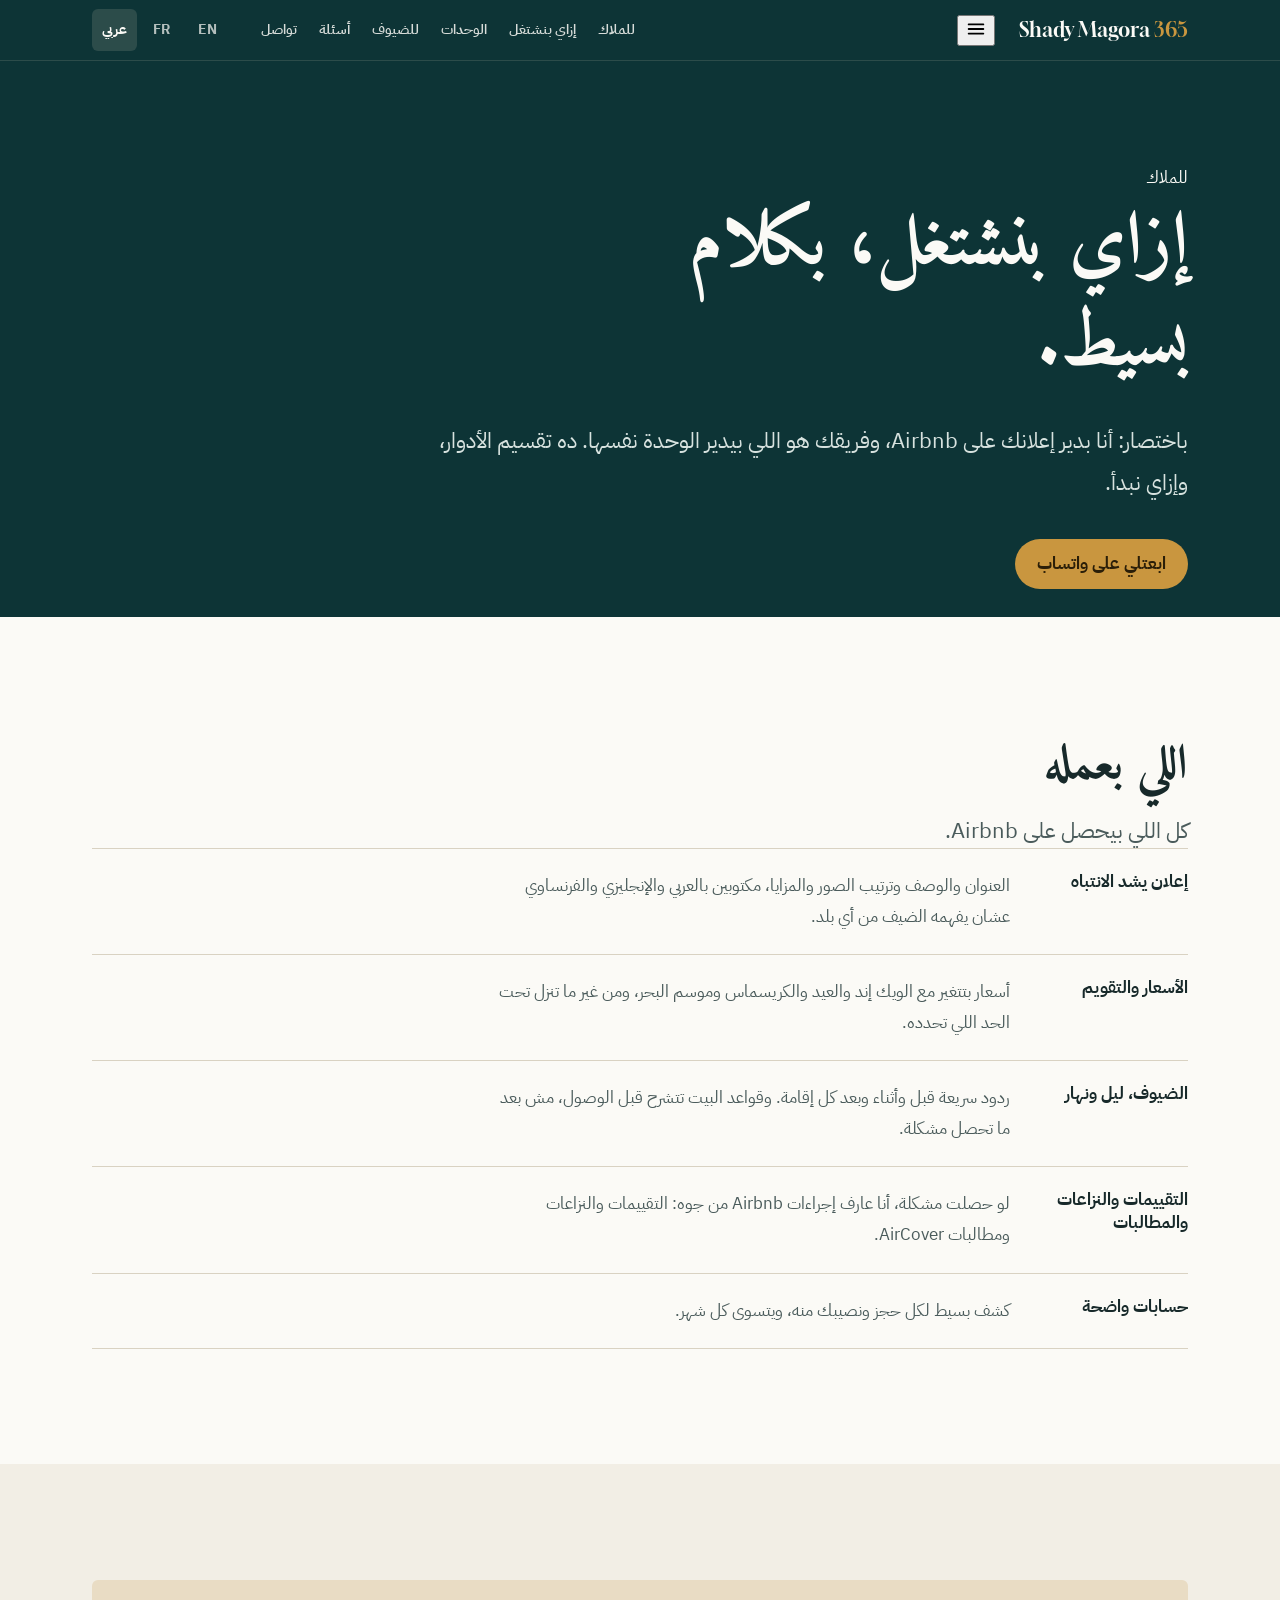
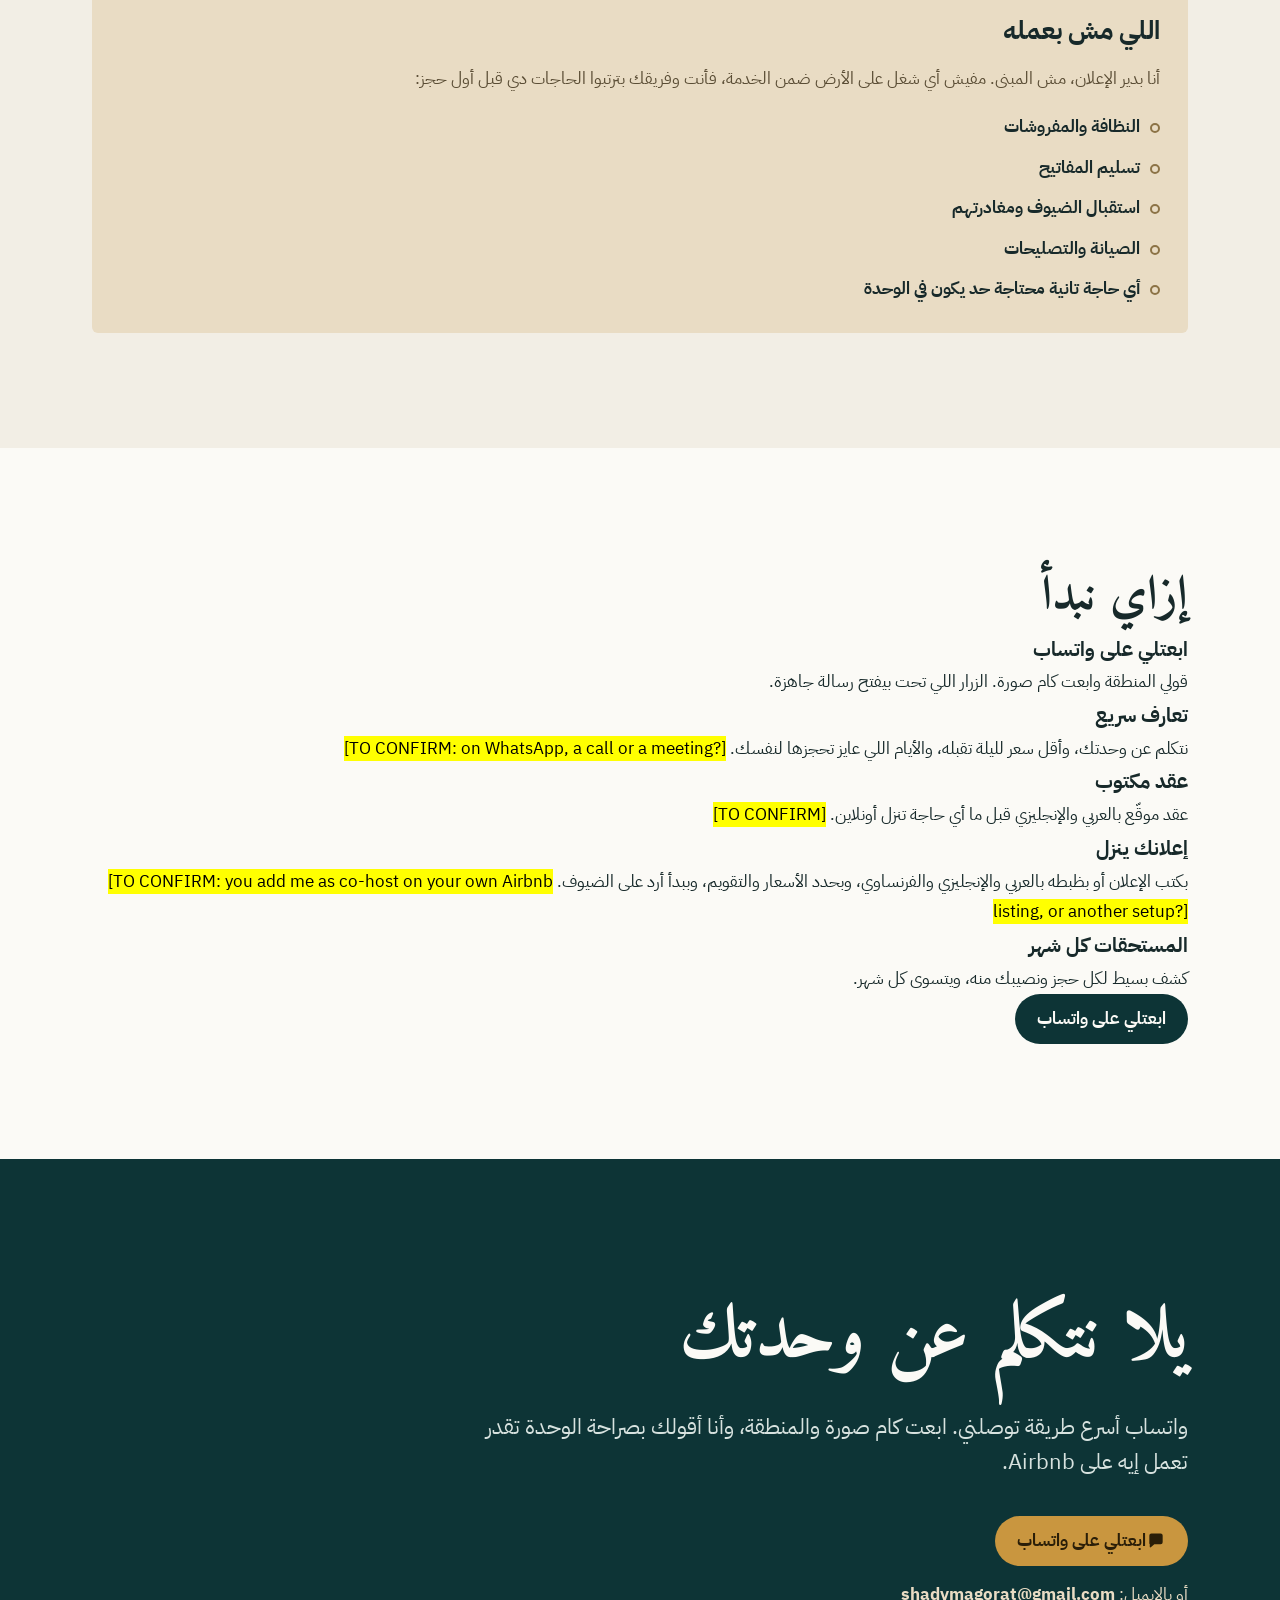
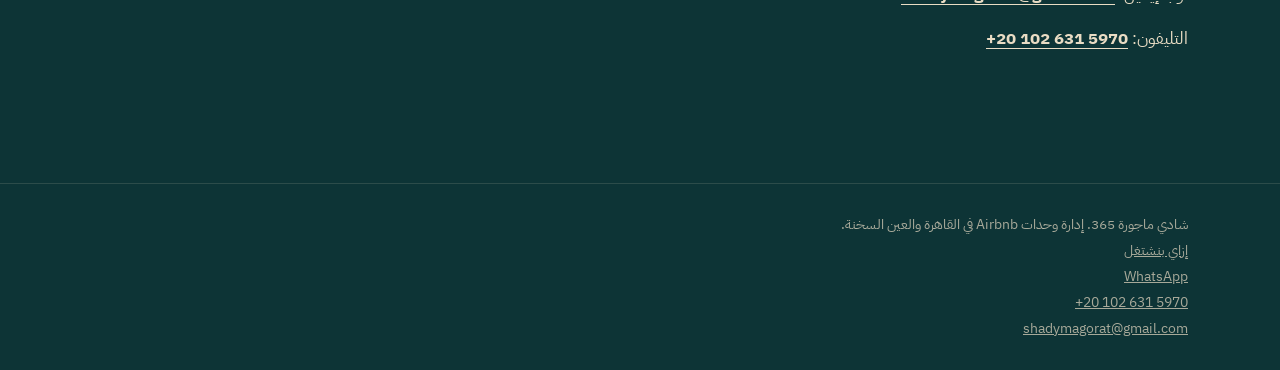
<file: ar/owners/index.html>
<!doctype html>
<html lang="ar" dir="rtl">
<head>
<meta charset="utf-8">
<meta name="viewport" content="width=device-width, initial-scale=1">
<title>إزاي بتشتغل إدارة Airbnb للملاك في القاهرة والعين السخنة | شادي ماجورة 365</title>
<meta name="description" content="اللي شادي ماجورة بيعمله لإعلانك على Airbnb في القاهرة أو العين السخنة، واللي بيفضل مع فريقك (النظافة واستقبال الضيوف والمفاتيح والصيانة)، وإزاي تبدأ على واتساب.">
<link rel="canonical" href="https://shadymagorat-tech.github.io/shady-magora-365/ar/owners/">
<link rel="alternate" hreflang="en" href="https://shadymagorat-tech.github.io/shady-magora-365/owners/">
<link rel="alternate" hreflang="fr" href="https://shadymagorat-tech.github.io/shady-magora-365/fr/owners/">
<link rel="alternate" hreflang="ar" href="https://shadymagorat-tech.github.io/shady-magora-365/ar/owners/">
<link rel="alternate" hreflang="x-default" href="https://shadymagorat-tech.github.io/shady-magora-365/owners/">
<meta property="og:type" content="website">
<meta property="og:site_name" content="Shady Magora 365">
<meta property="og:title" content="إزاي بنشتغل مع الملاك | شادي ماجورة 365">
<meta property="og:description" content="أنا بدير إعلانك على Airbnb، وفريقك بيدير الوحدة نفسها. ده تقسيم الأدوار، وإزاي نبدأ.">
<meta property="og:url" content="https://shadymagorat-tech.github.io/shady-magora-365/ar/owners/">
<meta property="og:image" content="https://shadymagorat-tech.github.io/shady-magora-365/assets/og.png">
<meta property="og:image:width" content="1200">
<meta property="og:image:height" content="630">
<meta property="og:image:alt" content="شادي ماجورة 365: إدارة Airbnb في القاهرة والعين السخنة">
<meta property="og:locale" content="ar_EG">
<meta property="og:locale:alternate" content="en_US">
<meta property="og:locale:alternate" content="fr_FR">
<meta name="twitter:card" content="summary_large_image">
<meta name="twitter:title" content="إزاي بنشتغل مع الملاك | شادي ماجورة 365">
<meta name="twitter:description" content="أنا بدير إعلانك على Airbnb، وفريقك بيدير الوحدة نفسها. ده تقسيم الأدوار، وإزاي نبدأ.">
<meta name="twitter:image" content="https://shadymagorat-tech.github.io/shady-magora-365/assets/og.png">
<meta name="twitter:image:alt" content="شادي ماجورة 365: إدارة Airbnb في القاهرة والعين السخنة">
<meta name="theme-color" content="#0D3436">
<link rel="icon" href="../../assets/favicon.svg" type="image/svg+xml">
<link rel="preconnect" href="https://fonts.googleapis.com">
<link rel="preconnect" href="https://fonts.gstatic.com" crossorigin>
<link rel="preload" as="style" href="https://fonts.googleapis.com/css2?family=Amiri:wght@700&amp;family=Gloock&amp;family=IBM+Plex+Sans+Arabic:wght@400;700&amp;display=swap">
<link rel="stylesheet" href="https://fonts.googleapis.com/css2?family=Amiri:wght@700&amp;family=Gloock&amp;family=IBM+Plex+Sans+Arabic:wght@400;700&amp;display=swap" media="print" onload="this.media='all'">
<noscript><link rel="stylesheet" href="https://fonts.googleapis.com/css2?family=Amiri:wght@700&amp;family=Gloock&amp;family=IBM+Plex+Sans+Arabic:wght@400;700&amp;display=swap"></noscript>
<link rel="stylesheet" href="../../assets/style.css">
<script>document.documentElement.classList.add('js');</script>
<script type="application/ld+json">{"@context": "https://schema.org", "@type": "ProfessionalService", "name": "Shady Magora 365", "description": "عندك شقة أو فيلا في القاهرة أو العين السخنة؟ شادي ماجورة بيدير إعلانك على Airbnb: الإعلان والأسعار والضيوف والتقييمات والمستحقات. اشتغل في Airbnb قبل كده، ودلوقتي مضيف متميز.", "url": "https://shadymagorat-tech.github.io/shady-magora-365/ar/", "image": "https://shadymagorat-tech.github.io/shady-magora-365/assets/og.png", "telephone": "+201026315970", "email": "shadymagorat@gmail.com", "founder": {"@type": "Person", "name": "Shady Magora"}, "areaServed": [{"@type": "City", "name": "Cairo"}, {"@type": "Place", "name": "Ain Sokhna"}], "knowsLanguage": ["ar", "en", "fr"], "contactPoint": {"@type": "ContactPoint", "telephone": "+201026315970", "contactType": "customer service", "availableLanguage": ["Arabic", "English", "French"]}}</script>
</head>
<body class="page-owners">
<a class="skip" href="#main">انتقل إلى المحتوى</a>

<header class="top">
  <div class="wrap top__in">
    <a class="mark" href="../../ar/" dir="ltr" lang="en"><span class="mark__name">Shady Magora</span>&nbsp;<span class="mark__num">365</span></a>
    <button class="menu-btn" type="button" aria-expanded="false" aria-controls="nav">
      <svg aria-hidden="true" viewBox="0 0 24 24" width="22" height="22"><path d="M4 7h16M4 12h16M4 17h16" stroke="currentColor" stroke-width="2" stroke-linecap="round" fill="none"/></svg>
      <span class="visually-hidden">القائمة</span>
    </button>
    <nav class="nav" id="nav" aria-label="القائمة الرئيسية">
      <a href="../../ar/#owners">للملاك</a>
      <a href="../../ar/owners/" aria-current="page">إزاي بنشتغل</a>
      <a href="../../ar/#stays">الوحدات</a>
      <a href="../../ar/#guests">للضيوف</a>
      <a href="../../ar/#faq">أسئلة</a>
      <a href="#contact">تواصل</a>
    </nav>
    <div class="langs" role="group" aria-label="اللغة">
      <a href="../../owners/" hreflang="en" data-lang="en" lang="en" >EN</a>
      <a href="../../fr/owners/" hreflang="fr" data-lang="fr" lang="fr" >FR</a>
      <a href="../../ar/owners/" hreflang="ar" data-lang="ar" lang="ar" aria-current="page">عربي</a>
    </div>
  </div>
</header>

<main id="main">

<section class="hero hero--page">
  <div class="wrap hero__in">
    <p class="eyebrow">للملاك</p>
    <h1 class="hero__title">إزاي بنشتغل، بكلام بسيط.</h1>
    <p class="hero__sub">باختصار: أنا بدير إعلانك على Airbnb، وفريقك هو اللي بيدير الوحدة نفسها. ده تقسيم الأدوار، وإزاي نبدأ.</p>
    <div class="hero__actions">
      <a class="btn btn--brass" href="https://wa.me/201026315970?text=%D8%A3%D9%87%D9%84%D9%8B%D8%A7%20%D8%B4%D8%A7%D8%AF%D9%8A%D8%8C%20%D8%B9%D9%86%D8%AF%D9%8A%20%D9%88%D8%AD%D8%AF%D8%A9%20%D9%81%D9%8A%20%D8%A7%D9%84%D9%82%D8%A7%D9%87%D8%B1%D8%A9%20%D8%A3%D9%88%20%D8%A7%D9%84%D8%B9%D9%8A%D9%86%20%D8%A7%D9%84%D8%B3%D8%AE%D9%86%D8%A9%20%D9%88%D8%AD%D8%A7%D8%A8%D8%A8%20%D8%A3%D8%B9%D8%B1%D9%81%20%D8%A3%D9%83%D8%AA%D8%B1%20%D8%B9%D9%86%20%D8%AE%D8%AF%D9%85%D8%A9%20%D8%A5%D8%AF%D8%A7%D8%B1%D8%A9%20Airbnb." target="_blank" rel="noopener">ابعتلي على واتساب</a>
    </div>
  </div>
</section>

<section class="sec owners" aria-labelledby="do-title">
  <div class="wrap">
    <h2 id="do-title" class="h2">اللي بعمله</h2>
    <p class="lead">كل اللي بيحصل على Airbnb.</p>
    <ul class="dolist page-list">
      <li><h3>إعلان يشد الانتباه</h3><p>العنوان والوصف وترتيب الصور والمزايا، مكتوبين بالعربي والإنجليزي والفرنساوي عشان يفهمه الضيف من أي بلد.</p></li>
      <li><h3>الأسعار والتقويم</h3><p>أسعار بتتغير مع الويك إند والعيد والكريسماس وموسم البحر، ومن غير ما تنزل تحت الحد اللي تحدده.</p></li>
      <li><h3>الضيوف، ليل ونهار</h3><p>ردود سريعة قبل وأثناء وبعد كل إقامة. وقواعد البيت تتشرح قبل الوصول، مش بعد ما تحصل مشكلة.</p></li>
      <li><h3>التقييمات والنزاعات والمطالبات</h3><p>لو حصلت مشكلة، أنا عارف إجراءات Airbnb من جوه: التقييمات والنزاعات ومطالبات AirCover.</p></li>
      <li><h3>حسابات واضحة</h3><p>كشف بسيط لكل حجز ونصيبك منه، ويتسوى كل شهر.</p></li>
      
    </ul>
  </div>
</section>

<section class="sec why" aria-labelledby="dont-title">
  <div class="wrap">
    <div class="yours yours--wide">
      <h2 id="dont-title">اللي مش بعمله</h2>
      <p>أنا بدير الإعلان، مش المبنى. مفيش أي شغل على الأرض ضمن الخدمة، فأنت وفريقك بترتبوا الحاجات دي قبل أول حجز:</p>
      <ul><li>النظافة والمفروشات</li><li>تسليم المفاتيح</li><li>استقبال الضيوف ومغادرتهم</li><li>الصيانة والتصليحات</li><li>أي حاجة تانية محتاجة حد يكون في الوحدة</li></ul>
    </div>
  </div>
</section>

<section class="sec start" aria-labelledby="start-title">
  <div class="wrap">
    <h2 id="start-title" class="h2">إزاي نبدأ</h2>
    <ol class="steps">
      <li><h3>ابعتلي على واتساب</h3><p>قولي المنطقة وابعت كام صورة. الزرار اللي تحت بيفتح رسالة جاهزة.</p></li>
      <li><h3>تعارف سريع</h3><p>نتكلم عن وحدتك، وأقل سعر لليلة تقبله، والأيام اللي عايز تحجزها لنفسك. <mark class="tbc" dir="ltr" lang="en">[TO CONFIRM: on WhatsApp, a call or a meeting?]</mark></p></li>
      <li><h3>عقد مكتوب</h3><p>عقد موقّع بالعربي والإنجليزي قبل ما أي حاجة تنزل أونلاين. <mark class="tbc" dir="ltr" lang="en">[TO CONFIRM]</mark></p></li>
      <li><h3>إعلانك ينزل</h3><p>بكتب الإعلان أو بظبطه بالعربي والإنجليزي والفرنساوي، وبحدد الأسعار والتقويم، وببدأ أرد على الضيوف. <mark class="tbc" dir="ltr" lang="en">[TO CONFIRM: you add me as co-host on your own Airbnb listing, or another setup?]</mark></p></li>
      <li><h3>المستحقات كل شهر</h3><p>كشف بسيط لكل حجز ونصيبك منه، ويتسوى كل شهر.</p></li>
      
    </ol>
    <a class="btn btn--teal" href="https://wa.me/201026315970?text=%D8%A3%D9%87%D9%84%D9%8B%D8%A7%20%D8%B4%D8%A7%D8%AF%D9%8A%D8%8C%20%D8%B9%D9%86%D8%AF%D9%8A%20%D9%88%D8%AD%D8%AF%D8%A9%20%D9%81%D9%8A%20%D8%A7%D9%84%D9%82%D8%A7%D9%87%D8%B1%D8%A9%20%D8%A3%D9%88%20%D8%A7%D9%84%D8%B9%D9%8A%D9%86%20%D8%A7%D9%84%D8%B3%D8%AE%D9%86%D8%A9%20%D9%88%D8%AD%D8%A7%D8%A8%D8%A8%20%D8%A3%D8%B9%D8%B1%D9%81%20%D8%A3%D9%83%D8%AA%D8%B1%20%D8%B9%D9%86%20%D8%AE%D8%AF%D9%85%D8%A9%20%D8%A5%D8%AF%D8%A7%D8%B1%D8%A9%20Airbnb." target="_blank" rel="noopener">ابعتلي على واتساب</a>
  </div>
</section>


<section id="contact" class="contact">
  <div class="wrap">
    <h2 class="contact__title">يلا نتكلم عن وحدتك</h2>
    <p class="contact__lead">واتساب أسرع طريقة توصلني. ابعت كام صورة والمنطقة، وأنا أقولك بصراحة الوحدة تقدر تعمل إيه على Airbnb.</p>
    <div class="contact__actions">
      <a class="btn btn--brass btn--wa" href="https://wa.me/201026315970?text=%D8%A3%D9%87%D9%84%D9%8B%D8%A7%20%D8%B4%D8%A7%D8%AF%D9%8A%D8%8C%20%D8%B9%D9%86%D8%AF%D9%8A%20%D9%88%D8%AD%D8%AF%D8%A9%20%D9%81%D9%8A%20%D8%A7%D9%84%D9%82%D8%A7%D9%87%D8%B1%D8%A9%20%D8%A3%D9%88%20%D8%A7%D9%84%D8%B9%D9%8A%D9%86%20%D8%A7%D9%84%D8%B3%D8%AE%D9%86%D8%A9%20%D9%88%D8%AD%D8%A7%D8%A8%D8%A8%20%D8%A3%D8%B9%D8%B1%D9%81%20%D8%A3%D9%83%D8%AA%D8%B1%20%D8%B9%D9%86%20%D8%AE%D8%AF%D9%85%D8%A9%20%D8%A5%D8%AF%D8%A7%D8%B1%D8%A9%20Airbnb." target="_blank" rel="noopener" aria-label="للملاك: ابعت لشادي على واتساب (بيفتح واتساب)">
        <svg aria-hidden="true" viewBox="0 0 24 24" width="20" height="20"><path d="M4 5.5A2.5 2.5 0 0 1 6.5 3h11A2.5 2.5 0 0 1 20 5.5v8a2.5 2.5 0 0 1-2.5 2.5H10l-4.2 3.6c-.5.4-1.3.1-1.3-.6V16A2.5 2.5 0 0 1 4 13.5z" fill="currentColor"/></svg>
        ابعتلي على واتساب</a>
      <p class="contact__alt">أو بالإيميل: <a href="mailto:shadymagorat@gmail.com">shadymagorat@gmail.com</a></p>
      <p class="contact__alt">التليفون: <a href="tel:+201026315970" dir="ltr">+20 102 631 5970</a></p>
    </div>
  </div>
</section>

</main>

<footer class="foot">
  <div class="wrap foot__in">
    <p>شادي ماجورة 365. إدارة وحدات Airbnb في القاهرة والعين السخنة.</p>
    <ul class="foot__links">
      <li><a href="../../ar/owners/">إزاي بنشتغل</a></li>
      <li><a href="https://wa.me/201026315970?text=%D8%A3%D9%87%D9%84%D9%8B%D8%A7%20%D8%B4%D8%A7%D8%AF%D9%8A%D8%8C%20%D8%B9%D9%86%D8%AF%D9%8A%20%D9%88%D8%AD%D8%AF%D8%A9%20%D9%81%D9%8A%20%D8%A7%D9%84%D9%82%D8%A7%D9%87%D8%B1%D8%A9%20%D8%A3%D9%88%20%D8%A7%D9%84%D8%B9%D9%8A%D9%86%20%D8%A7%D9%84%D8%B3%D8%AE%D9%86%D8%A9%20%D9%88%D8%AD%D8%A7%D8%A8%D8%A8%20%D8%A3%D8%B9%D8%B1%D9%81%20%D8%A3%D9%83%D8%AA%D8%B1%20%D8%B9%D9%86%20%D8%AE%D8%AF%D9%85%D8%A9%20%D8%A5%D8%AF%D8%A7%D8%B1%D8%A9%20Airbnb." target="_blank" rel="noopener">WhatsApp</a></li>
      <li><a href="tel:+201026315970" dir="ltr">+20 102 631 5970</a></li>
      <li><a href="mailto:shadymagorat@gmail.com">shadymagorat@gmail.com</a></li>
    </ul>
  </div>
</footer>

<a class="float-wa" href="https://wa.me/201026315970?text=%D8%A3%D9%87%D9%84%D9%8B%D8%A7%20%D8%B4%D8%A7%D8%AF%D9%8A%D8%8C%20%D8%B9%D9%86%D8%AF%D9%8A%20%D9%88%D8%AD%D8%AF%D8%A9%20%D9%81%D9%8A%20%D8%A7%D9%84%D9%82%D8%A7%D9%87%D8%B1%D8%A9%20%D8%A3%D9%88%20%D8%A7%D9%84%D8%B9%D9%8A%D9%86%20%D8%A7%D9%84%D8%B3%D8%AE%D9%86%D8%A9%20%D9%88%D8%AD%D8%A7%D8%A8%D8%A8%20%D8%A3%D8%B9%D8%B1%D9%81%20%D8%A3%D9%83%D8%AA%D8%B1%20%D8%B9%D9%86%20%D8%AE%D8%AF%D9%85%D8%A9%20%D8%A5%D8%AF%D8%A7%D8%B1%D8%A9%20Airbnb." target="_blank" rel="noopener" aria-label="للملاك: ابعت لشادي على واتساب (بيفتح واتساب)">
  <svg aria-hidden="true" viewBox="0 0 24 24" width="22" height="22"><path d="M4 5.5A2.5 2.5 0 0 1 6.5 3h11A2.5 2.5 0 0 1 20 5.5v8a2.5 2.5 0 0 1-2.5 2.5H10l-4.2 3.6c-.5.4-1.3.1-1.3-.6V16A2.5 2.5 0 0 1 4 13.5z" fill="currentColor"/></svg>
  <span>كلمني على واتساب</span>
</a>

<script src="../../assets/site.js" defer></script>
</body>
</html>
</file>
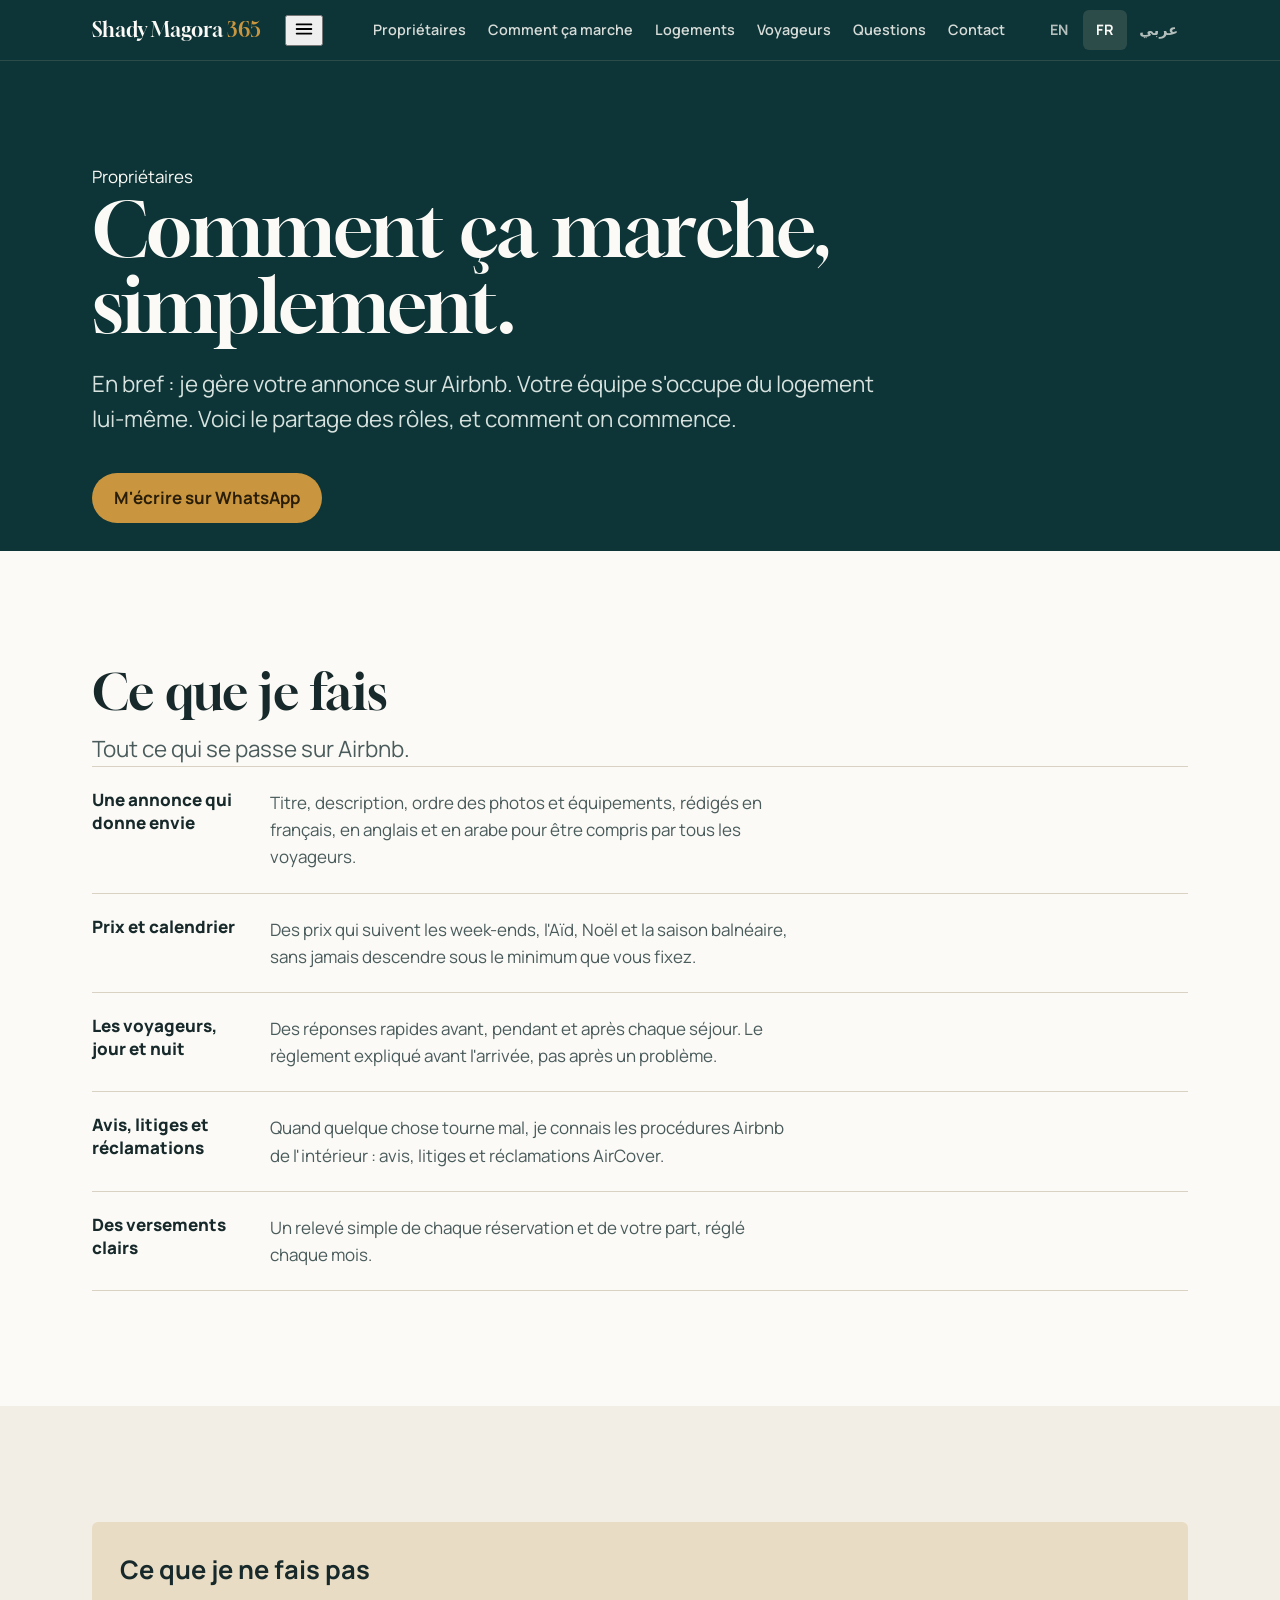
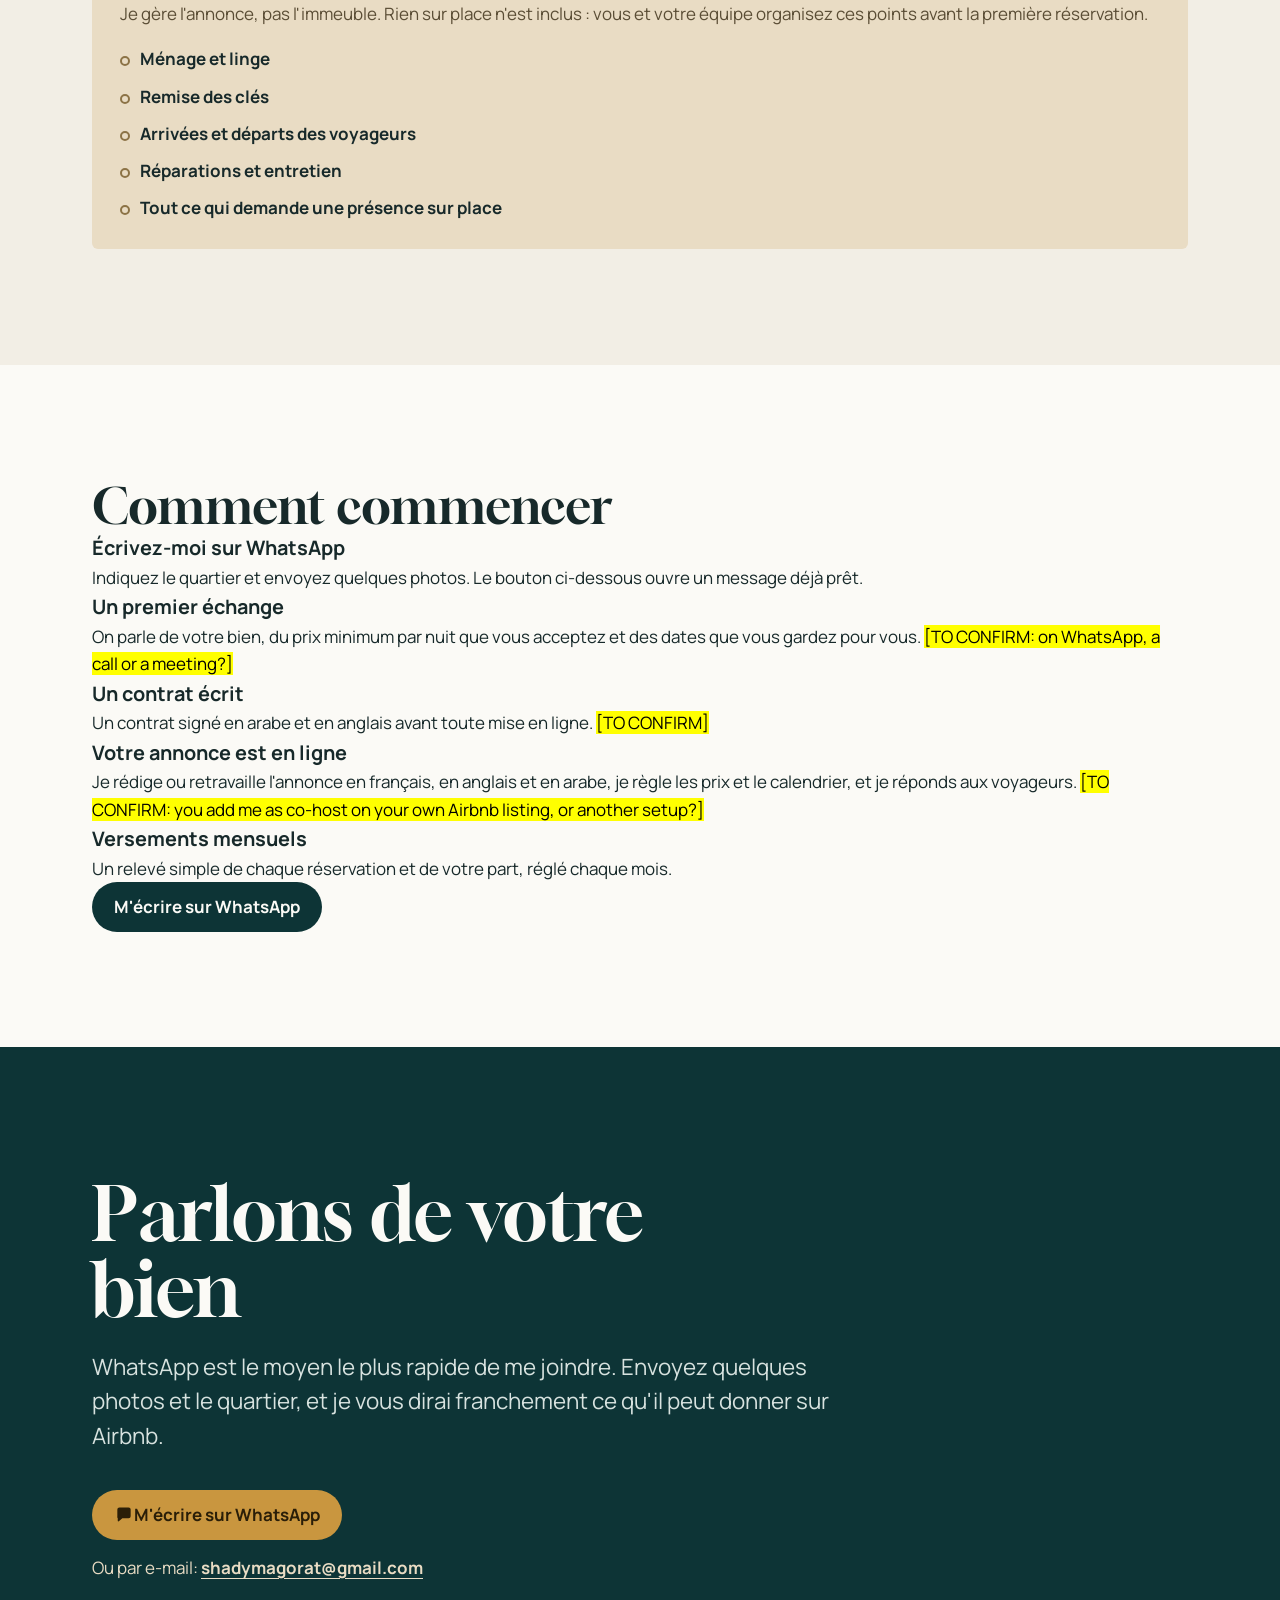
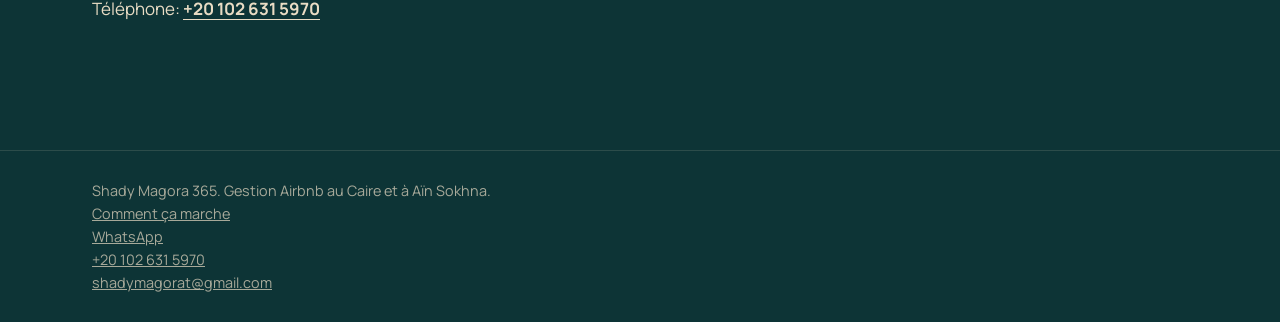
<file: fr/owners/index.html>
<!doctype html>
<html lang="fr" dir="ltr">
<head>
<meta charset="utf-8">
<meta name="viewport" content="width=device-width, initial-scale=1">
<title>Gestion Airbnb : comment ça marche pour les propriétaires au Caire et à Aïn Sokhna | Shady Magora 365</title>
<meta name="description" content="Ce que Shady Magora fait pour votre annonce Airbnb au Caire ou à Aïn Sokhna, ce qui reste à votre équipe (ménage, arrivées, clés, entretien) et comment commencer sur WhatsApp.">
<link rel="canonical" href="https://shadymagorat-tech.github.io/shady-magora-365/fr/owners/">
<link rel="alternate" hreflang="en" href="https://shadymagorat-tech.github.io/shady-magora-365/owners/">
<link rel="alternate" hreflang="fr" href="https://shadymagorat-tech.github.io/shady-magora-365/fr/owners/">
<link rel="alternate" hreflang="ar" href="https://shadymagorat-tech.github.io/shady-magora-365/ar/owners/">
<link rel="alternate" hreflang="x-default" href="https://shadymagorat-tech.github.io/shady-magora-365/owners/">
<meta property="og:type" content="website">
<meta property="og:site_name" content="Shady Magora 365">
<meta property="og:title" content="Comment ça marche pour les propriétaires | Shady Magora 365">
<meta property="og:description" content="Je gère votre annonce sur Airbnb. Votre équipe gère le logement. Voici le partage des rôles, et comment commencer.">
<meta property="og:url" content="https://shadymagorat-tech.github.io/shady-magora-365/fr/owners/">
<meta property="og:image" content="https://shadymagorat-tech.github.io/shady-magora-365/assets/og.png">
<meta property="og:image:width" content="1200">
<meta property="og:image:height" content="630">
<meta property="og:image:alt" content="Shady Magora 365 : gestion Airbnb au Caire et à Aïn Sokhna">
<meta property="og:locale" content="fr_FR">
<meta property="og:locale:alternate" content="en_US">
<meta property="og:locale:alternate" content="ar_EG">
<meta name="twitter:card" content="summary_large_image">
<meta name="twitter:title" content="Comment ça marche pour les propriétaires | Shady Magora 365">
<meta name="twitter:description" content="Je gère votre annonce sur Airbnb. Votre équipe gère le logement. Voici le partage des rôles, et comment commencer.">
<meta name="twitter:image" content="https://shadymagorat-tech.github.io/shady-magora-365/assets/og.png">
<meta name="twitter:image:alt" content="Shady Magora 365 : gestion Airbnb au Caire et à Aïn Sokhna">
<meta name="theme-color" content="#0D3436">
<link rel="icon" href="../../assets/favicon.svg" type="image/svg+xml">
<link rel="preconnect" href="https://fonts.googleapis.com">
<link rel="preconnect" href="https://fonts.gstatic.com" crossorigin>
<link rel="preload" as="style" href="https://fonts.googleapis.com/css2?family=Gloock&amp;family=Manrope:wght@400;600;700;800&amp;display=swap">
<link rel="stylesheet" href="https://fonts.googleapis.com/css2?family=Gloock&amp;family=Manrope:wght@400;600;700;800&amp;display=swap" media="print" onload="this.media='all'">
<noscript><link rel="stylesheet" href="https://fonts.googleapis.com/css2?family=Gloock&amp;family=Manrope:wght@400;600;700;800&amp;display=swap"></noscript>
<link rel="stylesheet" href="../../assets/style.css">
<script>document.documentElement.classList.add('js');</script>
<script type="application/ld+json">{"@context": "https://schema.org", "@type": "ProfessionalService", "name": "Shady Magora 365", "description": "Propriétaire d'un appartement ou d'une villa au Caire ou à Aïn Sokhna ? Shady Magora gère votre annonce Airbnb : création, prix, voyageurs, avis et versements. Ancien d'Airbnb, Superhôte.", "url": "https://shadymagorat-tech.github.io/shady-magora-365/fr/", "image": "https://shadymagorat-tech.github.io/shady-magora-365/assets/og.png", "telephone": "+201026315970", "email": "shadymagorat@gmail.com", "founder": {"@type": "Person", "name": "Shady Magora"}, "areaServed": [{"@type": "City", "name": "Cairo"}, {"@type": "Place", "name": "Ain Sokhna"}], "knowsLanguage": ["ar", "en", "fr"], "contactPoint": {"@type": "ContactPoint", "telephone": "+201026315970", "contactType": "customer service", "availableLanguage": ["Arabic", "English", "French"]}}</script>
</head>
<body class="page-owners">
<a class="skip" href="#main">Aller au contenu</a>

<header class="top">
  <div class="wrap top__in">
    <a class="mark" href="../../fr/" dir="ltr" lang="en"><span class="mark__name">Shady Magora</span>&nbsp;<span class="mark__num">365</span></a>
    <button class="menu-btn" type="button" aria-expanded="false" aria-controls="nav">
      <svg aria-hidden="true" viewBox="0 0 24 24" width="22" height="22"><path d="M4 7h16M4 12h16M4 17h16" stroke="currentColor" stroke-width="2" stroke-linecap="round" fill="none"/></svg>
      <span class="visually-hidden">Menu</span>
    </button>
    <nav class="nav" id="nav" aria-label="Navigation principale">
      <a href="../../fr/#owners">Propriétaires</a>
      <a href="../../fr/owners/" aria-current="page">Comment ça marche</a>
      <a href="../../fr/#stays">Logements</a>
      <a href="../../fr/#guests">Voyageurs</a>
      <a href="../../fr/#faq">Questions</a>
      <a href="#contact">Contact</a>
    </nav>
    <div class="langs" role="group" aria-label="Langue">
      <a href="../../owners/" hreflang="en" data-lang="en" lang="en" >EN</a>
      <a href="../../fr/owners/" hreflang="fr" data-lang="fr" lang="fr" aria-current="page">FR</a>
      <a href="../../ar/owners/" hreflang="ar" data-lang="ar" lang="ar" >عربي</a>
    </div>
  </div>
</header>

<main id="main">

<section class="hero hero--page">
  <div class="wrap hero__in">
    <p class="eyebrow">Propriétaires</p>
    <h1 class="hero__title">Comment ça marche, simplement.</h1>
    <p class="hero__sub">En bref : je gère votre annonce sur Airbnb. Votre équipe s&#39;occupe du logement lui-même. Voici le partage des rôles, et comment on commence.</p>
    <div class="hero__actions">
      <a class="btn btn--brass" href="https://wa.me/201026315970?text=Bonjour%20Shady%2C%20j%27ai%20un%20bien%20au%20Caire%20ou%20%C3%A0%20A%C3%AFn%20Sokhna%20et%20j%27aimerais%20en%20savoir%20plus%20sur%20votre%20service%20de%20gestion%20Airbnb." target="_blank" rel="noopener">M&#39;écrire sur WhatsApp</a>
    </div>
  </div>
</section>

<section class="sec owners" aria-labelledby="do-title">
  <div class="wrap">
    <h2 id="do-title" class="h2">Ce que je fais</h2>
    <p class="lead">Tout ce qui se passe sur Airbnb.</p>
    <ul class="dolist page-list">
      <li><h3>Une annonce qui donne envie</h3><p>Titre, description, ordre des photos et équipements, rédigés en français, en anglais et en arabe pour être compris par tous les voyageurs.</p></li>
      <li><h3>Prix et calendrier</h3><p>Des prix qui suivent les week-ends, l&#39;Aïd, Noël et la saison balnéaire, sans jamais descendre sous le minimum que vous fixez.</p></li>
      <li><h3>Les voyageurs, jour et nuit</h3><p>Des réponses rapides avant, pendant et après chaque séjour. Le règlement expliqué avant l&#39;arrivée, pas après un problème.</p></li>
      <li><h3>Avis, litiges et réclamations</h3><p>Quand quelque chose tourne mal, je connais les procédures Airbnb de l&#39;intérieur : avis, litiges et réclamations AirCover.</p></li>
      <li><h3>Des versements clairs</h3><p>Un relevé simple de chaque réservation et de votre part, réglé chaque mois.</p></li>
      
    </ul>
  </div>
</section>

<section class="sec why" aria-labelledby="dont-title">
  <div class="wrap">
    <div class="yours yours--wide">
      <h2 id="dont-title">Ce que je ne fais pas</h2>
      <p>Je gère l&#39;annonce, pas l&#39;immeuble. Rien sur place n&#39;est inclus : vous et votre équipe organisez ces points avant la première réservation.</p>
      <ul><li>Ménage et linge</li><li>Remise des clés</li><li>Arrivées et départs des voyageurs</li><li>Réparations et entretien</li><li>Tout ce qui demande une présence sur place</li></ul>
    </div>
  </div>
</section>

<section class="sec start" aria-labelledby="start-title">
  <div class="wrap">
    <h2 id="start-title" class="h2">Comment commencer</h2>
    <ol class="steps">
      <li><h3>Écrivez-moi sur WhatsApp</h3><p>Indiquez le quartier et envoyez quelques photos. Le bouton ci-dessous ouvre un message déjà prêt.</p></li>
      <li><h3>Un premier échange</h3><p>On parle de votre bien, du prix minimum par nuit que vous acceptez et des dates que vous gardez pour vous. <mark class="tbc" dir="ltr" lang="en">[TO CONFIRM: on WhatsApp, a call or a meeting?]</mark></p></li>
      <li><h3>Un contrat écrit</h3><p>Un contrat signé en arabe et en anglais avant toute mise en ligne. <mark class="tbc" dir="ltr" lang="en">[TO CONFIRM]</mark></p></li>
      <li><h3>Votre annonce est en ligne</h3><p>Je rédige ou retravaille l&#39;annonce en français, en anglais et en arabe, je règle les prix et le calendrier, et je réponds aux voyageurs. <mark class="tbc" dir="ltr" lang="en">[TO CONFIRM: you add me as co-host on your own Airbnb listing, or another setup?]</mark></p></li>
      <li><h3>Versements mensuels</h3><p>Un relevé simple de chaque réservation et de votre part, réglé chaque mois.</p></li>
      
    </ol>
    <a class="btn btn--teal" href="https://wa.me/201026315970?text=Bonjour%20Shady%2C%20j%27ai%20un%20bien%20au%20Caire%20ou%20%C3%A0%20A%C3%AFn%20Sokhna%20et%20j%27aimerais%20en%20savoir%20plus%20sur%20votre%20service%20de%20gestion%20Airbnb." target="_blank" rel="noopener">M&#39;écrire sur WhatsApp</a>
  </div>
</section>


<section id="contact" class="contact">
  <div class="wrap">
    <h2 class="contact__title">Parlons de votre bien</h2>
    <p class="contact__lead">WhatsApp est le moyen le plus rapide de me joindre. Envoyez quelques photos et le quartier, et je vous dirai franchement ce qu&#39;il peut donner sur Airbnb.</p>
    <div class="contact__actions">
      <a class="btn btn--brass btn--wa" href="https://wa.me/201026315970?text=Bonjour%20Shady%2C%20j%27ai%20un%20bien%20au%20Caire%20ou%20%C3%A0%20A%C3%AFn%20Sokhna%20et%20j%27aimerais%20en%20savoir%20plus%20sur%20votre%20service%20de%20gestion%20Airbnb." target="_blank" rel="noopener" aria-label="Propriétaires : écrire à Shady sur WhatsApp (ouvre WhatsApp)">
        <svg aria-hidden="true" viewBox="0 0 24 24" width="20" height="20"><path d="M4 5.5A2.5 2.5 0 0 1 6.5 3h11A2.5 2.5 0 0 1 20 5.5v8a2.5 2.5 0 0 1-2.5 2.5H10l-4.2 3.6c-.5.4-1.3.1-1.3-.6V16A2.5 2.5 0 0 1 4 13.5z" fill="currentColor"/></svg>
        M&#39;écrire sur WhatsApp</a>
      <p class="contact__alt">Ou par e-mail: <a href="mailto:shadymagorat@gmail.com">shadymagorat@gmail.com</a></p>
      <p class="contact__alt">Téléphone: <a href="tel:+201026315970" dir="ltr">+20 102 631 5970</a></p>
    </div>
  </div>
</section>

</main>

<footer class="foot">
  <div class="wrap foot__in">
    <p>Shady Magora 365. Gestion Airbnb au Caire et à Aïn Sokhna.</p>
    <ul class="foot__links">
      <li><a href="../../fr/owners/">Comment ça marche</a></li>
      <li><a href="https://wa.me/201026315970?text=Bonjour%20Shady%2C%20j%27ai%20un%20bien%20au%20Caire%20ou%20%C3%A0%20A%C3%AFn%20Sokhna%20et%20j%27aimerais%20en%20savoir%20plus%20sur%20votre%20service%20de%20gestion%20Airbnb." target="_blank" rel="noopener">WhatsApp</a></li>
      <li><a href="tel:+201026315970" dir="ltr">+20 102 631 5970</a></li>
      <li><a href="mailto:shadymagorat@gmail.com">shadymagorat@gmail.com</a></li>
    </ul>
  </div>
</footer>

<a class="float-wa" href="https://wa.me/201026315970?text=Bonjour%20Shady%2C%20j%27ai%20un%20bien%20au%20Caire%20ou%20%C3%A0%20A%C3%AFn%20Sokhna%20et%20j%27aimerais%20en%20savoir%20plus%20sur%20votre%20service%20de%20gestion%20Airbnb." target="_blank" rel="noopener" aria-label="Propriétaires : écrire à Shady sur WhatsApp (ouvre WhatsApp)">
  <svg aria-hidden="true" viewBox="0 0 24 24" width="22" height="22"><path d="M4 5.5A2.5 2.5 0 0 1 6.5 3h11A2.5 2.5 0 0 1 20 5.5v8a2.5 2.5 0 0 1-2.5 2.5H10l-4.2 3.6c-.5.4-1.3.1-1.3-.6V16A2.5 2.5 0 0 1 4 13.5z" fill="currentColor"/></svg>
  <span>Écrire sur WhatsApp</span>
</a>

<script src="../../assets/site.js" defer></script>
</body>
</html>
</file>
<file: assets/style.css>
/* Complet
   Palette: the Nile at dusk (deep teal), golden-hour brass, Sokhna sea, desert sand, paper. */
:root {
  --nile: #0D3436;        /* deep teal, hero and contact */
  --nile-2: #134B4D;      /* lifted teal, Cairo block */
  --brass: #C9963F;       /* golden hour, booked nights and primary buttons */
  --brass-ink: #2A1E08;   /* text on brass */
  --sea: #BFDCD5;         /* Sokhna water */
  --sand: #E9DCC4;        /* desert sand panels */
  --paper: #FBFAF6;       /* page */
  --ink: #17292A;         /* body text */
  --ink-2: #4A5B5B;       /* secondary text */
  --line: #D9D2C2;

  --display: "Gloock", Georgia, serif;
  --body: "Manrope", system-ui, -apple-system, "Segoe UI", sans-serif;

  --step--1: clamp(0.84rem, 0.82rem + 0.1vw, 0.9rem);
  --step-0: clamp(1rem, 0.97rem + 0.15vw, 1.0625rem);
  --step-1: clamp(1.2rem, 1.12rem + 0.35vw, 1.4rem);
  --step-2: clamp(1.5rem, 1.32rem + 0.8vw, 2rem);
  --step-3: clamp(2rem, 1.6rem + 1.8vw, 3.1rem);
  --step-4: clamp(2.6rem, 1.8rem + 3.6vw, 5.2rem);

  --gutter: 16px;
  --max: 1160px;
  --r: 6px;
}
@media (min-width: 720px) { :root { --gutter: 32px; } }

html:lang(ar) {
  --display: "Amiri", "Times New Roman", serif;
  --body: "IBM Plex Sans Arabic", system-ui, sans-serif;
}

*, *::before, *::after { box-sizing: border-box; }
html { -webkit-text-size-adjust: 100%; scroll-behavior: smooth; scroll-padding-top: 72px; }
@media (prefers-reduced-motion: reduce) { html { scroll-behavior: auto; } }
body {
  margin: 0;
  background: var(--paper);
  color: var(--ink);
  font-family: var(--body);
  font-size: var(--step-0);
  line-height: 1.6;
  overflow-x: hidden;
}
html:lang(ar) body { line-height: 1.8; }
img { max-width: 100%; height: auto; display: block; }
a { color: inherit; }
h1, h2, h3, p, ul, ol, figure { margin: 0; }
ul, ol { padding: 0; list-style: none; }

:focus-visible { outline: 3px solid var(--brass); outline-offset: 3px; border-radius: 2px; }

.wrap { width: 100%; max-width: var(--max); margin-inline: auto; padding-inline: var(--gutter); }
.visually-hidden { position: absolute !important; width: 1px; height: 1px; overflow: hidden; clip: rect(0 0 0 0); white-space: nowrap; }
.skip { position: absolute; inset-inline-start: 8px; top: -60px; background: var(--brass); color: var(--brass-ink); padding: 10px 14px; border-radius: var(--r); z-index: 50; font-weight: 700; }
.skip:focus { top: 8px; }

/* ---------- header ---------- */
.top { position: sticky; top: 0; z-index: 20; background: var(--nile); color: var(--paper); border-bottom: 1px solid rgba(233, 220, 196, 0.14); }
.top__in { display: flex; align-items: center; gap: 24px; min-height: 60px; }
.mark { display: inline-flex; align-items: baseline; gap: 0; text-decoration: none; font-family: var(--display); font-size: 1.25rem; line-height: 1; white-space: nowrap; }
html:lang(ar) .mark { font-family: "Gloock", Georgia, serif; }
.mark__num { color: var(--brass); }
.nav { display: none; gap: 22px; margin-inline-start: auto; font-size: var(--step--1); font-weight: 600; }
.nav a { text-decoration: none; opacity: 0.85; padding-block: 8px; }
.nav a:hover { opacity: 1; text-decoration: underline; text-underline-offset: 6px; }
.langs { display: flex; gap: 2px; margin-inline-start: auto; font-size: var(--step--1); font-weight: 700; }
.nav + .langs { margin-inline-start: 8px; }
.langs a { text-decoration: none; padding: 8px 10px; border-radius: var(--r); opacity: 0.7; min-width: 44px; text-align: center; }
.langs a:hover { opacity: 1; }
.langs a[aria-current="page"] { opacity: 1; background: rgba(233, 220, 196, 0.14); }
@media (min-width: 900px) { .nav { display: flex; } }

/* ---------- buttons ---------- */
.btn { display: inline-flex; align-items: center; justify-content: center; min-height: 50px; padding: 12px 22px; border-radius: 999px; font-weight: 700; text-decoration: none; font-size: var(--step-0); line-height: 1.2; transition: background-color .15s, color .15s, border-color .15s; }
.btn--brass { background: var(--brass); color: var(--brass-ink); }
.btn--brass:hover { background: #D9A853; }
.btn--ghost { border: 1.5px solid rgba(233, 220, 196, 0.55); color: var(--paper); }
.btn--ghost:hover { border-color: var(--sand); background: rgba(233, 220, 196, 0.08); }
.btn--teal { background: var(--nile); color: var(--paper); }
.btn--teal:hover { background: var(--nile-2); }

/* ---------- hero ---------- */
.hero { background: var(--nile); color: var(--paper); padding-block: clamp(48px, 8vw, 112px) 28px; }
.hero__title { font-family: var(--display); font-weight: 400; font-size: var(--step-4); line-height: 1.02; letter-spacing: -0.01em; max-width: 13ch; }
html:lang(fr) .hero__title { max-width: 16ch; }
html:lang(ar) .hero__title { font-weight: 700; line-height: 1.35; letter-spacing: 0; max-width: 14ch; }
.hero__sub { margin-top: 24px; max-width: 58ch; font-size: var(--step-1); line-height: 1.55; color: #D7E2DF; }
html:lang(ar) .hero__sub { line-height: 1.85; }
.hero__actions { margin-top: 36px; display: flex; flex-wrap: wrap; align-items: center; gap: 12px 14px; }
.badge { display: inline-flex; align-items: center; gap: 8px; margin-inline-start: 6px; font-size: var(--step--1); font-weight: 600; color: var(--sand); }
.badge svg { color: var(--brass); }

.ribbon { margin-top: clamp(48px, 7vw, 88px); }
.ribbon svg { width: 100%; height: clamp(30px, 3.4vw, 46px); display: block; }
html[dir="rtl"] .ribbon svg { transform: scaleX(-1); }
.ribbon .open { fill: rgba(233, 220, 196, 0.2); }
.ribbon .booked { fill: var(--brass); animation: sweep 1.8s cubic-bezier(.3,.6,.2,1) .25s both; }
html[dir="rtl"] .ribbon .booked { animation-name: sweep; }
@keyframes sweep { from { clip-path: inset(0 100% 0 0); } to { clip-path: inset(0 0 0 0); } }
@media (prefers-reduced-motion: reduce) { .ribbon .booked { animation: none; } }
.ribbon figcaption { margin-top: 14px; font-size: var(--step--1); color: var(--sand); }

/* ---------- sections ---------- */
.sec { padding-block: clamp(64px, 9vw, 120px); }
.h2 { font-family: var(--display); font-weight: 400; font-size: var(--step-3); line-height: 1.08; max-width: 20ch; }
html:lang(ar) .h2 { font-weight: 700; line-height: 1.4; }
.lead { margin-top: 14px; max-width: 56ch; font-size: var(--step-1); color: var(--ink-2); line-height: 1.5; }

/* owners */
.owners__grid { margin-block: 48px 40px; display: grid; gap: 40px; }
@media (min-width: 900px) { .owners__grid { grid-template-columns: 1.55fr 1fr; gap: 64px; align-items: start; } }
.dolist { display: grid; gap: 0; border-top: 1px solid var(--line); }
.dolist li { padding-block: 22px; border-bottom: 1px solid var(--line); display: grid; gap: 6px; }
@media (min-width: 640px) { .dolist li { grid-template-columns: 15ch 1fr; gap: 28px; } }
.dolist h3 { font-size: var(--step-0); font-weight: 800; line-height: 1.35; }
.dolist p { color: var(--ink-2); max-width: 52ch; }
.yours { background: var(--sand); border-radius: var(--r); padding: 28px; }
.yours h3 { font-family: var(--display); font-weight: 400; font-size: var(--step-2); line-height: 1.15; }
html:lang(ar) .yours h3 { font-weight: 700; line-height: 1.5; }
.yours > p { margin-top: 10px; color: #5A4D35; }
.yours ul { margin-top: 18px; display: grid; gap: 10px; }
.yours li { display: flex; gap: 10px; align-items: baseline; font-weight: 700; }
.yours li::before { content: ""; flex: none; width: 10px; height: 10px; border: 2px solid #8C7346; border-radius: 50%; transform: translateY(1px); }

/* why */
.why { background: #F2EEE5; }
.timeline { margin-top: 48px; display: grid; gap: 0; position: relative; }
.timeline li { position: relative; padding-inline-start: 28px; padding-block-end: 32px; border-inline-start: 2px solid var(--line); margin-inline-start: 6px; }
.timeline li:last-child { padding-block-end: 0; }
.timeline li::before { content: ""; position: absolute; inset-inline-start: -8px; top: 4px; width: 14px; height: 14px; border-radius: 50%; background: var(--paper); border: 2px solid var(--nile); }
.timeline li:last-child::before { background: var(--brass); border-color: var(--brass); }
.timeline__when { display: block; font-size: var(--step--1); font-weight: 700; color: var(--nile-2); }
.timeline h3 { margin-top: 4px; font-family: var(--display); font-weight: 400; font-size: var(--step-2); line-height: 1.15; }
html:lang(ar) .timeline h3 { font-weight: 700; line-height: 1.5; }
.timeline p { margin-top: 6px; color: var(--ink-2); max-width: 40ch; }
@media (min-width: 900px) {
  .timeline { grid-template-columns: repeat(3, 1fr); gap: 32px; }
  .timeline li { border-inline-start: 0; border-top: 2px solid var(--line); margin: 0; padding: 28px 0 0; }
  .timeline li::before { top: -8px; inset-inline-start: 0; }
}
.why__langs { margin-top: 48px; font-size: var(--step-1); font-weight: 700; }

/* areas */
.areas { display: grid; }
@media (min-width: 800px) { .areas { grid-template-columns: 1fr 1fr; } }
.area { padding: clamp(48px, 8vw, 104px) var(--gutter); display: flex; }
.area__in { max-width: 520px; width: 100%; }
@media (min-width: 800px) {
  .area--cairo { justify-content: flex-end; padding-inline-end: clamp(32px, 4vw, 64px); }
  .area--sokhna { padding-inline-start: clamp(32px, 4vw, 64px); }
}
.area--cairo { background: var(--nile-2); color: var(--paper); }
.area--cairo p:not(.area__name) { color: #D7E2DF; }
.area--sokhna { background: var(--sea); color: var(--nile); }
.area__name { font-family: var(--display); font-size: clamp(3rem, 2rem + 4.5vw, 6rem); line-height: 1; margin-bottom: 18px; }
html:lang(ar) .area__name { font-weight: 700; line-height: 1.3; }
.area p:not(.area__name) { max-width: 38ch; font-size: var(--step-1); line-height: 1.5; }

/* stays */
.stays__list { margin-top: 44px; display: grid; gap: 20px; grid-template-columns: repeat(auto-fill, minmax(min(100%, 200px), 1fr)); }
.stay a { display: flex; flex-direction: column; height: 100%; text-decoration: none; border: 1px solid var(--line); border-radius: var(--r); overflow: hidden; background: #fff; transition: border-color .15s; }
.stay a:hover { border-color: var(--nile-2); }
.stay a:hover .stay__link { text-decoration: underline; text-underline-offset: 4px; }
.stay__ph { aspect-ratio: 4 / 3; display: flex; align-items: flex-end; padding: 16px; font-family: var(--display); font-size: var(--step-2); line-height: 1.1; }
html:lang(ar) .stay__ph { font-weight: 700; line-height: 1.5; }
.stay--cairo .stay__ph { background: var(--nile-2); color: var(--sand); }
.stay--sokhna .stay__ph { background: var(--sea); color: var(--nile); }
.stay img { aspect-ratio: 4 / 3; object-fit: cover; }
.stay__body { display: flex; flex-direction: column; gap: 4px; padding: 18px; flex: 1; }
.stay__area { font-size: var(--step--1); color: var(--ink-2); font-weight: 600; }
.stay__name { font-weight: 800; line-height: 1.35; }
.stay__meta { color: var(--ink-2); font-size: var(--step--1); }
.stay__link { margin-top: auto; padding-top: 12px; font-weight: 700; color: var(--nile-2); font-size: var(--step--1); }

/* guests */
.guests { background: var(--sand); }
.guests .lead { color: #5A4D35; }
.offers { margin-top: 44px; display: grid; gap: 20px; }
@media (min-width: 800px) { .offers { grid-template-columns: 1fr 1fr; } }
.offer { background: var(--paper); border-radius: var(--r); padding: clamp(24px, 3vw, 36px); display: flex; flex-direction: column; gap: 14px; align-items: flex-start; }
.offer h3 { font-family: var(--display); font-weight: 400; font-size: var(--step-2); line-height: 1.15; }
html:lang(ar) .offer h3 { font-weight: 700; line-height: 1.5; }
.offer p { color: var(--ink-2); max-width: 46ch; flex: 1; }

/* reviews */
.reviews__list { margin-top: 40px; display: grid; gap: 20px; grid-template-columns: repeat(auto-fill, minmax(min(100%, 300px), 1fr)); }
.reviews__list li { border-inline-start: 3px solid var(--brass); padding-inline-start: 18px; display: grid; gap: 10px; }
.reviews__list blockquote { margin: 0; font-size: var(--step-1); line-height: 1.5; }
.reviews__list .who { font-size: var(--step--1); color: var(--ink-2); }

/* faq */
.faq__wrap { display: grid; gap: 32px; }
@media (min-width: 900px) { .faq__wrap { grid-template-columns: 1fr 1.6fr; gap: 64px; } }
.faq__list { border-top: 1px solid var(--line); }
.faq details { border-bottom: 1px solid var(--line); }
.faq summary { cursor: pointer; list-style: none; padding: 20px 0; padding-inline-end: 36px; position: relative; font-weight: 800; font-size: var(--step-1); line-height: 1.35; }
.faq summary::-webkit-details-marker { display: none; }
.faq summary::after { content: ""; position: absolute; inset-inline-end: 6px; top: 50%; width: 10px; height: 10px; border-inline-end: 2px solid var(--nile-2); border-bottom: 2px solid var(--nile-2); transform: translateY(-70%) rotate(45deg); transition: transform .2s; }
.faq details[open] summary::after { transform: translateY(-20%) rotate(225deg); }
.faq details p { padding-bottom: 22px; color: var(--ink-2); max-width: 60ch; }

/* contact */
.contact { background: var(--nile); color: var(--paper); padding-block: clamp(72px, 10vw, 136px); }
.contact__title { font-family: var(--display); font-weight: 400; font-size: var(--step-4); line-height: 1.02; max-width: 14ch; }
html:lang(ar) .contact__title { font-weight: 700; line-height: 1.35; }
.contact__lead { margin-top: 22px; max-width: 54ch; font-size: var(--step-1); color: #D7E2DF; line-height: 1.55; }
.contact__actions { margin-top: 36px; display: grid; gap: 14px; justify-items: start; }
.contact__alt { color: var(--sand); }
.contact__alt a { font-weight: 700; text-underline-offset: 4px; }

.foot { background: var(--nile); color: rgba(233, 220, 196, 0.7); border-top: 1px solid rgba(233, 220, 196, 0.14); padding-block: 28px 96px; font-size: var(--step--1); }
@media (min-width: 900px) { .foot { padding-bottom: 28px; } }

/* floating WhatsApp, mobile only */
.float-wa { position: fixed; inset-inline-end: 16px; bottom: 16px; z-index: 30; display: inline-flex; align-items: center; gap: 8px; min-height: 52px; padding: 0 18px; border-radius: 999px; background: var(--brass); color: var(--brass-ink); font-weight: 800; text-decoration: none; box-shadow: 0 6px 20px rgba(13, 52, 54, 0.35); }
@media (min-width: 900px) { .float-wa { display: none; } }
</file>
